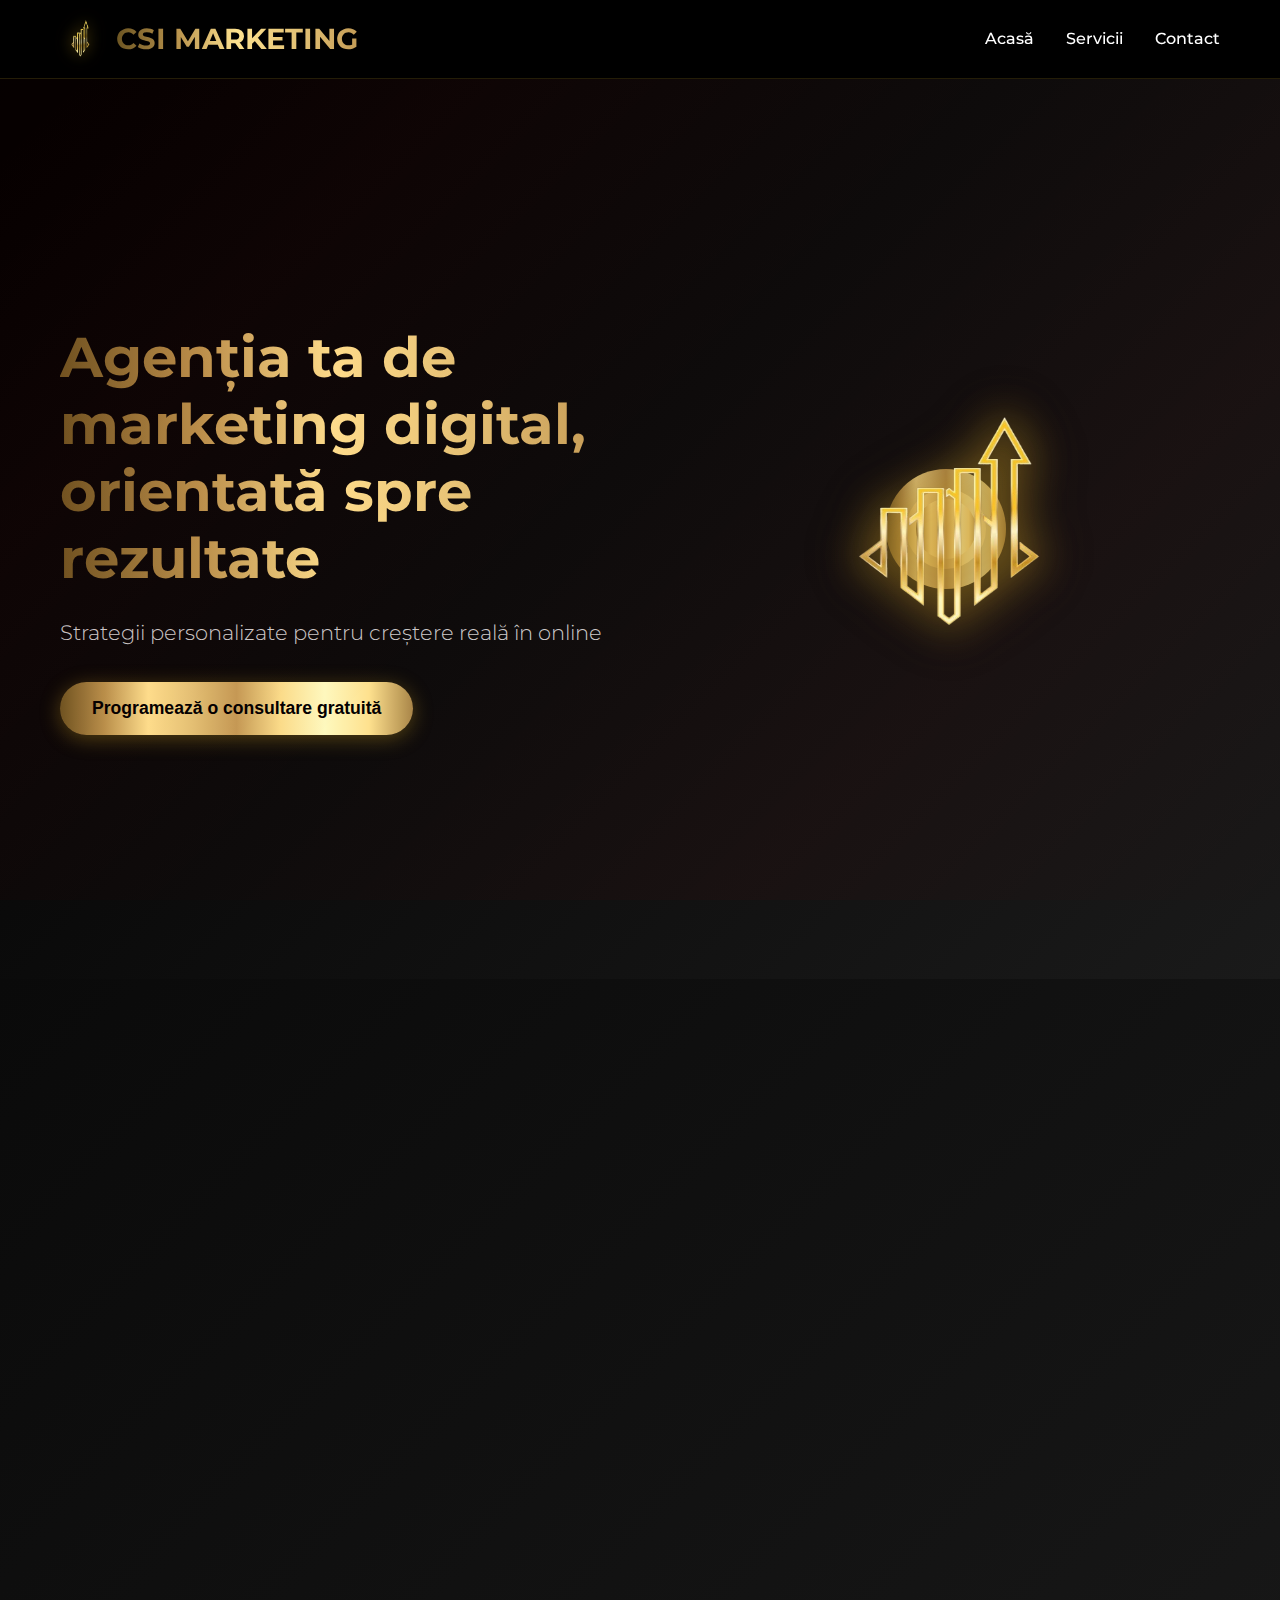
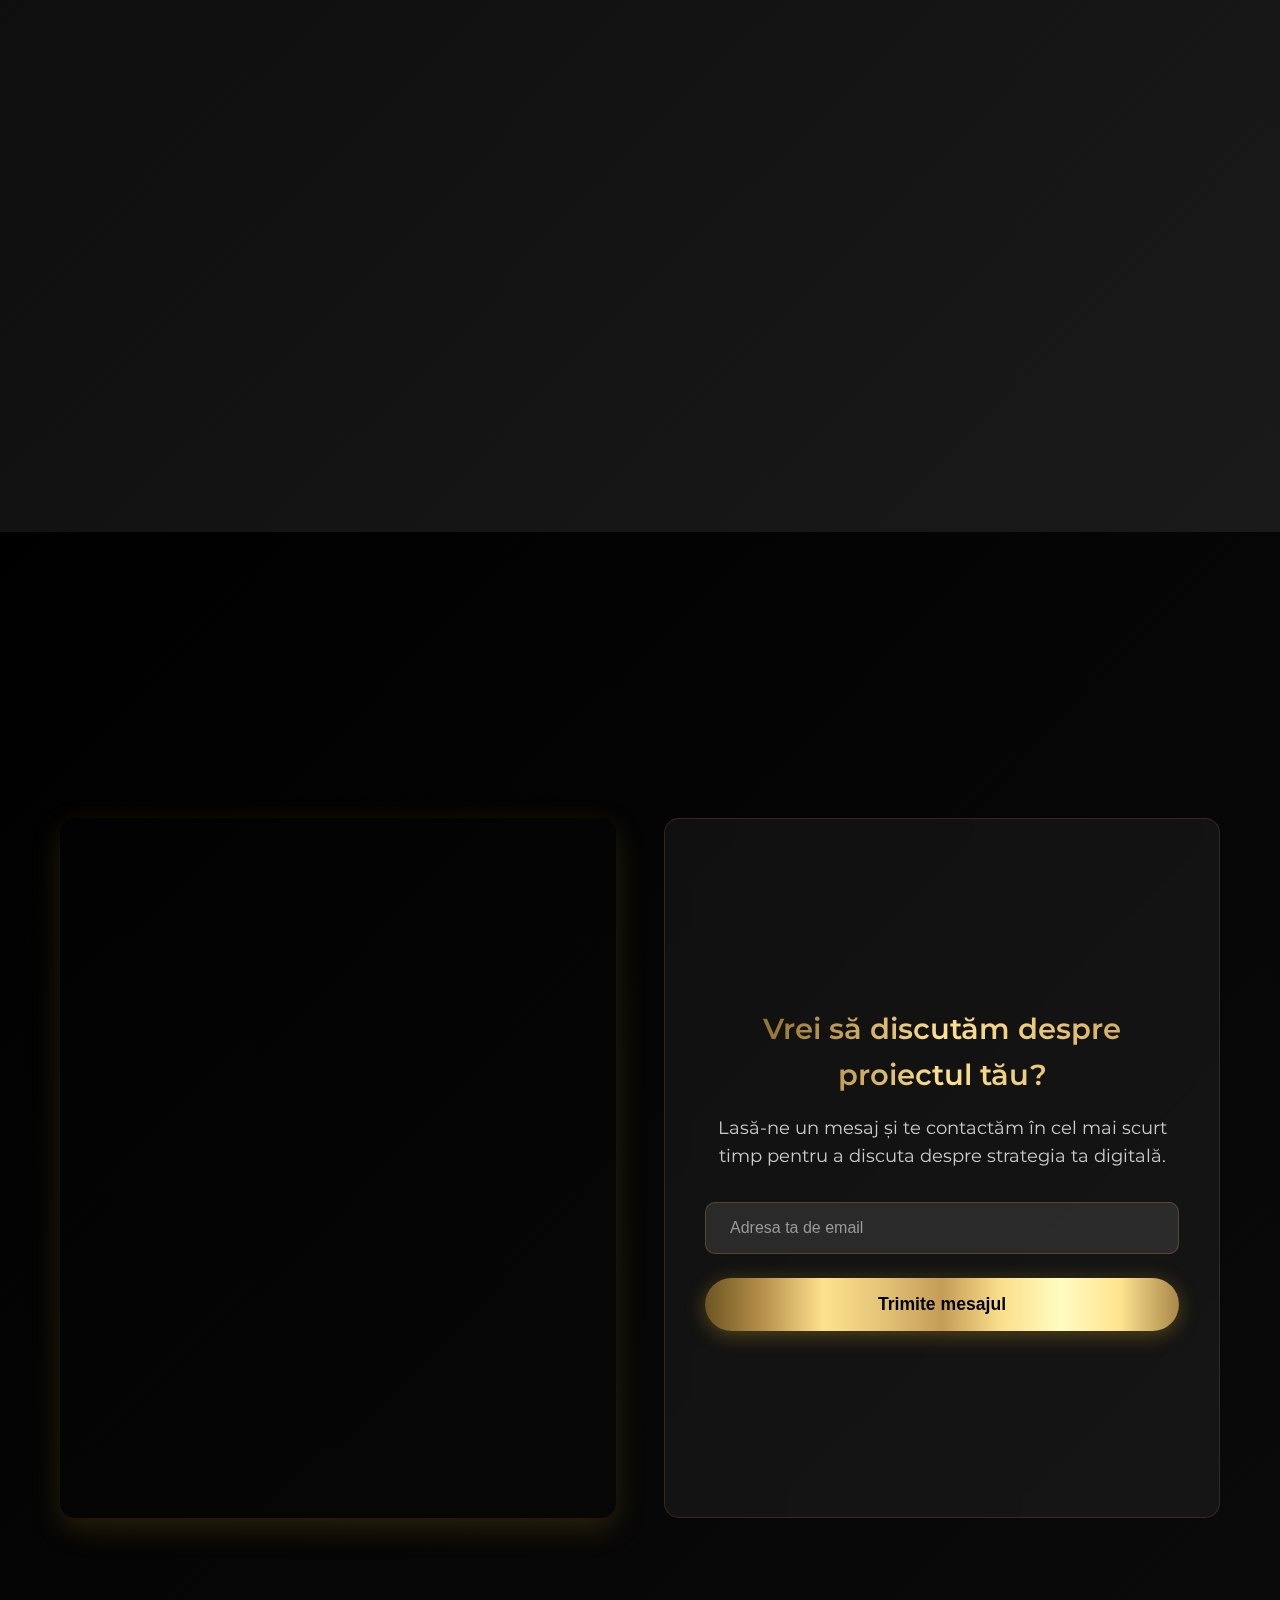
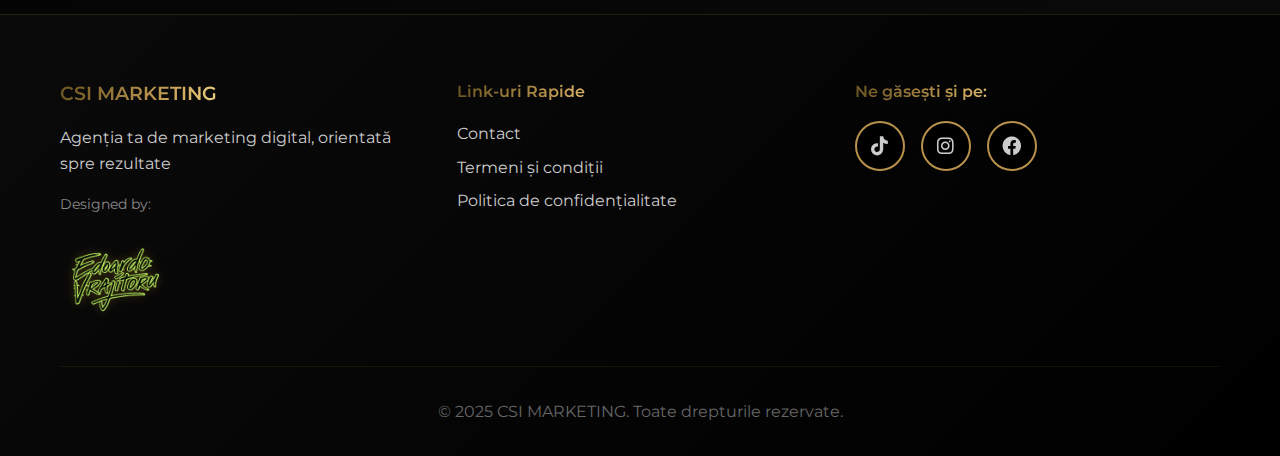
<file: AgMk/index.html>
<!DOCTYPE html>
<html lang="ro">
<head>
    <meta charset="UTF-8">
    <meta name="viewport" content="width=device-width, initial-scale=1.0">
    <title>CSI MARKETING - Agenția ta de marketing digital, orientată spre rezultate</title>
    <link rel="stylesheet" href="styles.css">
    <link href="https://fonts.googleapis.com/css2?family=Montserrat:wght@300;400;500;600;700&display=swap" rel="stylesheet">
    <link rel="stylesheet" href="https://cdnjs.cloudflare.com/ajax/libs/font-awesome/6.0.0/css/all.min.css">
</head>
<body>
    <!-- Navigation -->
    <nav class="navbar">
        <div class="nav-container">
            <div class="nav-logo">
                <div class="logo-icon">
                    <img src="assets/logo.png" alt="CSI MARKETING Logo" width="40" height="40">
                </div>
                <h2>CSI MARKETING</h2>
            </div>
            <ul class="nav-menu">
                <li><a href="#home">Acasă</a></li>
                <li><a href="#services">Servicii</a></li>
                <li><a href="#contact">Contact</a></li>
            </ul>
            <div class="hamburger">
                <span></span>
                <span></span>
                <span></span>
            </div>
        </div>
    </nav>

    <!-- Hero Section -->
    <section id="home" class="hero">
        <div class="hero-container">
            <div class="hero-content">
                <h1 class="hero-title">Agenția ta de marketing digital, orientată spre rezultate</h1>
                <p class="hero-subtitle">Strategii personalizate pentru creștere reală în online</p>
                <button class="cta-button" onclick="openCalendly()">
                    Programează o consultare gratuită
                </button>
            </div>
            <div class="hero-visual">
                <div class="floating-elements">
                    <div class="hero-logo">
                        <img src="assets/logo.png" alt="CSI MARKETING Logo" width="400" height="230">
                    </div>
                    <div class="element element-1"></div>
                    <div class="element element-2"></div>
                    <div class="element element-3"></div>
                </div>
            </div>
        </div>
    </section>

    <!-- Services Section -->
    <section id="services" class="services">
        <div class="container">
            <h2 class="section-title">Serviciile Noastre</h2>
            <div class="services-grid">
                <div class="service-card">
                    <div class="service-icon">
                        <i class="fas fa-ad"></i>
                    </div>
                    <h3>AD Management</h3>
                    <ul>
                        <li>Creare și optimizare campanii plătite (Meta Ads, Google Ads etc.)</li>
                        <li>Targetare avansată a audienței</li>
                        <li>Monitorizare și raportare săptămânală</li>
                    </ul>
                </div>

                <div class="service-card">
                    <div class="service-icon">
                        <i class="fas fa-share-alt"></i>
                    </div>
                    <h3>SMM – Social Media Management</h3>
                    <ul>
                        <li>Gestionarea conturilor IG, TikTok, Meta</li>
                        <li>Postări regulate & texte adaptate algoritmului</li>
                        <li>Creștere organică a comunității</li>
                    </ul>
                </div>

                <div class="service-card">
                    <div class="service-icon">
                        <i class="fas fa-search"></i>
                    </div>
                    <h3>SEO</h3>
                    <ul>
                        <li>Optimizare on-page & off-page</li>
                        <li>Cercetare de cuvinte-cheie</li>
                        <li>Monitorizarea performanței organice</li>
                    </ul>
                </div>

                <div class="service-card">
                    <div class="service-icon">
                        <i class="fas fa-chart-line"></i>
                    </div>
                    <h3>Marketing Management</h3>
                    <ul>
                        <li>Creare strategii personalizate de marketing</li>
                        <li>Planificare, coordonare & analiză de conținut</li>
                        <li>Integrare perfectă cu echipa SMM sau ca serviciu separat</li>
                    </ul>
                </div>
            </div>
        </div>
    </section>

    <!-- Calendar Section -->
    <section id="contact" class="calendar-section">
        <div class="container">
            <h2 class="section-title">Hai să discutăm strategia ta digitală</h2>
            <p class="calendar-subtitle">Alege ziua și ora potrivită pentru tine</p>
            <div class="calendar-contact-container">
                <div class="calendar-wrapper">
                    <div class="calendly-inline-widget" data-url="https://calendly.com/your-calendly-link" style="min-width:320px;height:700px;"></div>
                </div>
                <div class="contact-form-wrapper">
                    <div class="contact-content">
                        <h3>Vrei să discutăm despre proiectul tău?</h3>
                        <p>Lasă-ne un mesaj și te contactăm în cel mai scurt timp pentru a discuta despre strategia ta digitală.</p>
                        <form class="contact-form">
                            <div class="form-group">
                                <input type="email" id="email" name="email" placeholder="Adresa ta de email" required>
                            </div>
                            <button type="submit" class="contact-button">Trimite mesajul</button>
                        </form>
                    </div>
                </div>
            </div>
        </div>
    </section>

    <!-- Footer -->
    <footer class="footer">
        <div class="container">
            <div class="footer-content">
                <div class="footer-section">
                    <h3>CSI MARKETING</h3>
                    <p>Agenția ta de marketing digital, orientată spre rezultate</p>
                    <div class="designer-credit">
                        <div class="designer-text">
                            <span>Designed by:</span>
                        </div>
                        <div class="designer-logo">
                            <a href="https://edi765.github.io/portofoliu-/acasa.html" target="_blank" rel="noopener noreferrer">
                                <img src="assets/designer-logo.png" alt="Designer Logo" width="110" height="110">
                            </a>
                        </div>
                    </div>
                </div>
                
                <div class="footer-section">
                    <h4>Link-uri Rapide</h4>
                    <ul>
                        <li><a href="#contact">Contact</a></li>
                        <li><a href="terms.html">Termeni și condiții</a></li>
                        <li><a href="privacy.html">Politica de confidențialitate</a></li>
                    </ul>
                </div>

                <div class="footer-section">
                    <h4>Ne găsești și pe:</h4>
                    <div class="social-links">
                        <a href="https://tiktok.com/@your-handle" target="_blank" class="social-link">
                            <i class="fab fa-tiktok"></i>
                        </a>
                        <a href="https://instagram.com/your-handle" target="_blank" class="social-link">
                            <i class="fab fa-instagram"></i>
                        </a>
                        <a href="https://facebook.com/your-page" target="_blank" class="social-link">
                            <i class="fab fa-facebook"></i>
                        </a>
                    </div>
                </div>
            </div>
            
            <div class="footer-bottom">
                <p>&copy; 2025 CSI MARKETING. Toate drepturile rezervate.</p>
            </div>
        </div>
    </footer>

    <script src="script.js"></script>
    <script async src="https://assets.calendly.com/assets/external/widget.js"></script>
</body>
</html>
</file>
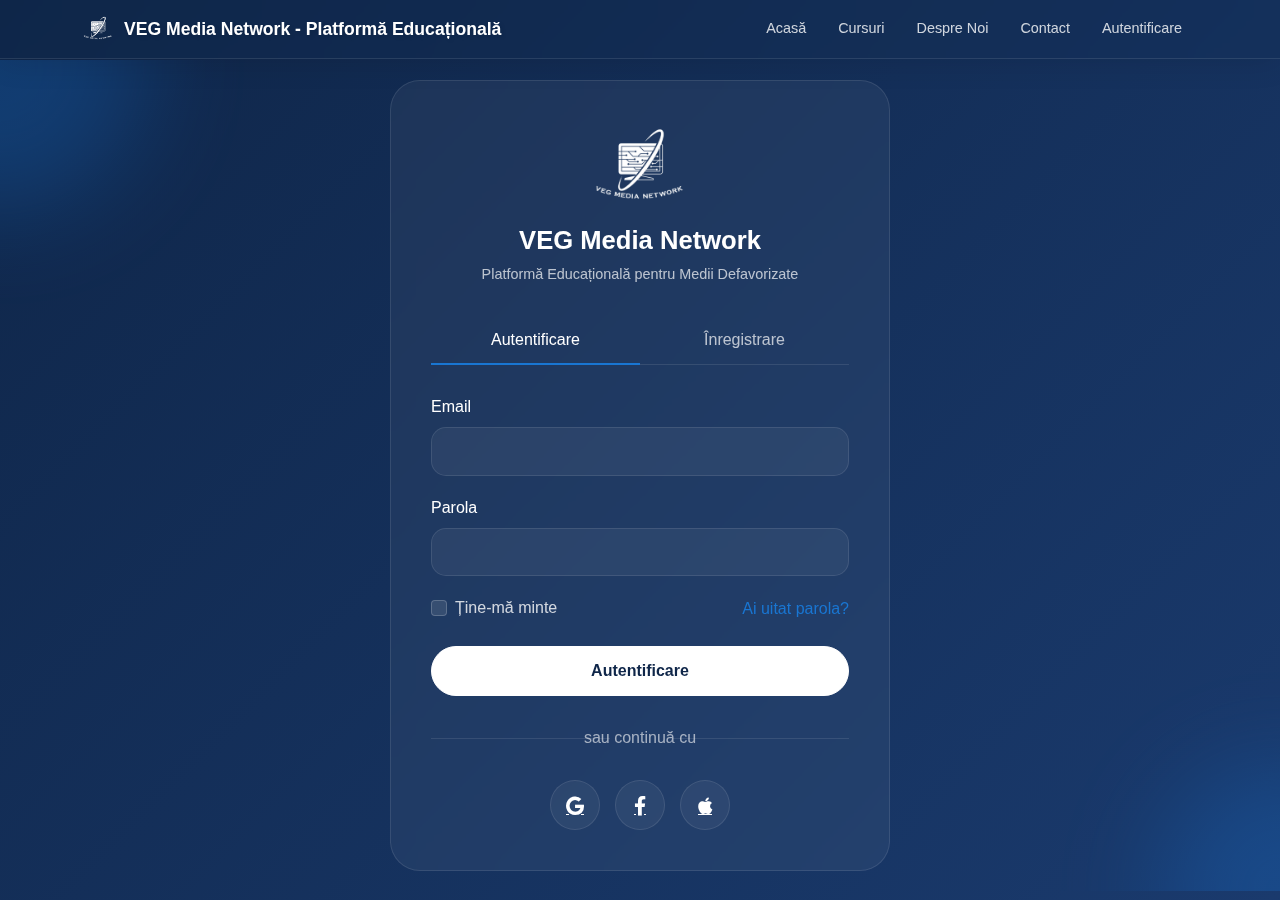
<file: autentificare.html>
<!DOCTYPE html>
<html lang="ro">
<head>
    <meta charset="UTF-8">
    <meta name="viewport" content="width=device-width, initial-scale=1.0">
    <title>Autentificare - VEG MEDIA NETWORK</title>
    <link href="https://cdn.jsdelivr.net/npm/bootstrap@5.3.2/dist/css/bootstrap.min.css" rel="stylesheet">
    <link rel="stylesheet" href="https://cdnjs.cloudflare.com/ajax/libs/font-awesome/6.0.0/css/all.min.css">
    <style>
        body {
            background: linear-gradient(135deg, #0f2649 0%, #1a3a6d 100%);
            min-height: 100vh;
            color: #ffffff;
            font-family: 'Segoe UI', Tahoma, Geneva, Verdana, sans-serif;
            padding-top: 60px;
        }

        .navbar {
            background: rgba(15, 38, 73, 0.15) !important;
            backdrop-filter: blur(8px);
            -webkit-backdrop-filter: blur(8px);
            box-shadow: 0 4px 30px rgba(0, 0, 0, 0.1);
            padding: 0.5rem 0;
            border-bottom: 1px solid rgba(255, 255, 255, 0.1);
            transition: all 0.3s ease;
        }

        .navbar.scrolled {
            background: rgba(15, 38, 73, 0.35) !important;
        }

        .navbar-brand {
            display: flex;
            align-items: center;
            gap: 10px;
            font-size: 1.1rem;
            font-weight: 600;
            color: #ffffff !important;
            text-shadow: 2px 2px 4px rgba(0, 0, 0, 0.1);
            padding: 0.3rem 0;
            transition: all 0.3s ease;
        }

        .navbar-brand:hover {
            transform: translateY(-2px);
        }

        .navbar-brand img {
            width: 32px;
            height: 32px;
            object-fit: contain;
            transition: all 0.3s ease;
        }

        .navbar-brand:hover img {
            transform: rotate(360deg);
        }

        .navbar-brand div {
            display: flex;
            flex-direction: row;
            align-items: center;
            gap: 0.5rem;
            position: relative;
            white-space: nowrap;
        }

        .nav-link {
            color: rgba(255, 255, 255, 0.8) !important;
            font-weight: 500;
            padding: 0.4rem 0.8rem !important;
            margin: 0 0.2rem;
            border-radius: 6px;
            transition: all 0.3s ease;
            position: relative;
            font-size: 0.9rem;
            overflow: hidden;
        }

        .nav-link:hover {
            color: #ffffff !important;
            background: rgba(255, 255, 255, 0.1);
            transform: translateY(-2px);
        }

        .nav-link.active {
            color: #ffffff !important;
            background: rgba(25, 118, 210, 0.2);
            border: 1px solid rgba(25, 118, 210, 0.3);
        }

        .nav-link.active::after {
            content: '';
            position: absolute;
            bottom: 0;
            left: 50%;
            transform: translateX(-50%);
            width: 20px;
            height: 2px;
            background: #1976D2;
            border-radius: 2px;
        }

        .navbar-toggler {
            border: 1px solid rgba(255, 255, 255, 0.1);
            padding: 0.5rem;
            border-radius: 8px;
            transition: all 0.3s ease;
        }

        .navbar-toggler:hover {
            background: rgba(255, 255, 255, 0.1);
        }

        .navbar-toggler:focus {
            box-shadow: none;
            border-color: rgba(25, 118, 210, 0.5);
        }

        .navbar-toggler-icon {
            background-image: url("data:image/svg+xml,%3csvg xmlns='http://www.w3.org/2000/svg' viewBox='0 0 30 30'%3e%3cpath stroke='rgba(255, 255, 255, 0.8)' stroke-linecap='round' stroke-miterlimit='10' stroke-width='2' d='M4 7h22M4 15h22M4 23h22'/%3e%3c/svg%3e");
        }

        @media (max-width: 991px) {
            .navbar-brand {
                font-size: 1rem;
            }

            .navbar-brand div {
                white-space: normal;
            }

            .navbar-collapse {
                background: rgba(15, 38, 73, 0.25);
                backdrop-filter: blur(8px);
                -webkit-backdrop-filter: blur(8px);
                border-radius: 15px;
                padding: 1rem;
                margin-top: 1rem;
                border: 1px solid rgba(255, 255, 255, 0.1);
            }

            .nav-link {
                padding: 0.8rem 1.2rem !important;
                margin: 0.2rem 0;
            }

            .nav-link.active::after {
                width: 30px;
            }
        }

        .auth-container {
            flex: 1;
            display: flex;
            align-items: center;
            justify-content: center;
            padding: 0;
            position: relative;
            overflow: hidden;
            min-height: calc(100vh - 76px); /* Înălțimea viewport minus înălțimea navbar */
        }

        .container {
            display: flex;
            justify-content: center;
            align-items: center;
            height: 100%;
        }

        .auth-container::before {
            content: '';
            position: absolute;
            width: 300px;
            height: 300px;
            background: linear-gradient(45deg, #1976D2, #1565C0);
            border-radius: 50%;
            top: -150px;
            left: -150px;
            filter: blur(50px);
            opacity: 0.3;
            animation: float 8s infinite;
        }

        .auth-container::after {
            content: '';
            position: absolute;
            width: 250px;
            height: 250px;
            background: linear-gradient(45deg, #1565C0, #1976D2);
            border-radius: 50%;
            bottom: -125px;
            right: -125px;
            filter: blur(50px);
            opacity: 0.3;
            animation: float 10s infinite reverse;
        }

        @keyframes float {
            0% { transform: translate(0, 0) rotate(0deg); }
            50% { transform: translate(30px, 20px) rotate(180deg); }
            100% { transform: translate(0, 0) rotate(360deg); }
        }

        .auth-card {
            background: rgba(255, 255, 255, 0.05);
            backdrop-filter: blur(10px);
            border: 1px solid rgba(255, 255, 255, 0.1);
            border-radius: 30px;
            padding: 40px;
            width: 100%;
            max-width: 500px;
            position: relative;
            overflow: hidden;
            z-index: 1;
            margin: 20px;
        }

        .auth-card::before {
            content: '';
            position: absolute;
            top: 0;
            left: 0;
            right: 0;
            height: 100%;
            background: linear-gradient(45deg, transparent, rgba(255, 255, 255, 0.1), transparent);
            transform: translateX(-100%);
            transition: 0.6s;
        }

        .auth-card:hover::before {
            transform: translateX(100%);
        }

        .auth-logo {
            text-align: center;
            margin-bottom: 30px;
        }

        .auth-logo img {
            width: 100px;
            height: auto;
            margin-bottom: 15px;
        }

        .auth-logo h2 {
            font-size: 1.6rem;
            font-weight: 600;
            color: white;
            margin: 0;
        }

        .auth-logo p {
            color: rgba(255, 255, 255, 0.7);
            font-size: 0.9rem;
            max-width: 400px;
            margin: 0.5rem auto;
        }

        .auth-tabs {
            display: flex;
            margin-bottom: 30px;
            border-bottom: 1px solid rgba(255, 255, 255, 0.1);
        }

        .auth-tab {
            padding: 12px 25px;
            font-size: 1rem;
            color: rgba(255, 255, 255, 0.7);
            cursor: pointer;
            transition: all 0.3s ease;
            position: relative;
            text-align: center;
            flex: 1;
        }

        .auth-tab.active {
            color: white;
        }

        .auth-tab.active::after {
            content: '';
            position: absolute;
            bottom: -1px;
            left: 0;
            width: 100%;
            height: 2px;
            background: #1976D2;
        }

        .auth-form {
            margin-top: 20px;
        }

        .form-control {
            background: rgba(255, 255, 255, 0.05);
            border: 1px solid rgba(255, 255, 255, 0.1);
            color: white;
            border-radius: 15px;
            padding: 12px 18px;
            font-size: 0.95rem;
            transition: all 0.3s ease;
            margin-bottom: 20px;
        }

        .form-control:focus {
            background: rgba(255, 255, 255, 0.1);
            border-color: #1976D2;
            color: white;
            box-shadow: 0 0 15px rgba(25, 118, 210, 0.3);
        }

        .form-control::placeholder {
            color: rgba(255, 255, 255, 0.6);
        }

        .input-group {
            margin-bottom: 20px;
            position: relative;
        }

        .input-group-text {
            background: rgba(255, 255, 255, 0.05);
            border: 1px solid rgba(255, 255, 255, 0.1);
            color: rgba(255, 255, 255, 0.7);
            border-radius: 15px 0 0 15px;
            width: 45px;
            justify-content: center;
        }

        .input-group .form-control {
            border-radius: 0 15px 15px 0;
            margin-bottom: 0;
        }

        .btn-primary {
            background: #ffffff !important;
            border: 1px solid #ffffff !important;
            color: #0f2649 !important;
            padding: 12px 30px;
            border-radius: 50px;
            font-weight: 600;
            transition: all 0.3s ease;
            width: 100%;
        }

        .btn-primary:hover {
            background: #f8f9fa !important;
            transform: translateY(-3px);
            box-shadow: 0 8px 25px rgba(255, 255, 255, 0.3);
        }

        .btn-outline-primary {
            background: transparent !important;
            border: 1px solid #ffffff !important;
            color: #ffffff !important;
            padding: 12px 30px;
            border-radius: 50px;
            font-weight: 600;
            transition: all 0.3s ease;
            width: 100%;
        }

        .btn-outline-primary:hover {
            background: #ffffff !important;
            color: #0f2649 !important;
            transform: translateY(-3px);
            box-shadow: 0 8px 25px rgba(255, 255, 255, 0.3);
        }

        .auth-separator {
            text-align: center;
            margin: 30px 0;
            position: relative;
            color: rgba(255, 255, 255, 0.6);
        }

        .auth-separator::before,
        .auth-separator::after {
            content: '';
            position: absolute;
            top: 50%;
            width: calc(50% - 30px);
            height: 1px;
            background: rgba(255, 255, 255, 0.1);
        }

        .auth-separator::before {
            left: 0;
        }

        .auth-separator::after {
            right: 0;
        }

        .social-auth {
            display: flex;
            gap: 15px;
            justify-content: center;
            margin-top: 20px;
        }

        .social-auth-btn {
            width: 50px;
            height: 50px;
            border-radius: 50%;
            display: flex;
            align-items: center;
            justify-content: center;
            background: rgba(255, 255, 255, 0.05);
            border: 1px solid rgba(255, 255, 255, 0.1);
            color: white;
            font-size: 1.2rem;
            transition: all 0.3s ease;
            position: relative;
            overflow: hidden;
        }

        .social-auth-btn::before {
            content: '';
            position: absolute;
            width: 100%;
            height: 100%;
            background: linear-gradient(45deg, transparent, rgba(255, 255, 255, 0.1), transparent);
            transform: translateX(-100%);
            transition: 0.3s;
        }

        .social-auth-btn:hover {
            transform: translateY(-3px) rotate(360deg);
            background: rgba(255, 255, 255, 0.1);
            color: white;
        }

        .social-auth-btn:hover::before {
            transform: translateX(100%);
        }

        .form-check-input {
            background-color: rgba(255, 255, 255, 0.1);
            border-color: rgba(255, 255, 255, 0.2);
        }

        .form-check-input:checked {
            background-color: #1976D2;
            border-color: #1976D2;
        }

        .form-check-label {
            color: rgba(255, 255, 255, 0.8);
        }

        .auth-footer {
            text-align: center;
            margin-top: 30px;
            color: rgba(255, 255, 255, 0.7);
        }

        .auth-footer a {
            color: #1976D2;
            text-decoration: none;
            transition: all 0.3s ease;
        }

        .auth-footer a:hover {
            color: white;
        }

        @media (max-width: 768px) {
            .auth-card {
                margin: 15px;
                padding: 25px;
                max-width: 400px;
            }

            .auth-tab {
                padding: 10px 15px;
                font-size: 0.95rem;
            }

            .auth-logo img {
                width: 80px;
            }

            .auth-logo h2 {
                font-size: 1.4rem;
            }

            .auth-logo p {
                font-size: 0.85rem;
            }
        }

        .dropdown-menu {
            background: rgba(15, 38, 73, 0.95);
            backdrop-filter: blur(10px);
            border: 1px solid rgba(255, 255, 255, 0.1);
            border-radius: 15px;
            padding: 10px;
            margin-top: 10px;
            box-shadow: 0 8px 32px rgba(0, 0, 0, 0.1);
        }

        .dropdown-item {
            color: rgba(255, 255, 255, 0.8);
            padding: 10px 15px;
            border-radius: 8px;
            transition: all 0.3s ease;
            display: flex;
            align-items: center;
            gap: 10px;
        }

        .dropdown-item:hover {
            background: rgba(255, 255, 255, 0.1);
            color: #ffffff;
            transform: translateX(5px);
        }

        .dropdown-item i {
            width: 20px;
            text-align: center;
        }

        .dropdown-divider {
            border-color: rgba(255, 255, 255, 0.1);
            margin: 0.5rem 0;
        }

        .text-danger {
            color: #ff6b6b !important;
        }

        .text-danger:hover {
            background: rgba(255, 107, 107, 0.1) !important;
        }

        #userDropdown {
            position: relative;
        }

        #userDropdown .nav-link {
            display: flex;
            align-items: center;
            gap: 8px;
        }

        #userDropdown .nav-link i {
            font-size: 1.2rem;
        }

        #userName {
            display: none;
        }

        @media (min-width: 768px) {
            #userName {
                display: inline;
            }
        }

        /* Logout Button Style */
        .dropdown-menu .dropdown-item[onclick="logout(event)"] {
            color: #ff4d4d;
        }

        .dropdown-menu .dropdown-item[onclick="logout(event)"] i {
            color: #ff4d4d;
        }

        .dropdown-menu .dropdown-item[onclick="logout(event)"]:hover {
            background: rgba(255, 77, 77, 0.1);
        }

        @keyframes dropdownFade {
            from {
                opacity: 0;
                transform: translateY(-10px);
            }
            to {
                opacity: 1;
                transform: translateY(0);
            }
        }
    </style>
</head>
<body>
    <!-- Navbar -->
    <nav class="navbar navbar-expand-lg navbar-dark fixed-top">
        <div class="container">
            <a class="navbar-brand" href="../index.html">
                <img src="../images/logo.png" alt="VEG Media Network Logo">
                <div>
                    VEG Media Network - Platformă Educațională
                </div>
            </a>
            <button class="navbar-toggler" type="button" data-bs-toggle="collapse" data-bs-target="#navbarNav">
                <span class="navbar-toggler-icon"></span>
            </button>
            <div class="collapse navbar-collapse" id="navbarNav">
                <ul class="navbar-nav ms-auto">
                    <li class="nav-item">
                        <a class="nav-link" href="../index.html">Acasă</a>
                    </li>
                    <li class="nav-item">
                        <a class="nav-link" href="cursuri.html">Cursuri</a>
                    </li>
                    <li class="nav-item">
                        <a class="nav-link" href="despre.html">Despre Noi</a>
                    </li>
                    <li class="nav-item">
                        <a class="nav-link" href="contact.html">Contact</a>
                    </li>
                    <li class="nav-item dropdown">
                        <a class="nav-link dropdown-toggle account-btn" href="#" role="button" data-bs-toggle="dropdown" style="display: none;">
                            <i class="fas fa-user-circle"></i>
                            <span id="userName">Cont</span>
                        </a>
                        <ul class="dropdown-menu dropdown-menu-end">
                            <li><a class="dropdown-item" href="profil.html"><i class="fas fa-user"></i> Profilul meu</a></li>
                            <li><a class="dropdown-item" href="cursuri-mele.html"><i class="fas fa-book"></i> Cursurile mele</a></li>
                            <li><a class="dropdown-item" href="certificate.html"><i class="fas fa-certificate"></i> Certificate</a></li>
                            <li><a class="dropdown-item" href="setari.html"><i class="fas fa-cog"></i> Setări</a></li>
                            <li><hr class="dropdown-divider"></li>
                            <li><a class="dropdown-item" href="#" onclick="logout(event)"><i class="fas fa-sign-out-alt"></i> Deconectare</a></li>
                        </ul>
                    </li>
                    <li class="nav-item">
                        <a class="nav-link auth-btn" href="autentificare.html">Autentificare</a>
                    </li>
                </ul>
            </div>
        </div>
    </nav>

    <!-- Authentication Container -->
    <div class="auth-container">
        <div class="container">
            <div class="auth-card">
                <div class="auth-logo">
                    <img src="../images/logo.png" alt="VEG Media Network Logo">
                    <h2>VEG Media Network</h2>
                    <p>Platformă Educațională pentru Medii Defavorizate</p>
                </div>

                <div class="auth-tabs">
                    <div class="auth-tab active" onclick="switchTab(this, 'login')">Autentificare</div>
                    <div class="auth-tab" onclick="switchTab(this, 'register')">Înregistrare</div>
                </div>

                <!-- Login Form -->
                <div id="login" class="auth-form">
                    <form id="loginForm" onsubmit="handleLogin(event)" class="needs-validation" novalidate>
                        <div class="mb-3">
                            <label for="email" class="form-label">Email</label>
                            <input type="email" class="form-control" id="email" required>
                            <div class="invalid-feedback">
                                Te rugăm să introduci un email valid.
                            </div>
                        </div>
                        <div class="mb-3">
                            <label for="password" class="form-label">Parola</label>
                            <input type="password" class="form-control" id="password" required>
                            <div class="invalid-feedback">
                                Te rugăm să introduci parola.
                            </div>
                        </div>
                        <div class="d-flex justify-content-between align-items-center mb-4">
                            <div class="form-check">
                                <input type="checkbox" class="form-check-input" id="rememberMe">
                                <label class="form-check-label" for="rememberMe">Ține-mă minte</label>
                            </div>
                            <a href="#" class="text-decoration-none" style="color: #1976D2;">Ai uitat parola?</a>
                        </div>
                        <button type="submit" class="btn btn-primary">Autentificare</button>
                    </form>

                    <div class="auth-separator">sau continuă cu</div>

                    <div class="social-auth">
                        <a href="#" class="social-auth-btn" title="Google">
                            <i class="fab fa-google"></i>
                        </a>
                        <a href="#" class="social-auth-btn" title="Facebook">
                            <i class="fab fa-facebook-f"></i>
                        </a>
                        <a href="#" class="social-auth-btn" title="Apple">
                            <i class="fab fa-apple"></i>
                        </a>
                    </div>
                </div>

                <!-- Register Form -->
                <div id="register" class="auth-form" style="display: none;">
                    <form onsubmit="handleRegister(event)">
                        <div class="input-group">
                            <span class="input-group-text">
                                <i class="fas fa-user"></i>
                            </span>
                            <input type="text" class="form-control" name="name" placeholder="Nume complet" required>
                        </div>
                        <div class="input-group">
                            <span class="input-group-text">
                                <i class="fas fa-envelope"></i>
                            </span>
                            <input type="email" class="form-control" name="email" placeholder="Email" required>
                        </div>
                        <div class="input-group">
                            <span class="input-group-text">
                                <i class="fas fa-phone"></i>
                            </span>
                            <input type="tel" class="form-control" name="phone" placeholder="Telefon">
                        </div>
                        <div class="input-group">
                            <span class="input-group-text">
                                <i class="fas fa-lock"></i>
                            </span>
                            <input type="password" class="form-control" name="password" placeholder="Parolă" required>
                        </div>
                        <div class="input-group">
                            <span class="input-group-text">
                                <i class="fas fa-lock"></i>
                            </span>
                            <input type="password" class="form-control" name="confirmPassword" placeholder="Confirmă parola" required>
                        </div>
                        <div class="form-check mb-4">
                            <input type="checkbox" class="form-check-input" id="terms" required>
                            <label class="form-check-label" for="terms">
                                Sunt de acord cu <a href="#" style="color: #1976D2;">Termenii și Condițiile</a>
                            </label>
                        </div>
                        <button type="submit" class="btn btn-primary">Înregistrare</button>
                    </form>

                    <div class="auth-separator">sau continuă cu</div>

                    <div class="social-auth">
                        <a href="#" class="social-auth-btn" title="Google">
                            <i class="fab fa-google"></i>
                        </a>
                        <a href="#" class="social-auth-btn" title="Facebook">
                            <i class="fab fa-facebook-f"></i>
                        </a>
                        <a href="#" class="social-auth-btn" title="Apple">
                            <i class="fab fa-apple"></i>
                        </a>
                    </div>
                </div>
            </div>
        </div>
    </div>

    <script src="https://cdn.jsdelivr.net/npm/bootstrap@5.3.2/dist/js/bootstrap.bundle.min.js"></script>
    <script>
        // Funcție pentru comutarea între formularele de autentificare și înregistrare
        function switchTab(tab, formId) {
            document.querySelectorAll('.auth-tab').forEach(t => t.classList.remove('active'));
            tab.classList.add('active');
            
            document.querySelectorAll('.auth-form').forEach(form => form.style.display = 'none');
            document.getElementById(formId).style.display = 'block';
        }

        // Funcție pentru validarea emailului
        function validateEmail(email) {
            const re = /^(([^<>()\[\]\\.,;:\s@"]+(\.[^<>()\[\]\\.,;:\s@"]+)*)|(".+"))@((\[[0-9]{1,3}\.[0-9]{1,3}\.[0-9]{1,3}\.[0-9]{1,3}])|(([a-zA-Z\-0-9]+\.)+[a-zA-Z]{2,}))$/;
            return re.test(String(email).toLowerCase());
        }

        // Funcție pentru validarea parolei
        function validatePassword(password) {
            return password.length >= 6;
        }

        // Funcție pentru afișarea mesajelor de eroare
        function showError(message, formId) {
            const form = document.getElementById(formId);
            let errorDiv = form.querySelector('.error-message');
            
            if (!errorDiv) {
                errorDiv = document.createElement('div');
                errorDiv.className = 'error-message alert alert-danger mt-3';
                form.insertBefore(errorDiv, form.firstChild);
            }
            
            errorDiv.textContent = message;
            setTimeout(() => {
                errorDiv.remove();
            }, 5000);
        }

        // Funcție pentru autentificare
        function handleLogin(event) {
            event.preventDefault();
            console.log('Încercare de autentificare...'); // Debug

            const emailInput = document.getElementById('email');
            const passwordInput = document.getElementById('password');
            const email = emailInput.value;
            const password = passwordInput.value;
            const rememberMe = document.getElementById('rememberMe').checked;

            console.log('Email introdus:', email); // Debug
            console.log('Parolă introdusă:', password ? '***' : 'lipsă'); // Debug

            if (!validateEmail(email)) {
                showError('Vă rugăm să introduceți o adresă de email validă.', 'login');
                return;
            }

            const users = JSON.parse(localStorage.getItem('users') || '[]');
            console.log('Utilizatori găsiți:', users.length); // Debug

            const user = users.find(u => u.email === email && u.password === password);
            console.log('Utilizator găsit:', user ? 'da' : 'nu'); // Debug

            if (!user) {
                showError('Email sau parolă incorectă.', 'login');
                return;
            }

            // Salvează starea de autentificare
            const authState = {
                isAuthenticated: true,
                user: {
                    name: user.name,
                    email: user.email
                }
            };

            console.log('Salvare authState:', authState); // Debug

            if (rememberMe) {
                localStorage.setItem('authState', JSON.stringify(authState));
                console.log('Salvat în localStorage'); // Debug
            } else {
                sessionStorage.setItem('authState', JSON.stringify(authState));
                console.log('Salvat în sessionStorage'); // Debug
            }

            // Redirecționează către pagina principală
            console.log('Redirecționare către index.html...'); // Debug
            window.location.href = '../index.html';
        }

        // Funcție pentru înregistrare
        function handleRegister(event) {
            event.preventDefault();
            const formData = new FormData(event.target);
            const name = formData.get('name');
            const email = formData.get('email');
            const phone = formData.get('phone');
            const password = formData.get('password');
            const confirmPassword = formData.get('confirmPassword');

            // Validare
            if (!name || !email || !password || !confirmPassword) {
                showError('Vă rugăm să completați toate câmpurile obligatorii.', 'register');
                return;
            }

            if (!validateEmail(email)) {
                showError('Vă rugăm să introduceți o adresă de email validă.', 'register');
                return;
            }

            if (!validatePassword(password)) {
                showError('Parola trebuie să aibă cel puțin 6 caractere.', 'register');
                return;
            }

            if (password !== confirmPassword) {
                showError('Parolele nu coincid.', 'register');
                return;
            }

            // Verifică dacă emailul există deja
            const users = JSON.parse(localStorage.getItem('users') || '[]');
            if (users.some(user => user.email === email)) {
                showError('Acest email este deja înregistrat.', 'register');
                return;
            }

            // Adaugă utilizatorul nou
            users.push({
                name,
                email,
                phone,
                password
            });

            localStorage.setItem('users', JSON.stringify(users));

            // Autentifică utilizatorul și redirecționează
            const authState = {
                isAuthenticated: true,
                user: {
                    name,
                    email
                }
            };

            sessionStorage.setItem('authState', JSON.stringify(authState));
            window.location.href = '../index.html';
        }

        // Funcție pentru gestionarea deconectării
        function handleLogout() {
            localStorage.removeItem('authState');
            sessionStorage.removeItem('authState');
            window.location.href = 'autentificare.html';
        }

        // Funcție pentru actualizarea interfeței în funcție de starea de autentificare
        function updateAuthUI() {
            const authState = JSON.parse(localStorage.getItem('authState') || sessionStorage.getItem('authState') || '{}');
            const userDropdown = document.getElementById('userDropdown');
            const userName = document.getElementById('userName');
            const loginLink = document.querySelector('a[href="autentificare.html"]');

            if (authState.isAuthenticated) {
                userDropdown.style.display = 'block';
                userName.textContent = authState.user.name;
                if (loginLink) {
                    loginLink.style.display = 'none';
                }
            } else {
                userDropdown.style.display = 'none';
                if (loginLink) {
                    loginLink.style.display = 'block';
                }
            }
        }

        // Adaugă event listeners pentru formulare
        document.addEventListener('DOMContentLoaded', function() {
            const loginForm = document.querySelector('#login');
            const registerForm = document.querySelector('#register');

            loginForm.addEventListener('submit', handleLogin);
            registerForm.addEventListener('submit', handleRegister);

            // Verifică dacă utilizatorul este deja autentificat
            const authState = JSON.parse(localStorage.getItem('authState') || sessionStorage.getItem('authState') || '{}');
            if (authState.isAuthenticated) {
                window.location.href = '../index.html';
            }

            // Actualizează interfața în funcție de starea de autentificare
            updateAuthUI();
        });

        // Adaugă clasa 'scrolled' la navbar când pagina este derulată
        window.addEventListener('scroll', function() {
            if (window.scrollY > 50) {
                document.querySelector('.navbar').classList.add('scrolled');
            } else {
                document.querySelector('.navbar').classList.remove('scrolled');
            }
        });
    </script>
</body>
</html>
</file>
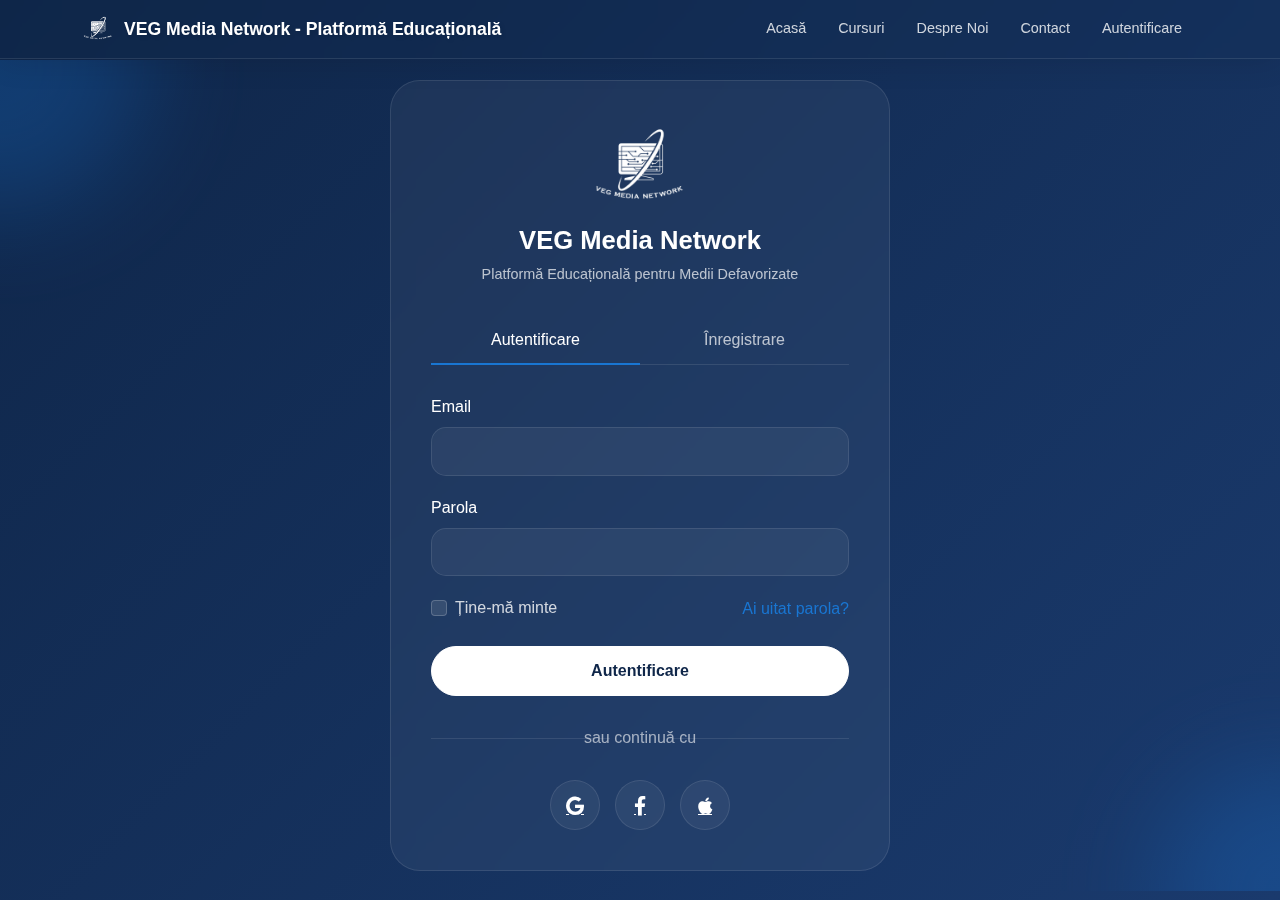
<file: cursuri-mele.html>
<!DOCTYPE html>
<html lang="ro">
<head>
    <meta charset="UTF-8">
    <meta name="viewport" content="width=device-width, initial-scale=1.0">
    <title>Cursurile Mele - VEG Media Network</title>
    <link href="https://cdn.jsdelivr.net/npm/bootstrap@5.3.2/dist/css/bootstrap.min.css" rel="stylesheet">
    <link rel="stylesheet" href="https://cdnjs.cloudflare.com/ajax/libs/font-awesome/6.0.0/css/all.min.css">
    <style>
        :root {
            --primary-color: #ffffff;
            --secondary-color: #0f2649;
            --accent-color: #1a3a6d;
            --text-color: #ffffff;
            --text-secondary: rgba(255, 255, 255, 0.8);
        }

        body {
            background: linear-gradient(135deg, #0f2649 0%, #1a3a6d 100%);
            color: #ffffff;
            font-family: 'Segoe UI', Tahoma, Geneva, Verdana, sans-serif;
            min-height: 100vh;
            padding-top: 80px;
        }

        .navbar {
            background: rgba(15, 38, 73, 0.15) !important;
            backdrop-filter: blur(8px);
            -webkit-backdrop-filter: blur(8px);
            box-shadow: 0 4px 30px rgba(0, 0, 0, 0.1);
            padding: 0.5rem 0;
            border-bottom: 1px solid rgba(255, 255, 255, 0.1);
        }

        .navbar-brand {
            display: flex;
            align-items: center;
            gap: 10px;
            font-size: 1.1rem;
            font-weight: 600;
            color: #ffffff !important;
        }

        .navbar-brand img {
            width: 32px;
            height: 32px;
            object-fit: contain;
        }

        .nav-link {
            color: rgba(255, 255, 255, 0.8) !important;
            font-weight: 500;
            padding: 0.4rem 0.8rem !important;
            margin: 0 0.2rem;
            border-radius: 6px;
            transition: all 0.3s ease;
        }

        .nav-link:hover {
            color: #ffffff !important;
            background: rgba(255, 255, 255, 0.1);
        }

        .nav-link.active {
            color: #ffffff !important;
            background: rgba(255, 255, 255, 0.2);
            border: 1px solid rgba(255, 255, 255, 0.3);
        }

        .courses-container {
            max-width: 1200px;
            margin: 0 auto;
            padding: 2rem;
        }

        .courses-header {
            background: rgba(255, 255, 255, 0.05);
            border-radius: 15px;
            padding: 2rem;
            margin-bottom: 2rem;
            position: relative;
            overflow: hidden;
        }

        .courses-header::before {
            content: '';
            position: absolute;
            top: 0;
            left: 0;
            right: 0;
            height: 100px;
            background: linear-gradient(135deg, var(--primary-color) 0%, var(--accent-color) 100%);
            opacity: 0.1;
        }

        .courses-title {
            font-size: 2.2rem;
            font-weight: 600;
            margin-bottom: 1rem;
            background: linear-gradient(135deg, #ffffff 0%, rgba(255, 255, 255, 0.8) 100%);
            -webkit-background-clip: text;
            -webkit-text-fill-color: transparent;
        }

        .courses-stats {
            display: flex;
            gap: 2rem;
            background: rgba(255, 255, 255, 0.05);
            padding: 1rem;
            border-radius: 12px;
            backdrop-filter: blur(10px);
        }

        .stat-item {
            text-align: center;
            flex: 1;
            position: relative;
        }

        .stat-item:not(:last-child)::after {
            content: '';
            position: absolute;
            right: -1rem;
            top: 50%;
            transform: translateY(-50%);
            height: 40px;
            width: 1px;
            background: rgba(255, 255, 255, 0.1);
        }

        .stat-value {
            font-size: 1.8rem;
            font-weight: 600;
            color: var(--primary-color);
            margin-bottom: 0.3rem;
        }

        .stat-label {
            color: rgba(255, 255, 255, 0.8);
            font-size: 0.9rem;
            font-weight: 500;
        }

        .courses-grid {
            display: grid;
            grid-template-columns: repeat(auto-fill, minmax(300px, 1fr));
            gap: 2rem;
            margin-top: 2rem;
        }

        .course-card {
            background: rgba(255, 255, 255, 0.05);
            border-radius: 15px;
            overflow: hidden;
            transition: all 0.3s ease;
            border: 1px solid rgba(255, 255, 255, 0.1);
        }

        .course-card:hover {
            transform: translateY(-5px);
            box-shadow: 0 10px 30px rgba(0, 0, 0, 0.2);
        }

        .course-image {
            width: 100%;
            height: 160px;
            object-fit: cover;
            border-bottom: 1px solid rgba(255, 255, 255, 0.1);
        }

        .course-content {
            padding: 1.5rem;
        }

        .course-title {
            font-size: 1.2rem;
            font-weight: 600;
            margin-bottom: 0.5rem;
            color: #ffffff;
        }

        .course-description {
            color: rgba(255, 255, 255, 0.8);
            font-size: 0.9rem;
            margin-bottom: 1rem;
            line-height: 1.5;
        }

        .course-progress {
            margin-bottom: 1rem;
        }

        .progress {
            height: 6px;
            background: rgba(255, 255, 255, 0.1);
            border-radius: 3px;
            overflow: hidden;
        }

        .progress-bar {
            background: linear-gradient(90deg, #ffffff, rgba(255, 255, 255, 0.8));
            transition: width 0.3s ease;
        }

        .progress-text {
            font-size: 0.9rem;
            color: rgba(255, 255, 255, 0.8);
            margin-bottom: 0.3rem;
        }

        .course-details {
            display: flex;
            gap: 20px;
            color: rgba(255, 255, 255, 0.6);
            font-size: 0.9rem;
            margin-bottom: 1rem;
        }

        .course-details span {
            display: flex;
            align-items: center;
            gap: 5px;
        }

        .course-actions {
            display: flex;
            gap: 1rem;
        }

        .btn-continue {
            flex: 1;
            background: rgba(255, 255, 255, 0.2);
            border: 1px solid rgba(255, 255, 255, 0.3);
            color: #ffffff;
            padding: 0.8rem;
            border-radius: 8px;
            font-weight: 500;
            transition: all 0.3s ease;
            display: flex;
            align-items: center;
            justify-content: center;
            gap: 0.5rem;
        }

        .btn-continue:hover {
            background: rgba(255, 255, 255, 0.3);
            transform: translateY(-2px);
        }

        .btn-certificate {
            background: rgba(76, 175, 80, 0.2);
            border: 1px solid rgba(76, 175, 80, 0.3);
            color: #4CAF50;
            padding: 0.8rem;
            border-radius: 8px;
            font-weight: 500;
            transition: all 0.3s ease;
            display: flex;
            align-items: center;
            justify-content: center;
            gap: 0.5rem;
        }

        .btn-certificate:hover {
            background: rgba(76, 175, 80, 0.3);
            transform: translateY(-2px);
        }

        .btn-certificate.disabled {
            opacity: 0.5;
            cursor: not-allowed;
            pointer-events: none;
        }

        .empty-state {
            text-align: center;
            padding: 3rem;
            background: rgba(255, 255, 255, 0.05);
            border-radius: 15px;
            margin-top: 2rem;
        }

        .empty-state i {
            font-size: 4rem;
            color: rgba(255, 255, 255, 0.2);
            margin-bottom: 1rem;
        }

        .empty-state h3 {
            font-size: 1.5rem;
            margin-bottom: 1rem;
            color: #ffffff;
        }

        .empty-state p {
            color: rgba(255, 255, 255, 0.8);
            margin-bottom: 1.5rem;
        }

        .btn-browse {
            background: rgba(255, 255, 255, 0.1);
            border: 1px solid rgba(255, 255, 255, 0.2);
            color: #ffffff;
            padding: 0.8rem 1.5rem;
            border-radius: 8px;
            font-weight: 500;
            transition: all 0.3s ease;
            display: inline-flex;
            align-items: center;
            gap: 0.5rem;
        }

        .btn-browse:hover {
            background: rgba(255, 255, 255, 0.2);
            transform: translateY(-2px);
        }

        @media (max-width: 991px) {
            .courses-stats {
                flex-wrap: wrap;
                gap: 1rem;
            }

            .stat-item:not(:last-child)::after {
                display: none;
            }

            .stat-item {
                flex: 1 1 calc(50% - 1rem);
            }
        }

        @media (max-width: 768px) {
            .courses-container {
                padding: 1rem;
            }

            .courses-header {
                padding: 1.5rem;
            }

            .courses-title {
                font-size: 1.8rem;
            }

            .stat-item {
                flex: 1 1 100%;
            }
        }

        /* Account Button Styles */
        .account-btn {
            display: none;
        }

        .account-btn .btn {
            display: flex;
            align-items: center;
            gap: 0.5rem;
            background: none;
            border: none;
            color: rgba(255, 255, 255, 0.8);
            padding: 0.4rem 1rem;
            transition: all 0.3s ease;
            font-size: 0.9rem;
            font-weight: 500;
        }

        .account-btn .btn:hover {
            color: #ffffff;
            transform: translateY(-2px);
        }

        .account-btn .btn i {
            color: rgba(255, 255, 255, 0.8);
            font-size: 1rem;
            transition: all 0.3s ease;
        }

        .account-btn .btn:hover i {
            transform: scale(1.1);
            color: #ffffff;
        }

        #userName {
            max-width: 150px;
            overflow: hidden;
            text-overflow: ellipsis;
            white-space: nowrap;
        }

        /* Dropdown Styles */
        .dropdown-menu {
            background: rgba(15, 38, 73, 0.95);
            backdrop-filter: blur(10px);
            border: 1px solid rgba(255, 255, 255, 0.1);
            border-radius: 12px;
            padding: 0.5rem;
            margin-top: 0.5rem;
            box-shadow: 0 4px 30px rgba(0, 0, 0, 0.2);
            animation: dropdownFade 0.3s ease;
        }

        .dropdown-menu .dropdown-item {
            color: rgba(255, 255, 255, 0.8);
            padding: 0.7rem 1.2rem;
            border-radius: 8px;
            transition: all 0.3s ease;
            display: flex;
            align-items: center;
            gap: 0.8rem;
        }

        .dropdown-menu .dropdown-item i {
            width: 20px;
            text-align: center;
            transition: all 0.3s ease;
        }

        .dropdown-menu .dropdown-item:hover {
            background: rgba(255, 255, 255, 0.1);
            color: #ffffff;
            transform: translateX(5px);
        }

        .dropdown-menu .dropdown-item:hover i {
            transform: scale(1.1);
        }

        .dropdown-divider {
            border-color: rgba(255, 255, 255, 0.1);
            margin: 0.5rem 0;
        }

        /* Logout Button Style */
        .dropdown-menu .dropdown-item[onclick="logout(event)"] {
            color: #ff4d4d;
        }

        .dropdown-menu .dropdown-item[onclick="logout(event)"] i {
            color: #ff4d4d;
        }

        .dropdown-menu .dropdown-item[onclick="logout(event)"]:hover {
            background: rgba(255, 77, 77, 0.1);
        }

        @keyframes dropdownFade {
            from {
                opacity: 0;
                transform: translateY(-10px);
            }
            to {
                opacity: 1;
                transform: translateY(0);
            }
        }

        /* Stiluri pentru banner personalizat */
        .personal-banner {
            background: linear-gradient(135deg, rgba(255, 255, 255, 0.1) 0%, rgba(255, 255, 255, 0.05) 100%);
            border-radius: 20px;
            padding: 2rem;
            margin-bottom: 2rem;
            border: 1px solid rgba(255, 255, 255, 0.1);
            backdrop-filter: blur(10px);
        }

        .banner-content {
            display: flex;
            justify-content: space-between;
            align-items: center;
            flex-wrap: wrap;
            gap: 2rem;
        }

        .banner-text {
            flex: 1;
            min-width: 300px;
        }

        .banner-title {
            font-size: 2rem;
            font-weight: 600;
            margin-bottom: 0.5rem;
            background: linear-gradient(135deg, #ffffff 0%, rgba(255, 255, 255, 0.8) 100%);
            -webkit-background-clip: text;
            -webkit-text-fill-color: transparent;
        }

        .banner-subtitle {
            color: rgba(255, 255, 255, 0.8);
            font-size: 1.1rem;
        }

        .banner-stats {
            display: flex;
            gap: 2rem;
            flex-wrap: wrap;
        }

        .banner-stat {
            display: flex;
            align-items: center;
            gap: 0.8rem;
            background: rgba(255, 255, 255, 0.05);
            padding: 0.8rem 1.2rem;
            border-radius: 12px;
            border: 1px solid rgba(255, 255, 255, 0.1);
        }

        .banner-stat i {
            font-size: 1.2rem;
            color: #ffffff;
        }

        .banner-stat span {
            color: #ffffff;
            font-weight: 500;
        }

        /* Stiluri pentru filtre și căutare */
        .filters-section {
            display: flex;
            justify-content: space-between;
            align-items: center;
            margin-bottom: 2rem;
            gap: 1rem;
            flex-wrap: wrap;
        }

        .search-box {
            flex: 1;
            min-width: 300px;
            position: relative;
        }

        .search-box input {
            width: 100%;
            padding: 0.8rem 1rem 0.8rem 2.5rem;
            background: rgba(255, 255, 255, 0.05);
            border: 1px solid rgba(255, 255, 255, 0.1);
            border-radius: 12px;
            color: #ffffff;
            font-size: 1rem;
        }

        .search-box i {
            position: absolute;
            left: 1rem;
            top: 50%;
            transform: translateY(-50%);
            color: rgba(255, 255, 255, 0.5);
        }

        .filter-options {
            display: flex;
            gap: 1rem;
        }

        .filter-options select {
            padding: 0.8rem 1.2rem;
            background: rgba(255, 255, 255, 0.05);
            border: 1px solid rgba(255, 255, 255, 0.1);
            border-radius: 12px;
            color: #ffffff;
            font-size: 1rem;
            cursor: pointer;
        }

        .filter-options select option {
            background: #1a3a6d;
            color: #ffffff;
        }

        /* Stiluri pentru statistici detaliate */
        .stats-grid {
            display: grid;
            grid-template-columns: repeat(auto-fit, minmax(250px, 1fr));
            gap: 1.5rem;
            margin-top: 1rem;
        }

        .stat-card {
            background: rgba(255, 255, 255, 0.05);
            border-radius: 15px;
            padding: 1.5rem;
            display: flex;
            align-items: center;
            gap: 1rem;
            border: 1px solid rgba(255, 255, 255, 0.1);
            transition: all 0.3s ease;
        }

        .stat-card:hover {
            transform: translateY(-5px);
            background: rgba(255, 255, 255, 0.08);
        }

        .stat-icon {
            width: 50px;
            height: 50px;
            background: rgba(255, 255, 255, 0.2);
            border-radius: 12px;
            display: flex;
            align-items: center;
            justify-content: center;
        }

        .stat-icon i {
            font-size: 1.5rem;
            color: #ffffff;
        }

        .stat-info {
            flex: 1;
        }

        .stat-value {
            font-size: 1.8rem;
            font-weight: 600;
            color: #ffffff;
            margin-bottom: 0.3rem;
        }

        .stat-label {
            color: rgba(255, 255, 255, 0.8);
            font-size: 0.9rem;
        }

        /* Îmbunătățiri pentru cardurile de cursuri */
        .course-card {
            position: relative;
            overflow: hidden;
        }

        .course-card::before {
            content: '';
            position: absolute;
            top: 0;
            left: 0;
            right: 0;
            height: 4px;
            background: linear-gradient(90deg, #ffffff, rgba(255, 255, 255, 0.8));
            opacity: 0;
            transition: opacity 0.3s ease;
        }

        .course-card:hover::before {
            opacity: 1;
        }

        .course-image {
            transition: transform 0.3s ease;
        }

        .course-card:hover .course-image {
            transform: scale(1.05);
        }

        .course-content {
            position: relative;
            z-index: 1;
        }

        .course-title {
            font-size: 1.3rem;
            margin-bottom: 0.8rem;
        }

        .course-description {
            font-size: 0.95rem;
            line-height: 1.6;
            margin-bottom: 1.2rem;
        }

        .progress {
            height: 8px;
            background: rgba(255, 255, 255, 0.1);
            border-radius: 4px;
            overflow: hidden;
        }

        .progress-bar {
            background: linear-gradient(90deg, #ffffff, rgba(255, 255, 255, 0.8));
            transition: width 0.5s ease;
        }

        .course-details {
            margin: 1rem 0;
            padding: 1rem;
            background: rgba(255, 255, 255, 0.03);
            border-radius: 8px;
        }

        .course-actions {
            margin-top: 1.2rem;
        }

        .btn-continue {
            background: rgba(255, 255, 255, 0.2);
            border: 1px solid rgba(255, 255, 255, 0.3);
            color: #ffffff;
        }

        .btn-continue:hover {
            background: rgba(255, 255, 255, 0.3);
        }

        @media (max-width: 768px) {
            .banner-content {
                flex-direction: column;
                text-align: center;
            }

            .banner-stats {
                justify-content: center;
            }

            .filters-section {
                flex-direction: column;
            }

            .filter-options {
                width: 100%;
                flex-direction: column;
            }

            .filter-options select {
                width: 100%;
            }
        }
    </style>
</head>
<body>
    <!-- Navbar -->
    <nav class="navbar navbar-expand-lg navbar-dark fixed-top">
        <div class="container">
            <a class="navbar-brand" href="../index.html">
                <img src="../images/logo.png" alt="VEG Media Network Logo">
                <div>VEG Media Network - Platformă Educațională</div>
            </a>
            <button class="navbar-toggler" type="button" data-bs-toggle="collapse" data-bs-target="#navbarNav">
                <span class="navbar-toggler-icon"></span>
            </button>
            <div class="collapse navbar-collapse" id="navbarNav">
                <ul class="navbar-nav ms-auto">
                    <li class="nav-item">
                        <a class="nav-link" href="../index.html">Acasă</a>
                    </li>
                    <li class="nav-item">
                        <a class="nav-link" href="cursuri.html">Cursuri</a>
                    </li>
                    <li class="nav-item">
                        <a class="nav-link" href="despre.html">Despre Noi</a>
                    </li>
                    <li class="nav-item">
                        <a class="nav-link" href="contact.html">Contact</a>
                    </li>
                    <li class="nav-item dropdown">
                        <a class="nav-link dropdown-toggle account-btn" href="#" role="button" data-bs-toggle="dropdown" style="display: none;">
                            <i class="fas fa-user-circle"></i>
                            <span id="userName">Cont</span>
                        </a>
                        <ul class="dropdown-menu dropdown-menu-end">
                            <li><a class="dropdown-item" href="profil.html"><i class="fas fa-user"></i> Profilul meu</a></li>
                            <li><a class="dropdown-item" href="cursuri-mele.html"><i class="fas fa-book"></i> Cursurile mele</a></li>
                            <li><a class="dropdown-item" href="certificate.html"><i class="fas fa-certificate"></i> Certificate</a></li>
                            <li><a class="dropdown-item" href="setari.html"><i class="fas fa-cog"></i> Setări</a></li>
                            <li><hr class="dropdown-divider"></li>
                            <li><a class="dropdown-item" href="#" onclick="logout(event)"><i class="fas fa-sign-out-alt"></i> Deconectare</a></li>
                        </ul>
                    </li>
                    <li class="nav-item">
                        <a class="nav-link auth-btn" href="autentificare.html">Autentificare</a>
                    </li>
                </ul>
            </div>
        </div>
    </nav>

    <!-- Courses Content -->
    <div class="courses-container">
        <!-- Banner Personalizat -->
        <div class="personal-banner">
            <div class="banner-content">
                <div class="banner-text">
                    <h1 class="banner-title">Bine ai venit în Dashboard-ul tău!</h1>
                    <p class="banner-subtitle">Urmărește-ți progresul și continuă să înveți</p>
                </div>
                <div class="banner-stats">
                    <div class="banner-stat">
                        <i class="fas fa-star"></i>
                        <span>Nivel 5</span>
                    </div>
                    <div class="banner-stat">
                        <i class="fas fa-trophy"></i>
                        <span>3 Certificate</span>
                    </div>
                    <div class="banner-stat">
                        <i class="fas fa-clock"></i>
                        <span>25 ore studiate</span>
                    </div>
                </div>
            </div>
        </div>

        <!-- Filtre și Sortare -->
        <div class="filters-section">
            <div class="search-box">
                <i class="fas fa-search"></i>
                <input type="text" id="courseSearch" placeholder="Caută în cursurile tale...">
            </div>
            <div class="filter-options">
                <select id="progressFilter">
                    <option value="all">Toate cursurile</option>
                    <option value="in-progress">În curs</option>
                    <option value="completed">Finalizate</option>
                </select>
                <select id="sortBy">
                    <option value="recent">Cele mai recente</option>
                    <option value="progress">Progres</option>
                    <option value="name">Nume</option>
                </select>
            </div>
        </div>

        <!-- Statistici Detaliate -->
        <div class="courses-header">
            <div class="stats-grid">
                <div class="stat-card">
                    <div class="stat-icon">
                        <i class="fas fa-book-reader"></i>
                    </div>
                    <div class="stat-info">
                        <div class="stat-value">5</div>
                        <div class="stat-label">Cursuri Active</div>
                    </div>
                </div>
                <div class="stat-card">
                    <div class="stat-icon">
                        <i class="fas fa-certificate"></i>
                    </div>
                    <div class="stat-info">
                        <div class="stat-value">3</div>
                        <div class="stat-label">Certificate Obținute</div>
                    </div>
                </div>
                <div class="stat-card">
                    <div class="stat-icon">
                        <i class="fas fa-chart-line"></i>
                    </div>
                    <div class="stat-info">
                        <div class="stat-value">85%</div>
                        <div class="stat-label">Progres Mediu</div>
                    </div>
                </div>
                <div class="stat-card">
                    <div class="stat-icon">
                        <i class="fas fa-clock"></i>
                    </div>
                    <div class="stat-info">
                        <div class="stat-value">25h</div>
                        <div class="stat-label">Timp Studiat</div>
                    </div>
                </div>
            </div>
        </div>

        <div class="courses-grid" id="coursesGrid">
            <!-- Cursurile vor fi adăugate dinamic aici -->
        </div>

        <div class="empty-state" id="emptyState" style="display: none;">
            <i class="fas fa-book"></i>
            <h3>Nu ai cursuri înscrise</h3>
            <p>Explorează catalogul nostru de cursuri și începe călătoria ta în lumea educației!</p>
            <a href="cursuri.html" class="btn-browse">
                <i class="fas fa-search"></i>
                Explorează Cursuri
            </a>
        </div>
    </div>

    <script src="https://cdn.jsdelivr.net/npm/bootstrap@5.3.2/dist/js/bootstrap.bundle.min.js"></script>
    <script>
        // Verifică starea autentificării
        function checkAuthStatus() {
            const authState = JSON.parse(localStorage.getItem('authState') || sessionStorage.getItem('authState') || '{}');
            const userDropdown = document.querySelector('.account-btn');
            const authBtn = document.querySelector('.auth-btn');
            const userName = document.getElementById('userName');
            
            if (authState.isAuthenticated) {
                if (userDropdown) {
                    userDropdown.style.display = 'block';
                }
                if (authBtn) {
                    authBtn.style.display = 'none';
                }
                
                try {
                    const displayName = authState.user?.name || authState.user?.numeComplet || 'Contul meu';
                    if (userName) {
                        userName.textContent = displayName;
                    }
                } catch (error) {
                    console.error('Eroare la setarea numelui utilizatorului:', error);
                    if (userName) userName.textContent = 'Contul meu';
                }
            } else {
                if (userDropdown) {
                    userDropdown.style.display = 'none';
                }
                if (authBtn) {
                    authBtn.style.display = 'block';
                }
                // Redirecționează către pagina de autentificare dacă utilizatorul nu este autentificat
                window.location.href = 'autentificare.html';
            }
        }

        // Funcție pentru deconectare
        function logout(e) {
            if (e) e.preventDefault();
            localStorage.removeItem('authState');
            sessionStorage.removeItem('authState');
            window.location.href = 'autentificare.html';
            return false;
        }

        // Funcție pentru încărcarea cursurilor
        function loadCourses() {
            const authState = JSON.parse(localStorage.getItem('authState') || sessionStorage.getItem('authState') || '{}');
            const coursesGrid = document.getElementById('coursesGrid');
            const emptyState = document.getElementById('emptyState');
            
            if (authState.user?.courses && authState.user.courses.length > 0) {
                coursesGrid.style.display = 'grid';
                emptyState.style.display = 'none';
                
                coursesGrid.innerHTML = authState.user.courses.map(course => `
                    <div class="course-card">
                        <img src="${course.image}" alt="${course.title}" class="course-image">
                        <div class="course-content">
                            <h3 class="course-title">${course.title}</h3>
                            <p class="course-description">${course.description}</p>
                            <div class="course-progress">
                                <div class="progress-text">Progres: ${course.progress}%</div>
                                <div class="progress">
                                    <div class="progress-bar" role="progressbar" style="width: ${course.progress}%"></div>
                                </div>
                            </div>
                            <div class="course-details">
                                <span><i class="fas fa-clock"></i> ${course.duration}</span>
                                <span><i class="fas fa-book"></i> ${course.lessons} lecții</span>
                            </div>
                            <div class="course-actions">
                                <a href="${course.continueUrl}" class="btn-continue">
                                    <i class="fas fa-play"></i>
                                    Continuă
                                </a>
                                <a href="${course.certificateUrl}" class="btn-certificate ${course.progress < 100 ? 'disabled' : ''}">
                                    <i class="fas fa-certificate"></i>
                                    Certificat
                                </a>
                            </div>
                        </div>
                    </div>
                `).join('');
            } else {
                coursesGrid.style.display = 'none';
                emptyState.style.display = 'block';
            }
        }

        // Verifică starea de autentificare și încarcă cursurile la încărcarea paginii
        document.addEventListener('DOMContentLoaded', function() {
            checkAuthStatus();
            loadCourses();
        });

        // Funcție pentru filtrarea și sortarea cursurilor
        function filterAndSortCourses() {
            const searchTerm = document.getElementById('courseSearch').value.toLowerCase();
            const progressFilter = document.getElementById('progressFilter').value;
            const sortBy = document.getElementById('sortBy').value;
            const authState = JSON.parse(localStorage.getItem('authState') || sessionStorage.getItem('authState') || '{}');
            const courses = authState.user?.courses || [];
            
            let filteredCourses = courses.filter(course => {
                const matchesSearch = course.title.toLowerCase().includes(searchTerm) ||
                                    course.description.toLowerCase().includes(searchTerm);
                const matchesProgress = progressFilter === 'all' ||
                                      (progressFilter === 'in-progress' && course.progress < 100) ||
                                      (progressFilter === 'completed' && course.progress === 100);
                return matchesSearch && matchesProgress;
            });

            // Sortare
            filteredCourses.sort((a, b) => {
                switch(sortBy) {
                    case 'recent':
                        return new Date(b.lastAccessed) - new Date(a.lastAccessed);
                    case 'progress':
                        return b.progress - a.progress;
                    case 'name':
                        return a.title.localeCompare(b.title);
                    default:
                        return 0;
                }
            });

            return filteredCourses;
        }

        // Funcție pentru actualizarea afișării cursurilor
        function updateCoursesDisplay() {
            const filteredCourses = filterAndSortCourses();
            const coursesGrid = document.getElementById('coursesGrid');
            const emptyState = document.getElementById('emptyState');
            
            if (filteredCourses.length > 0) {
                coursesGrid.style.display = 'grid';
                emptyState.style.display = 'none';
                
                coursesGrid.innerHTML = filteredCourses.map(course => `
                    <div class="course-card">
                        <img src="${course.image}" alt="${course.title}" class="course-image">
                        <div class="course-content">
                            <h3 class="course-title">${course.title}</h3>
                            <p class="course-description">${course.description}</p>
                            <div class="course-progress">
                                <div class="progress-text">Progres: ${course.progress}%</div>
                                <div class="progress">
                                    <div class="progress-bar" role="progressbar" style="width: ${course.progress}%"></div>
                                </div>
                            </div>
                            <div class="course-details">
                                <span><i class="fas fa-clock"></i> ${course.duration}</span>
                                <span><i class="fas fa-book"></i> ${course.lessons} lecții</span>
                            </div>
                            <div class="course-actions">
                                <a href="${course.continueUrl}" class="btn-continue">
                                    <i class="fas fa-play"></i>
                                    Continuă
                                </a>
                                <a href="${course.certificateUrl}" class="btn-certificate ${course.progress < 100 ? 'disabled' : ''}">
                                    <i class="fas fa-certificate"></i>
                                    Certificat
                                </a>
                            </div>
                        </div>
                    </div>
                `).join('');
            } else {
                coursesGrid.style.display = 'none';
                emptyState.style.display = 'block';
            }
        }

        // Adăugare event listeners pentru filtre și căutare
        document.addEventListener('DOMContentLoaded', function() {
            checkAuthStatus();
            loadCourses();
            
            // Adăugare event listeners pentru filtre și căutare
            document.getElementById('courseSearch').addEventListener('input', updateCoursesDisplay);
            document.getElementById('progressFilter').addEventListener('change', updateCoursesDisplay);
            document.getElementById('sortBy').addEventListener('change', updateCoursesDisplay);
        });
    </script>
</body>
</html>
</file>
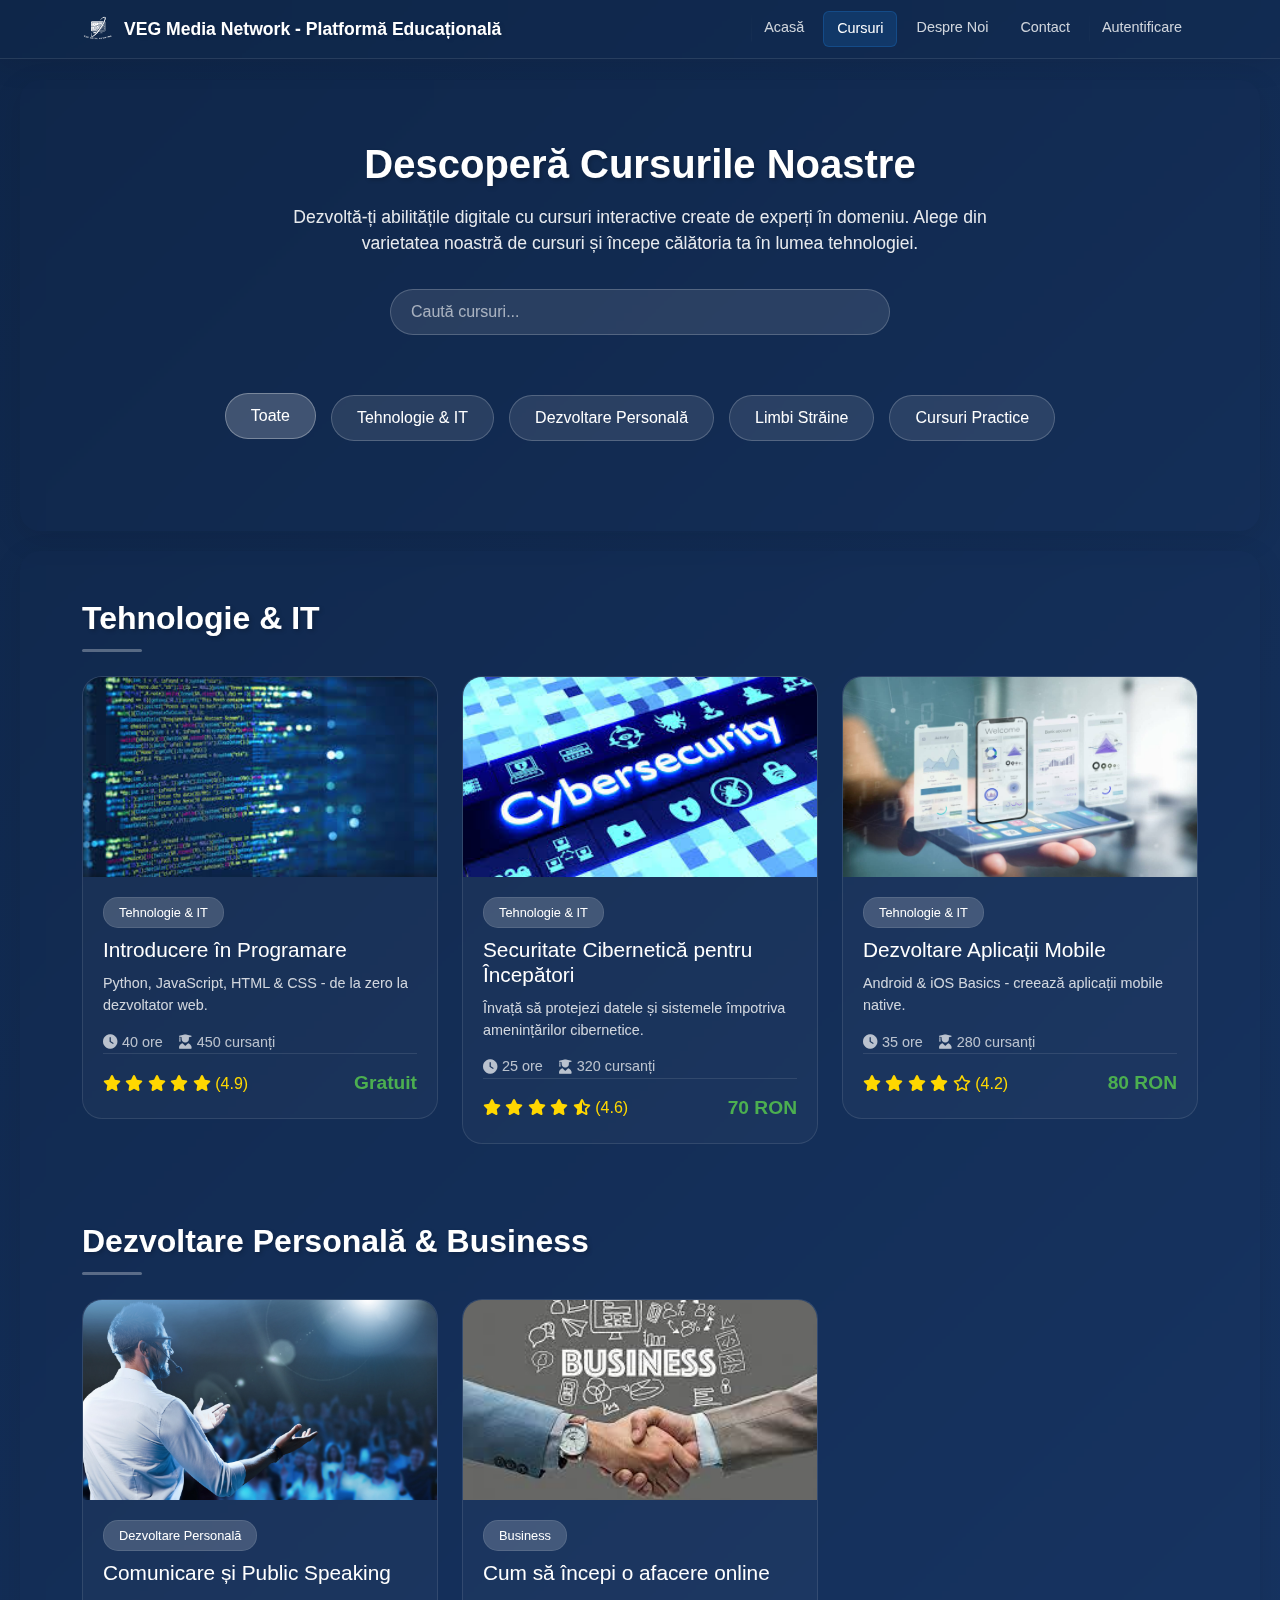
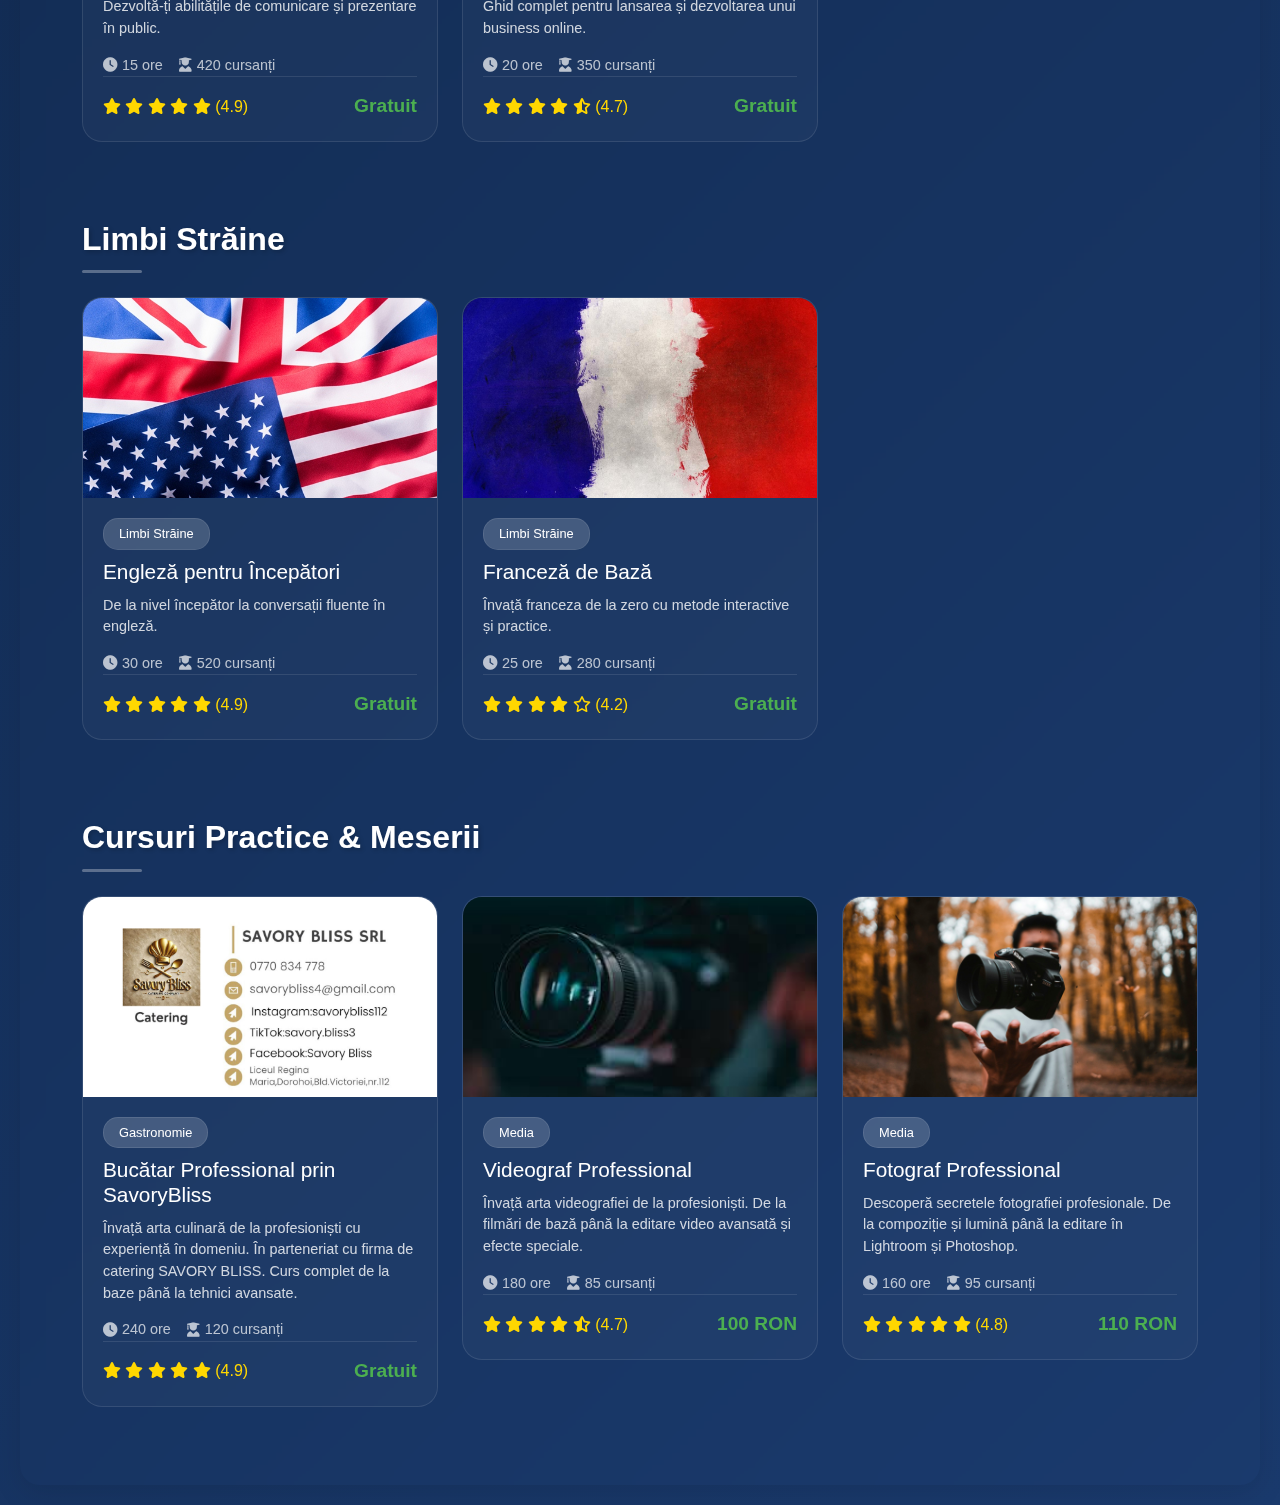
<file: cursuri.html>
<!DOCTYPE html>
<html lang="ro">
<head>
    <meta charset="UTF-8">
    <meta name="viewport" content="width=device-width, initial-scale=1.0">
    <title>Cursuri - VEG Media Network</title>
    <link rel="icon" type="image/png" href="../images/logo.png">
    <link href="https://cdn.jsdelivr.net/npm/bootstrap@5.3.2/dist/css/bootstrap.min.css" rel="stylesheet">
    <link rel="stylesheet" href="https://cdnjs.cloudflare.com/ajax/libs/font-awesome/6.0.0/css/all.min.css">
    <link rel="stylesheet" href="../css/style.css">
    <style>
        body {
            background: linear-gradient(135deg, #0f2649 0%, #1a3a6d 100%);
            min-height: 100vh;
            color: #ffffff;
            font-family: 'Segoe UI', Tahoma, Geneva, Verdana, sans-serif;
            padding-top: 60px;
            overflow-x: hidden;
        }

        .navbar {
            background: rgba(15, 38, 73, 0.15) !important;
            backdrop-filter: blur(8px);
            -webkit-backdrop-filter: blur(8px);
            box-shadow: 0 4px 30px rgba(0, 0, 0, 0.1);
            padding: 0.5rem 0;
            border-bottom: 1px solid rgba(255, 255, 255, 0.1);
            transition: all 0.3s ease;
        }

        .navbar.scrolled {
            background: rgba(15, 38, 73, 0.35) !important;
        }

        .navbar-brand {
            display: flex;
            align-items: center;
            gap: 10px;
            font-size: 1.1rem;
            font-weight: 600;
            color: #ffffff !important;
            text-shadow: 2px 2px 4px rgba(0, 0, 0, 0.1);
            padding: 0.3rem 0;
            transition: all 0.3s ease;
        }

        .navbar-brand:hover {
            transform: translateY(-2px);
        }

        .navbar-brand img {
            width: 32px;
            height: 32px;
            object-fit: contain;
            transition: all 0.3s ease;
        }

        .navbar-brand:hover img {
            transform: rotate(360deg);
        }

        .navbar-brand div {
            display: flex;
            flex-direction: row;
            align-items: center;
            gap: 0.5rem;
            position: relative;
            white-space: nowrap;
        }

        .nav-link {
            color: rgba(255, 255, 255, 0.8) !important;
            font-weight: 500;
            padding: 0.4rem 0.8rem !important;
            margin: 0 0.2rem;
            border-radius: 6px;
            transition: all 0.3s ease;
            position: relative;
            font-size: 0.9rem;
            overflow: hidden;
        }

        .nav-link:hover {
            color: #ffffff !important;
            background: rgba(255, 255, 255, 0.1);
            transform: translateY(-2px);
        }

        .nav-link.active {
            color: #ffffff !important;
            background: rgba(25, 118, 210, 0.2);
            border: 1px solid rgba(25, 118, 210, 0.3);
        }

        @media (max-width: 991px) {
            .navbar-brand {
                font-size: 1rem;
            }

            .navbar-brand div {
                white-space: normal;
            }

            .navbar-collapse {
                background: rgba(15, 38, 73, 0.25);
                backdrop-filter: blur(8px);
                -webkit-backdrop-filter: blur(8px);
                border-radius: 15px;
                padding: 1rem;
                margin-top: 1rem;
                border: 1px solid rgba(255, 255, 255, 0.1);
            }

            .nav-link {
                padding: 0.8rem 1.2rem !important;
                margin: 0.2rem 0;
            }
        }

        .courses-hero {
            padding: 60px 0;
            text-align: center;
            position: relative;
            background: transparent;
        }

        .courses-hero h1 {
            font-size: 2.5rem;
            font-weight: 700;
            margin-bottom: 1rem;
            color: #ffffff;
            text-shadow: 2px 2px 4px rgba(0, 0, 0, 0.2);
        }

        .courses-hero p {
            font-size: 1.1rem;
            color: rgba(255, 255, 255, 0.9);
            max-width: 700px;
            margin: 0 auto 2rem;
        }

        .course-filters {
            margin: 30px 0;
            display: flex;
            justify-content: center;
            gap: 15px;
            flex-wrap: wrap;
            background: transparent;
        }

        .filter-btn {
            background: rgba(255, 255, 255, 0.1);
            border: 1px solid rgba(255, 255, 255, 0.2);
            color: white;
            padding: 10px 25px;
            border-radius: 25px;
            cursor: pointer;
            transition: all 0.3s ease;
            font-weight: 500;
        }

        .filter-btn:hover, .filter-btn.active {
            background: rgba(255, 255, 255, 0.2);
            border-color: rgba(255, 255, 255, 0.3);
            transform: translateY(-2px);
        }

        .course-image {
            width: 100%;
            height: 200px;
            object-fit: cover;
            transition: transform 0.3s ease;
            position: relative;
        }

        .course-card:hover .course-image {
            transform: scale(1.05);
        }

        .course-image::after {
            content: '';
            position: absolute;
            top: 0;
            left: 0;
            right: 0;
            bottom: 0;
            background: linear-gradient(0deg, rgba(0,0,0,0.4) 0%, rgba(0,0,0,0) 100%);
            pointer-events: none;
        }

        .course-card {
            background: rgba(255, 255, 255, 0.03);
            backdrop-filter: blur(10px);
            border: 1px solid rgba(255, 255, 255, 0.1);
            border-radius: 20px;
            padding: 0;
            margin-bottom: 30px;
            overflow: hidden;
            transition: all 0.3s ease;
            position: relative;
            cursor: pointer;
            color: white;
            text-decoration: none;
        }

        .course-card:hover {
            transform: translateY(-10px);
            border-color: rgba(255, 255, 255, 0.3);
            background: rgba(255, 255, 255, 0.05);
        }

        .course-card * {
            pointer-events: none;
        }

        .course-content {
            padding: 20px;
            position: relative;
            z-index: 1;
        }

        .course-category {
            display: inline-block;
            padding: 5px 15px;
            background: rgba(255, 255, 255, 0.15);
            border-radius: 15px;
            font-size: 0.8rem;
            margin-bottom: 10px;
            backdrop-filter: blur(5px);
            border: 1px solid rgba(255, 255, 255, 0.1);
        }

        .course-title {
            font-size: 1.3rem;
            margin-bottom: 10px;
            color: white;
        }

        .course-description {
            color: rgba(255, 255, 255, 0.8);
            font-size: 0.9rem;
            margin-bottom: 15px;
        }

        .course-meta {
            display: flex;
            justify-content: space-between;
            align-items: center;
            padding-top: 15px;
            border-top: 1px solid rgba(255, 255, 255, 0.1);
        }

        .course-price {
            font-size: 1.2rem;
            font-weight: 600;
            color: #4CAF50;
        }

        .course-rating {
            color: #FFD700;
        }

        .course-stats {
            display: flex;
            gap: 15px;
            color: rgba(255, 255, 255, 0.7);
            font-size: 0.9rem;
        }

        .course-stat {
            display: flex;
            align-items: center;
            gap: 5px;
        }

        .search-box {
            background: rgba(255, 255, 255, 0.1);
            border: 1px solid rgba(255, 255, 255, 0.2);
            border-radius: 30px;
            padding: 10px 20px;
            width: 100%;
            max-width: 500px;
            margin: 0 auto 30px;
            color: white;
        }

        .search-box::placeholder {
            color: rgba(255, 255, 255, 0.6);
        }

        @media (max-width: 768px) {
            .courses-hero h1 {
                font-size: 2rem;
            }

            .courses-hero p {
                font-size: 1rem;
                padding: 0 20px;
            }

            .course-card {
                margin: 0 15px 30px;
            }

            .filter-btn {
                padding: 8px 20px;
                font-size: 0.9rem;
            }
        }

        .section-title {
            color: white;
            font-size: 2rem;
            font-weight: 600;
            position: relative;
            padding-bottom: 15px;
            text-shadow: 2px 2px 4px rgba(0, 0, 0, 0.2);
        }

        .section-title:after {
            content: '';
            position: absolute;
            bottom: 0;
            left: 0;
            width: 60px;
            height: 3px;
            background: rgba(255, 255, 255, 0.3);
        }

        .course-categories {
            display: flex;
            justify-content: center;
            flex-wrap: wrap;
            gap: 15px;
            margin-bottom: 30px;
            background: transparent;
        }

        .category-btn {
            background: rgba(255, 255, 255, 0.1);
            border: 1px solid rgba(255, 255, 255, 0.2);
            color: white;
            padding: 12px 25px;
            border-radius: 50px;
            cursor: pointer;
            transition: all 0.3s ease;
            font-weight: 500;
            display: flex;
            align-items: center;
            gap: 10px;
        }

        .category-btn i {
            font-size: 1.2rem;
        }

        .category-btn:hover, .category-btn.active {
            background: rgba(255, 255, 255, 0.2);
            border-color: rgba(255, 255, 255, 0.3);
            transform: translateY(-2px);
        }

        .card {
            background: rgba(255, 255, 255, 0.03);
            backdrop-filter: blur(10px);
            border: 1px solid rgba(255, 255, 255, 0.1);
            border-radius: 15px;
            overflow: hidden;
            transition: all 0.3s ease;
            color: white;
        }

        .card:hover {
            transform: translateY(-10px);
            border-color: rgba(255, 255, 255, 0.3);
            background: rgba(255, 255, 255, 0.05);
        }

        .card-img-top {
            height: 200px;
            object-fit: cover;
        }

        .card-body {
            padding: 1.5rem;
            background: transparent;
        }

        .category-badge {
            display: inline-block;
            padding: 5px 15px;
            border-radius: 50px;
            font-size: 0.8rem;
            font-weight: 500;
            margin-bottom: 15px;
            background: rgba(255, 255, 255, 0.1);
            color: rgba(255, 255, 255, 0.9);
        }

        .category-badge.tehnologie {
            background: rgba(25, 118, 210, 0.2);
            color: rgba(255, 255, 255, 0.9);
        }

        .category-badge.dezvoltare-personala {
            background: rgba(76, 175, 80, 0.2);
            color: rgba(255, 255, 255, 0.9);
        }

        .category-badge.limbi-straine {
            background: rgba(156, 39, 176, 0.2);
            color: rgba(255, 255, 255, 0.9);
        }

        .card-title {
            color: white;
            font-size: 1.25rem;
            margin-bottom: 1rem;
        }

        .card-text {
            color: rgba(255, 255, 255, 0.7);
            margin-bottom: 1rem;
        }

        .course-details {
            display: flex;
            gap: 20px;
            color: rgba(255, 255, 255, 0.6);
            font-size: 0.9rem;
        }

        .course-details span {
            display: flex;
            align-items: center;
            gap: 5px;
        }

        .card-footer {
            background: rgba(255, 255, 255, 0.03);
            border-top: 1px solid rgba(255, 255, 255, 0.1);
            padding: 1rem 1.5rem;
        }

        .btn-primary {
            background: rgba(25, 118, 210, 0.3);
            border: 1px solid rgba(25, 118, 210, 0.5);
            padding: 10px 25px;
            border-radius: 50px;
            font-weight: 500;
            transition: all 0.3s ease;
            width: 100%;
            color: white;
        }

        .btn-primary:hover {
            background: rgba(25, 118, 210, 0.5);
            border-color: rgba(25, 118, 210, 0.7);
            transform: translateY(-2px);
            color: white;
        }

        .courses-grid {
            background: transparent;
        }

        .dropdown-divider {
            border-color: rgba(255, 255, 255, 0.1);
            margin: 0.5rem 0;
        }

        /* Logout Button Style */
        .dropdown-menu .dropdown-item[onclick="logout(event)"] {
            color: #ff4d4d;
        }

        .dropdown-menu .dropdown-item[onclick="logout(event)"] i {
            color: #ff4d4d;
        }

        .dropdown-menu .dropdown-item[onclick="logout(event)"]:hover {
            background: rgba(255, 77, 77, 0.1);
        }

        @keyframes dropdownFade {
            from {
                opacity: 0;
                transform: translateY(-10px);
            }
            to {
                opacity: 1;
                transform: translateY(0);
            }
        }
    </style>
</head>
<body>
    <!-- Navbar -->
    <nav class="navbar navbar-expand-lg navbar-dark fixed-top">
        <div class="container">
            <a class="navbar-brand" href="../index.html">
                <img src="../images/logo.png" alt="VEG Media Network Logo">
                <div>
                    VEG Media Network - Platformă Educațională
                </div>
            </a>
            <button class="navbar-toggler" type="button" data-bs-toggle="collapse" data-bs-target="#navbarNav">
                <span class="navbar-toggler-icon"></span>
            </button>
            <div class="collapse navbar-collapse" id="navbarNav">
                <ul class="navbar-nav ms-auto">
                    <li class="nav-item">
                        <a class="nav-link" href="../index.html">Acasă</a>
                    </li>
                    <li class="nav-item">
                        <a class="nav-link active" href="cursuri.html">Cursuri</a>
                    </li>
                    <li class="nav-item">
                        <a class="nav-link" href="despre.html">Despre Noi</a>
                    </li>
                    <li class="nav-item">
                        <a class="nav-link" href="contact.html">Contact</a>
                    </li>
                    <li class="nav-item dropdown">
                        <a class="nav-link dropdown-toggle account-btn" href="#" role="button" data-bs-toggle="dropdown" style="display: none;">
                            <i class="fas fa-user-circle"></i>
                            <span id="userName">Cont</span>
                        </a>
                        <ul class="dropdown-menu dropdown-menu-end">
                            <li><a class="dropdown-item" href="profil.html"><i class="fas fa-user"></i> Profilul meu</a></li>
                            <li><a class="dropdown-item" href="cursuri-mele.html"><i class="fas fa-book"></i> Cursurile mele</a></li>
                            <li><a class="dropdown-item" href="certificate.html"><i class="fas fa-certificate"></i> Certificate</a></li>
                            <li><a class="dropdown-item" href="setari.html"><i class="fas fa-cog"></i> Setări</a></li>
                            <li><hr class="dropdown-divider"></li>
                            <li><a class="dropdown-item" href="#" onclick="logout(event)"><i class="fas fa-sign-out-alt"></i> Deconectare</a></li>
                        </ul>
                    </li>
                    <li class="nav-item">
                        <a class="nav-link auth-btn" href="autentificare.html">Autentificare</a>
                    </li>
                </ul>
            </div>
        </div>
    </nav>

    <!-- Hero Section -->
    <section class="courses-hero">
        <div class="container">
            <h1>Descoperă Cursurile Noastre</h1>
            <p>Dezvoltă-ți abilitățile digitale cu cursuri interactive create de experți în domeniu. Alege din varietatea noastră de cursuri și începe călătoria ta în lumea tehnologiei.</p>
            
            <!-- Search Box -->
            <input type="text" class="search-box" placeholder="Caută cursuri...">

            <!-- Course Filters -->
            <div class="course-filters">
                <button class="filter-btn active" data-category="toate">Toate</button>
                <button class="filter-btn" data-category="tehnologie">Tehnologie & IT</button>
                <button class="filter-btn" data-category="dezvoltare-personala">Dezvoltare Personală</button>
                <button class="filter-btn" data-category="limbi-straine">Limbi Străine</button>
                <button class="filter-btn" data-category="cursuri-practice">Cursuri Practice</button>
            </div>
        </div>
    </section>

    <!-- Courses Grid -->
    <section class="courses-grid py-5">
        <div class="container">
            <!-- Tehnologie & IT -->
            <h2 class="section-title mb-4">Tehnologie & IT</h2>
            <div class="row">
                <!-- Course Card 1 -->
                <div class="col-lg-4 col-md-6">
                    <div class="course-card" onclick="window.location.href='autentificare.html'">
                        <img src="../images/courses/programming.jpeg" alt="Introducere în Programare" class="course-image">
                        <div class="course-content">
                            <span class="course-category">Tehnologie & IT</span>
                            <h3 class="course-title">Introducere în Programare</h3>
                            <p class="course-description">Python, JavaScript, HTML & CSS - de la zero la dezvoltator web.</p>
                            <div class="course-stats">
                                <div class="course-stat">
                                    <i class="fas fa-clock"></i>
                                    <span>40 ore</span>
                                </div>
                                <div class="course-stat">
                                    <i class="fas fa-user-graduate"></i>
                                    <span>450 cursanți</span>
                                </div>
                            </div>
                            <div class="course-meta">
                                <div class="course-rating">
                                    <i class="fas fa-star"></i>
                                    <i class="fas fa-star"></i>
                                    <i class="fas fa-star"></i>
                                    <i class="fas fa-star"></i>
                                    <i class="fas fa-star"></i>
                                    <span>(4.9)</span>
                                </div>
                                <div class="course-price">Gratuit</div>
                            </div>
                        </div>
                    </div>
                </div>

                <!-- Course Card 2 -->
                <div class="col-lg-4 col-md-6">
                    <div class="course-card" onclick="window.location.href='autentificare.html'">
                        <img src="../images/courses/cybersecurity.jpeg" alt="Securitate Cibernetică" class="course-image">
                        <div class="course-content">
                            <span class="course-category">Tehnologie & IT</span>
                            <h3 class="course-title">Securitate Cibernetică pentru Începători</h3>
                            <p class="course-description">Învață să protejezi datele și sistemele împotriva amenințărilor cibernetice.</p>
                            <div class="course-stats">
                                <div class="course-stat">
                                    <i class="fas fa-clock"></i>
                                    <span>25 ore</span>
                                </div>
                                <div class="course-stat">
                                    <i class="fas fa-user-graduate"></i>
                                    <span>320 cursanți</span>
                                </div>
                            </div>
                            <div class="course-meta">
                                <div class="course-rating">
                                    <i class="fas fa-star"></i>
                                    <i class="fas fa-star"></i>
                                    <i class="fas fa-star"></i>
                                    <i class="fas fa-star"></i>
                                    <i class="fas fa-star-half-alt"></i>
                                    <span>(4.6)</span>
                                </div>
                                <div class="course-price">70 RON</div>
                            </div>
                        </div>
                    </div>
                </div>

                <!-- Course Card 3 -->
                <div class="col-lg-4 col-md-6">
                    <div class="course-card" onclick="window.location.href='autentificare.html'">
                        <img src="../images/courses/mobile-dev.jpeg" alt="Dezvoltare Mobile" class="course-image">
                        <div class="course-content">
                            <span class="course-category">Tehnologie & IT</span>
                            <h3 class="course-title">Dezvoltare Aplicații Mobile</h3>
                            <p class="course-description">Android & iOS Basics - creează aplicații mobile native.</p>
                            <div class="course-stats">
                                <div class="course-stat">
                                    <i class="fas fa-clock"></i>
                                    <span>35 ore</span>
                                </div>
                                <div class="course-stat">
                                    <i class="fas fa-user-graduate"></i>
                                    <span>280 cursanți</span>
                                </div>
                            </div>
                            <div class="course-meta">
                                <div class="course-rating">
                                    <i class="fas fa-star"></i>
                                    <i class="fas fa-star"></i>
                                    <i class="fas fa-star"></i>
                                    <i class="fas fa-star"></i>
                                    <i class="far fa-star"></i>
                                    <span>(4.2)</span>
                                </div>
                                <div class="course-price">80 RON</div>
                            </div>
                        </div>
                    </div>
                </div>
            </div>

            <!-- Dezvoltare Personală -->
            <h2 class="section-title mb-4 mt-5">Dezvoltare Personală & Business</h2>
            <div class="row">
                <!-- Course Card 1 -->
                <div class="col-lg-4 col-md-6">
                    <div class="course-card" onclick="window.location.href='autentificare.html'">
                        <img src="../images/courses/public-speaking.png" alt="Public Speaking" class="course-image">
                        <div class="course-content">
                            <span class="course-category">Dezvoltare Personală</span>
                            <h3 class="course-title">Comunicare și Public Speaking</h3>
                            <p class="course-description">Dezvoltă-ți abilitățile de comunicare și prezentare în public.</p>
                            <div class="course-stats">
                                <div class="course-stat">
                                    <i class="fas fa-clock"></i>
                                    <span>15 ore</span>
                                </div>
                                <div class="course-stat">
                                    <i class="fas fa-user-graduate"></i>
                                    <span>420 cursanți</span>
                                </div>
                            </div>
                            <div class="course-meta">
                                <div class="course-rating">
                                    <i class="fas fa-star"></i>
                                    <i class="fas fa-star"></i>
                                    <i class="fas fa-star"></i>
                                    <i class="fas fa-star"></i>
                                    <i class="fas fa-star"></i>
                                    <span>(4.9)</span>
                                </div>
                                <div class="course-price">Gratuit</div>
                            </div>
                        </div>
                    </div>
                </div>

                <!-- Course Card 2 -->
                <div class="col-lg-4 col-md-6">
                    <div class="course-card" onclick="window.location.href='autentificare.html'">
                        <img src="../images/courses/business.jpeg" alt="Afacere Online" class="course-image">
                        <div class="course-content">
                            <span class="course-category">Business</span>
                            <h3 class="course-title">Cum să începi o afacere online</h3>
                            <p class="course-description">Ghid complet pentru lansarea și dezvoltarea unui business online.</p>
                            <div class="course-stats">
                                <div class="course-stat">
                                    <i class="fas fa-clock"></i>
                                    <span>20 ore</span>
                                </div>
                                <div class="course-stat">
                                    <i class="fas fa-user-graduate"></i>
                                    <span>350 cursanți</span>
                                </div>
                            </div>
                            <div class="course-meta">
                                <div class="course-rating">
                                    <i class="fas fa-star"></i>
                                    <i class="fas fa-star"></i>
                                    <i class="fas fa-star"></i>
                                    <i class="fas fa-star"></i>
                                    <i class="fas fa-star-half-alt"></i>
                                    <span>(4.7)</span>
                                </div>
                                <div class="course-price">Gratuit</div>
                            </div>
                        </div>
                    </div>
                </div>
            </div>

            <!-- Limbi Străine -->
            <h2 class="section-title mb-4 mt-5">Limbi Străine</h2>
            <div class="row">
                <!-- Course Card 1 -->
                <div class="col-lg-4 col-md-6">
                    <div class="course-card" onclick="window.location.href='autentificare.html'">
                        <img src="../images/courses/english.jpg" alt="Engleză" class="course-image">
                        <div class="course-content">
                            <span class="course-category">Limbi Străine</span>
                            <h3 class="course-title">Engleză pentru Începători</h3>
                            <p class="course-description">De la nivel începător la conversații fluente în engleză.</p>
                            <div class="course-stats">
                                <div class="course-stat">
                                    <i class="fas fa-clock"></i>
                                    <span>30 ore</span>
                                </div>
                                <div class="course-stat">
                                    <i class="fas fa-user-graduate"></i>
                                    <span>520 cursanți</span>
                                </div>
                            </div>
                            <div class="course-meta">
                                <div class="course-rating">
                                    <i class="fas fa-star"></i>
                                    <i class="fas fa-star"></i>
                                    <i class="fas fa-star"></i>
                                    <i class="fas fa-star"></i>
                                    <i class="fas fa-star"></i>
                                    <span>(4.9)</span>
                                </div>
                                <div class="course-price">Gratuit</div>
                            </div>
                        </div>
                    </div>
                </div>

                <!-- Course Card 2 -->
                <div class="col-lg-4 col-md-6">
                    <div class="course-card" onclick="window.location.href='autentificare.html'">
                        <img src="../images/courses/french.jpg" alt="Franceză" class="course-image">
                        <div class="course-content">
                            <span class="course-category">Limbi Străine</span>
                            <h3 class="course-title">Franceză de Bază</h3>
                            <p class="course-description">Învață franceza de la zero cu metode interactive și practice.</p>
                            <div class="course-stats">
                                <div class="course-stat">
                                    <i class="fas fa-clock"></i>
                                    <span>25 ore</span>
                                </div>
                                <div class="course-stat">
                                    <i class="fas fa-user-graduate"></i>
                                    <span>280 cursanți</span>
                                </div>
                            </div>
                            <div class="course-meta">
                                <div class="course-rating">
                                    <i class="fas fa-star"></i>
                                    <i class="fas fa-star"></i>
                                    <i class="fas fa-star"></i>
                                    <i class="fas fa-star"></i>
                                    <i class="far fa-star"></i>
                                    <span>(4.2)</span>
                                </div>
                                <div class="course-price">Gratuit</div>
                            </div>
                        </div>
                    </div>
                </div>
            </div>

            <!-- Cursuri Practice & Meserii -->
            <h2 class="section-title mb-4 mt-5">Cursuri Practice & Meserii</h2>
            <div class="row">
                <!-- Course Card 1 -->
                <div class="col-lg-4 col-md-6">
                    <div class="course-card" onclick="window.location.href='autentificare.html'">
                        <img src="../images/courses/cooking.jpg" alt="Curs Bucătar" class="course-image">
                        <div class="course-content">
                            <span class="course-category">Gastronomie</span>
                            <h3 class="course-title">Bucătar Professional prin SavoryBliss</h3>
                            <p class="course-description">Învață arta culinară de la profesioniști cu experiență în domeniu. În parteneriat cu firma de catering SAVORY BLISS. Curs complet de la baze până la tehnici avansate.</p>
                            <div class="course-stats">
                                <div class="course-stat">
                                    <i class="fas fa-clock"></i>
                                    <span>240 ore</span>
                                </div>
                                <div class="course-stat">
                                    <i class="fas fa-user-graduate"></i>
                                    <span>120 cursanți</span>
                                </div>
                            </div>
                            <div class="course-meta">
                                <div class="course-rating">
                                    <i class="fas fa-star"></i>
                                    <i class="fas fa-star"></i>
                                    <i class="fas fa-star"></i>
                                    <i class="fas fa-star"></i>
                                    <i class="fas fa-star"></i>
                                    <span>(4.9)</span>
                                </div>
                                <div class="course-price">Gratuit</div>
                            </div>
                        </div>
                    </div>
                </div>

                <!-- Course Card 2 -->
                <div class="col-lg-4 col-md-6">
                    <div class="course-card" onclick="window.location.href='autentificare.html'">
                        <img src="../images/courses/videography.jpeg" alt="Curs Videograf" class="course-image">
                        <div class="course-content">
                            <span class="course-category">Media</span>
                            <h3 class="course-title">Videograf Professional</h3>
                            <p class="course-description">Învață arta videografiei de la profesioniști. De la filmări de bază până la editare video avansată și efecte speciale.</p>
                            <div class="course-stats">
                                <div class="course-stat">
                                    <i class="fas fa-clock"></i>
                                    <span>180 ore</span>
                                </div>
                                <div class="course-stat">
                                    <i class="fas fa-user-graduate"></i>
                                    <span>85 cursanți</span>
                                </div>
                            </div>
                            <div class="course-meta">
                                <div class="course-rating">
                                    <i class="fas fa-star"></i>
                                    <i class="fas fa-star"></i>
                                    <i class="fas fa-star"></i>
                                    <i class="fas fa-star"></i>
                                    <i class="fas fa-star-half-alt"></i>
                                    <span>(4.7)</span>
                                </div>
                                <div class="course-price">100 RON</div>
                            </div>
                        </div>
                    </div>
                </div>

                <!-- Course Card 3 -->
                <div class="col-lg-4 col-md-6">
                    <div class="course-card" onclick="window.location.href='autentificare.html'">
                        <img src="../images/courses/photography.jpeg" alt="Curs Fotograf" class="course-image">
                        <div class="course-content">
                            <span class="course-category">Media</span>
                            <h3 class="course-title">Fotograf Professional</h3>
                            <p class="course-description">Descoperă secretele fotografiei profesionale. De la compoziție și lumină până la editare în Lightroom și Photoshop.</p>
                            <div class="course-stats">
                                <div class="course-stat">
                                    <i class="fas fa-clock"></i>
                                    <span>160 ore</span>
                                </div>
                                <div class="course-stat">
                                    <i class="fas fa-user-graduate"></i>
                                    <span>95 cursanți</span>
                                </div>
                            </div>
                            <div class="course-meta">
                                <div class="course-rating">
                                    <i class="fas fa-star"></i>
                                    <i class="fas fa-star"></i>
                                    <i class="fas fa-star"></i>
                                    <i class="fas fa-star"></i>
                                    <i class="fas fa-star"></i>
                                    <span>(4.8)</span>
                                </div>
                                <div class="course-price">110 RON</div>
                            </div>
                        </div>
                    </div>
                </div>
            </div>
        </div>
    </section>

    <script src="https://cdn.jsdelivr.net/npm/bootstrap@5.3.2/dist/js/bootstrap.bundle.min.js"></script>
    <script>
        // Verifică starea autentificării
        function checkAuthStatus() {
            const authState = JSON.parse(localStorage.getItem('authState') || sessionStorage.getItem('authState') || '{}');
            const accountBtn = document.querySelector('.account-btn');
            const authBtn = document.querySelector('.auth-btn');
            const userName = document.getElementById('userName');
            
            console.log('Status autentificare:', authState.isAuthenticated);
            console.log('Date utilizator:', authState.user);
            
            if (authState.isAuthenticated) {
                if (accountBtn) {
                    accountBtn.style.display = 'block';
                    console.log('Buton cont vizibil');
                }
                if (authBtn) {
                    authBtn.style.display = 'none';
                    console.log('Buton autentificare ascuns');
                }
                
                try {
                    const displayName = authState.user?.name || authState.user?.numeComplet || 'Contul meu';
                    if (userName) {
                        userName.textContent = displayName;
                        console.log('Nume utilizator setat:', displayName);
                    }
                } catch (error) {
                    console.error('Eroare la setarea numelui utilizatorului:', error);
                    if (userName) userName.textContent = 'Contul meu';
                }
            } else {
                if (accountBtn) {
                    accountBtn.style.display = 'none';
                    console.log('Buton cont ascuns');
                }
                if (authBtn) {
                    authBtn.style.display = 'block';
                    console.log('Buton autentificare vizibil');
                }
            }
        }

        // Funcție pentru deconectare
        function logout(e) {
            if (e) e.preventDefault();
            console.log('Deconectare inițiată...');
            
            localStorage.removeItem('authState');
            sessionStorage.removeItem('authState');
            
            checkAuthStatus();
            
            console.log('Redirecționare către pagina de autentificare...');
            window.location.href = 'autentificare.html';
            
            return false;
        }

        // Verifică starea de autentificare la încărcarea paginii
        document.addEventListener('DOMContentLoaded', function() {
            checkAuthStatus();
        });

        // Verifică periodic starea de autentificare
        setInterval(checkAuthStatus, 1000);
    </script>
</body>
</html>
</file>
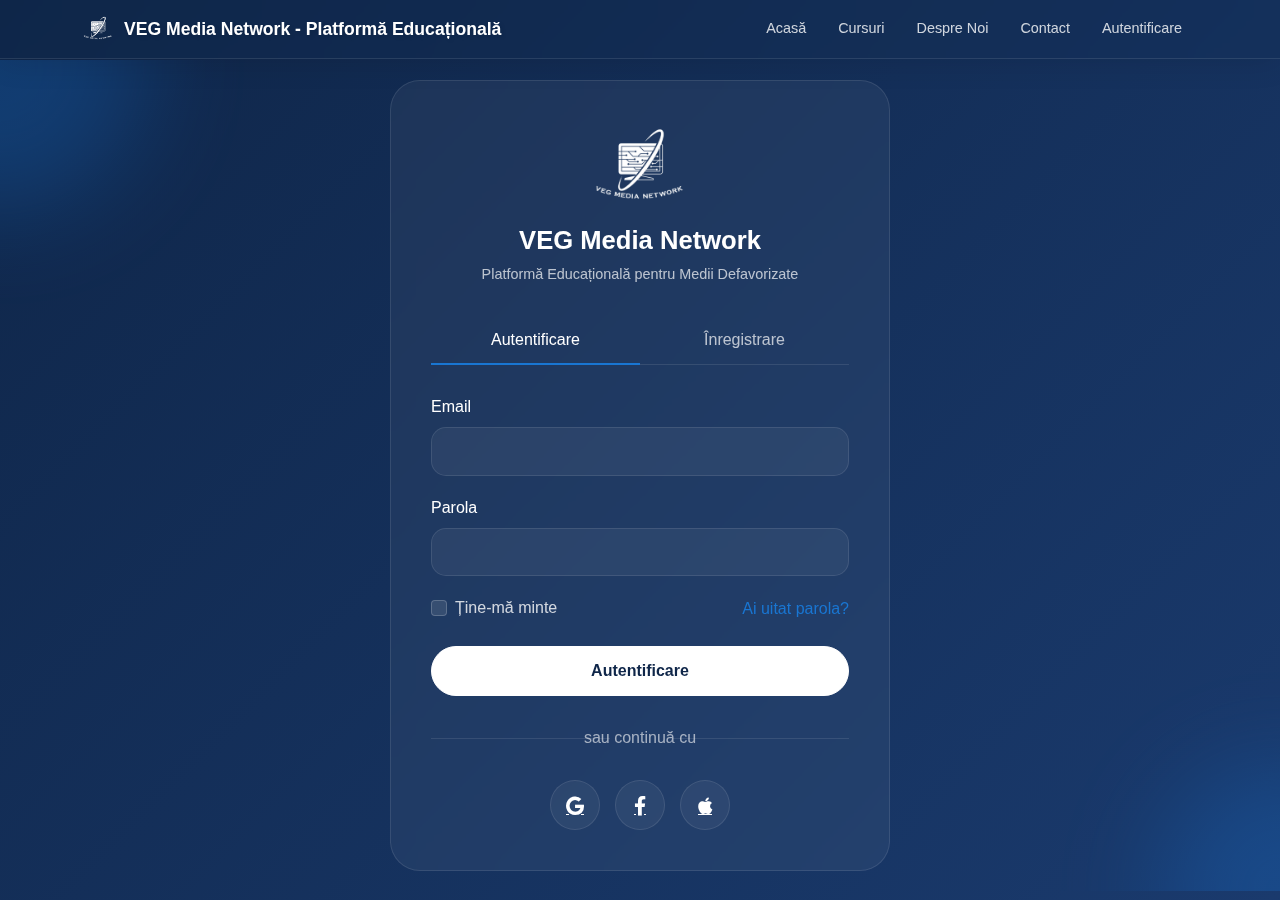
<file: profil.html>
<!DOCTYPE html>
<html lang="ro">
<head>
    <meta charset="UTF-8">
    <meta name="viewport" content="width=device-width, initial-scale=1.0">
    <title>Profilul meu - VEG Media Network</title>
    <link href="https://cdn.jsdelivr.net/npm/bootstrap@5.3.2/dist/css/bootstrap.min.css" rel="stylesheet">
    <link rel="stylesheet" href="https://cdnjs.cloudflare.com/ajax/libs/font-awesome/6.0.0/css/all.min.css">
    <style>
        :root {
            --primary-color: #ffffff;
            --secondary-color: #0f2649;
            --accent-color: #1a3a6d;
            --text-color: #ffffff;
            --text-secondary: rgba(255, 255, 255, 0.8);
        }

        body {
            background: linear-gradient(135deg, #0f2649 0%, #1a3a6d 100%);
            color: #ffffff;
            font-family: 'Segoe UI', Tahoma, Geneva, Verdana, sans-serif;
            min-height: 100vh;
            padding-top: 80px;
        }

        .navbar {
            background: rgba(15, 38, 73, 0.15) !important;
            backdrop-filter: blur(8px);
            -webkit-backdrop-filter: blur(8px);
            box-shadow: 0 4px 30px rgba(0, 0, 0, 0.1);
            padding: 0.5rem 0;
            border-bottom: 1px solid rgba(255, 255, 255, 0.1);
        }

        .navbar-brand {
            display: flex;
            align-items: center;
            gap: 10px;
            font-size: 1.1rem;
            font-weight: 600;
            color: #ffffff !important;
        }

        .navbar-brand img {
            width: 32px;
            height: 32px;
            object-fit: contain;
        }

        .nav-link {
            color: rgba(255, 255, 255, 0.8) !important;
            font-weight: 500;
            padding: 0.4rem 0.8rem !important;
            margin: 0 0.2rem;
            border-radius: 6px;
            transition: all 0.3s ease;
        }

        .nav-link:hover {
            color: #ffffff !important;
            background: rgba(255, 255, 255, 0.1);
        }

        .nav-link.active {
            color: #ffffff !important;
            background: rgba(255, 255, 255, 0.2);
            border: 1px solid rgba(255, 255, 255, 0.3);
        }

        .profile-container {
            max-width: 1200px;
            margin: 0 auto;
            padding: 2rem;
        }

        .profile-header {
            background: rgba(255, 255, 255, 0.05);
            border-radius: 15px;
            padding: 2rem;
            margin-bottom: 2rem;
            display: flex;
            align-items: center;
            gap: 2rem;
            position: relative;
            overflow: hidden;
        }

        .profile-header::before {
            content: '';
            position: absolute;
            top: 0;
            left: 0;
            right: 0;
            height: 100px;
            background: linear-gradient(135deg, var(--primary-color) 0%, var(--accent-color) 100%);
            opacity: 0.1;
        }

        .profile-avatar {
            width: 150px;
            height: 150px;
            border-radius: 50%;
            background: rgba(255, 255, 255, 0.1);
            display: flex;
            align-items: center;
            justify-content: center;
            font-size: 4rem;
            color: rgba(255, 255, 255, 0.8);
            position: relative;
            overflow: hidden;
            border: 4px solid var(--primary-color);
            box-shadow: 0 0 20px rgba(255, 255, 255, 0.3);
        }

        .profile-avatar img {
            width: 100%;
            height: 100%;
            object-fit: cover;
        }

        .profile-avatar .avatar-upload {
            position: absolute;
            bottom: 0;
            left: 0;
            right: 0;
            background: rgba(0, 0, 0, 0.7);
            padding: 0.5rem;
            text-align: center;
            cursor: pointer;
            opacity: 0;
            transition: all 0.3s ease;
            color: #ffffff;
        }

        .profile-avatar:hover .avatar-upload {
            opacity: 1;
            transform: translateY(0);
        }

        .profile-avatar .avatar-upload i {
            margin-right: 5px;
        }

        .profile-info {
            flex: 1;
            position: relative;
            z-index: 1;
        }

        .profile-name {
            font-size: 2.2rem;
            font-weight: 600;
            margin-bottom: 0.5rem;
            background: linear-gradient(135deg, #ffffff 0%, rgba(255, 255, 255, 0.8) 100%);
            -webkit-background-clip: text;
            -webkit-text-fill-color: transparent;
        }

        .profile-email {
            color: rgba(255, 255, 255, 0.8);
            margin-bottom: 1.5rem;
            font-size: 1.1rem;
        }

        .profile-stats {
            display: flex;
            gap: 2rem;
            background: rgba(255, 255, 255, 0.05);
            padding: 1rem;
            border-radius: 12px;
            backdrop-filter: blur(10px);
        }

        .stat-item {
            text-align: center;
            flex: 1;
            position: relative;
        }

        .stat-item:not(:last-child)::after {
            content: '';
            position: absolute;
            right: -1rem;
            top: 50%;
            transform: translateY(-50%);
            height: 40px;
            width: 1px;
            background: rgba(255, 255, 255, 0.1);
        }

        .stat-value {
            font-size: 1.8rem;
            font-weight: 600;
            color: var(--primary-color);
            margin-bottom: 0.3rem;
        }

        .stat-label {
            color: rgba(255, 255, 255, 0.8);
            font-size: 0.9rem;
            font-weight: 500;
        }

        .profile-content {
            display: grid;
            grid-template-columns: 2fr 1fr;
            gap: 2rem;
        }

        .profile-section {
            background: rgba(255, 255, 255, 0.05);
            border-radius: 15px;
            padding: 2rem;
            margin-bottom: 2rem;
            backdrop-filter: blur(10px);
            border: 1px solid rgba(255, 255, 255, 0.1);
            transition: all 0.3s ease;
        }

        .profile-section:hover {
            transform: translateY(-5px);
            box-shadow: 0 10px 30px rgba(0, 0, 0, 0.2);
        }

        .section-title {
            font-size: 1.5rem;
            font-weight: 600;
            margin-bottom: 1.5rem;
            color: #ffffff;
            display: flex;
            align-items: center;
            gap: 0.5rem;
        }

        .section-title i {
            color: var(--primary-color);
        }

        .form-control {
            background: rgba(255, 255, 255, 0.1);
            border: 1px solid rgba(255, 255, 255, 0.2);
            color: #ffffff;
            padding: 0.8rem 1rem;
            border-radius: 8px;
            transition: all 0.3s ease;
        }

        .form-control:focus {
            background: rgba(255, 255, 255, 0.15);
            border-color: var(--primary-color);
            color: #ffffff;
            box-shadow: 0 0 0 0.2rem rgba(255, 255, 255, 0.25);
        }

        .form-control::placeholder {
            color: rgba(255, 255, 255, 0.5);
        }

        .form-label {
            color: rgba(255, 255, 255, 0.9);
            margin-bottom: 0.5rem;
            font-weight: 500;
        }

        .btn-primary {
            background: var(--primary-color);
            border: none;
            padding: 0.8rem 1.5rem;
            border-radius: 8px;
            font-weight: 500;
            transition: all 0.3s ease;
            display: flex;
            align-items: center;
            gap: 0.5rem;
            color: var(--secondary-color);
        }

        .btn-primary:hover {
            background: rgba(255, 255, 255, 0.9);
            transform: translateY(-2px);
            box-shadow: 0 5px 15px rgba(255, 255, 255, 0.3);
        }

        .btn-secondary {
            background: rgba(255, 255, 255, 0.1);
            border: 1px solid rgba(255, 255, 255, 0.2);
            color: #ffffff;
            padding: 0.8rem 1.5rem;
            border-radius: 8px;
            font-weight: 500;
            transition: all 0.3s ease;
            display: flex;
            align-items: center;
            gap: 0.5rem;
        }

        .btn-secondary:hover {
            background: rgba(255, 255, 255, 0.2);
            transform: translateY(-2px);
        }

        .form-control:read-only {
            background: rgba(255, 255, 255, 0.05);
            cursor: not-allowed;
        }

        .form-control:read-only:focus {
            background: rgba(255, 255, 255, 0.05);
            border-color: rgba(255, 255, 255, 0.2);
            box-shadow: none;
        }

        .button-group {
            display: flex;
            gap: 1rem;
            margin-top: 1.5rem;
        }

        .recent-activity {
            list-style: none;
            padding: 0;
            margin: 0;
        }

        .activity-item {
            display: flex;
            align-items: center;
            gap: 1rem;
            padding: 1rem;
            border-bottom: 1px solid rgba(255, 255, 255, 0.1);
            transition: all 0.3s ease;
        }

        .activity-item:last-child {
            border-bottom: none;
        }

        .activity-item:hover {
            background: rgba(255, 255, 255, 0.05);
            transform: translateX(5px);
        }

        .activity-icon {
            width: 40px;
            height: 40px;
            background: rgba(255, 255, 255, 0.2);
            border-radius: 50%;
            display: flex;
            align-items: center;
            justify-content: center;
            color: var(--primary-color);
            transition: all 0.3s ease;
        }

        .activity-item:hover .activity-icon {
            transform: scale(1.1);
            background: var(--primary-color);
            color: var(--secondary-color);
        }

        .activity-content {
            flex: 1;
        }

        .activity-title {
            font-weight: 500;
            margin-bottom: 0.2rem;
        }

        .activity-date {
            font-size: 0.9rem;
            color: rgba(255, 255, 255, 0.6);
        }

        @media (max-width: 991px) {
            .profile-content {
                grid-template-columns: 1fr;
            }

            .profile-header {
                flex-direction: column;
                text-align: center;
            }

            .profile-stats {
                justify-content: center;
            }
        }

        @media (max-width: 768px) {
            .profile-container {
                padding: 1rem;
            }

            .profile-header {
                padding: 1.5rem;
            }

            .profile-avatar {
                width: 120px;
                height: 120px;
                font-size: 3rem;
            }

            .profile-name {
                font-size: 1.5rem;
            }

            .profile-stats {
                flex-wrap: wrap;
                gap: 1rem;
            }
        }

        /* Account Button Styles */
        .account-btn {
            display: none;
        }

        .account-btn .btn {
            display: flex;
            align-items: center;
            gap: 0.5rem;
            background: none;
            border: none;
            color: rgba(255, 255, 255, 0.8);
            padding: 0.4rem 1rem;
            transition: all 0.3s ease;
            font-size: 0.9rem;
            font-weight: 500;
        }

        .account-btn .btn:hover {
            color: #ffffff;
            transform: translateY(-2px);
        }

        .account-btn .btn i {
            color: rgba(255, 255, 255, 0.8);
            font-size: 1rem;
            transition: all 0.3s ease;
        }

        .account-btn .btn:hover i {
            transform: scale(1.1);
            color: #ffffff;
        }

        #userName {
            max-width: 150px;
            overflow: hidden;
            text-overflow: ellipsis;
            white-space: nowrap;
        }

        /* Dropdown Styles */
        .dropdown-menu {
            background: rgba(15, 38, 73, 0.95);
            backdrop-filter: blur(10px);
            border: 1px solid rgba(255, 255, 255, 0.1);
            border-radius: 12px;
            padding: 0.5rem;
            margin-top: 0.5rem;
            box-shadow: 0 4px 30px rgba(0, 0, 0, 0.2);
            animation: dropdownFade 0.3s ease;
        }

        .dropdown-menu .dropdown-item {
            color: rgba(255, 255, 255, 0.8);
            padding: 0.7rem 1.2rem;
            border-radius: 8px;
            transition: all 0.3s ease;
            display: flex;
            align-items: center;
            gap: 0.8rem;
        }

        .dropdown-menu .dropdown-item i {
            width: 20px;
            text-align: center;
            transition: all 0.3s ease;
        }

        .dropdown-menu .dropdown-item:hover {
            background: rgba(255, 255, 255, 0.1);
            color: #ffffff;
            transform: translateX(5px);
        }

        .dropdown-menu .dropdown-item:hover i {
            transform: scale(1.1);
        }

        .dropdown-divider {
            border-color: rgba(255, 255, 255, 0.1);
            margin: 0.5rem 0;
        }

        /* Logout Button Style */
        .dropdown-menu .dropdown-item[onclick="logout(event)"] {
            color: #ff4d4d;
        }

        .dropdown-menu .dropdown-item[onclick="logout(event)"] i {
            color: #ff4d4d;
        }

        .dropdown-menu .dropdown-item[onclick="logout(event)"]:hover {
            background: rgba(255, 77, 77, 0.1);
        }

        @keyframes dropdownFade {
            from {
                opacity: 0;
                transform: translateY(-10px);
            }
            to {
                opacity: 1;
                transform: translateY(0);
            }
        }
    </style>
</head>
<body>
    <!-- Navbar -->
    <nav class="navbar navbar-expand-lg navbar-dark fixed-top">
        <div class="container">
            <a class="navbar-brand" href="../index.html">
                <img src="../images/logo.png" alt="VEG Media Network Logo">
                <div>VEG Media Network - Platformă Educațională</div>
            </a>
            <button class="navbar-toggler" type="button" data-bs-toggle="collapse" data-bs-target="#navbarNav">
                <span class="navbar-toggler-icon"></span>
            </button>
            <div class="collapse navbar-collapse" id="navbarNav">
                <ul class="navbar-nav ms-auto">
                    <li class="nav-item">
                        <a class="nav-link" href="../index.html">Acasă</a>
                    </li>
                    <li class="nav-item">
                        <a class="nav-link" href="cursuri.html">Cursuri</a>
                    </li>
                    <li class="nav-item">
                        <a class="nav-link" href="despre.html">Despre Noi</a>
                    </li>
                    <li class="nav-item">
                        <a class="nav-link" href="contact.html">Contact</a>
                    </li>
                    <li class="nav-item dropdown">
                        <a class="nav-link dropdown-toggle account-btn" href="#" role="button" data-bs-toggle="dropdown" style="display: none;">
                            <i class="fas fa-user-circle"></i>
                            <span id="userName">Cont</span>
                        </a>
                        <ul class="dropdown-menu dropdown-menu-end">
                            <li><a class="dropdown-item" href="profil.html"><i class="fas fa-user"></i> Profilul meu</a></li>
                            <li><a class="dropdown-item" href="cursuri-mele.html"><i class="fas fa-book"></i> Cursurile mele</a></li>
                            <li><a class="dropdown-item" href="certificate.html"><i class="fas fa-certificate"></i> Certificate</a></li>
                            <li><a class="dropdown-item" href="setari.html"><i class="fas fa-cog"></i> Setări</a></li>
                            <li><hr class="dropdown-divider"></li>
                            <li><a class="dropdown-item" href="#" onclick="logout(event)"><i class="fas fa-sign-out-alt"></i> Deconectare</a></li>
                        </ul>
                    </li>
                    <li class="nav-item">
                        <a class="nav-link auth-btn" href="autentificare.html">Autentificare</a>
                    </li>
                </ul>
            </div>
        </div>
    </nav>

    <!-- Profile Content -->
    <div class="profile-container">
        <!-- Profile Header -->
        <div class="profile-header">
            <div class="profile-avatar">
                <i class="fas fa-user"></i>
                <div class="avatar-upload">
                    <i class="fas fa-camera"></i> Schimbă imaginea
                </div>
                <input type="file" id="avatarInput" accept="image/*" style="display: none;">
            </div>
            <div class="profile-info">
                <h1 class="profile-name" id="profileName">Nume Utilizator</h1>
                <div class="profile-email" id="profileEmail">email@example.com</div>
                <div class="profile-stats">
                    <div class="stat-item">
                        <div class="stat-value">5</div>
                        <div class="stat-label">Cursuri Înscrise</div>
                    </div>
                    <div class="stat-item">
                        <div class="stat-value">3</div>
                        <div class="stat-label">Certificate Obținute</div>
                    </div>
                    <div class="stat-item">
                        <div class="stat-value">85%</div>
                        <div class="stat-label">Progres Mediu</div>
                    </div>
                </div>
            </div>
        </div>

        <div class="profile-content">
            <!-- Main Profile Section -->
            <div class="profile-section">
                <h2 class="section-title">
                    <i class="fas fa-user-circle"></i>
                    Informații Personale
                </h2>
                <form id="profileForm">
                    <div class="row mb-3">
                        <div class="col-md-6">
                            <label class="form-label">Nume</label>
                            <input type="text" class="form-control" id="firstName" placeholder="Numele tău" readonly>
                        </div>
                        <div class="col-md-6">
                            <label class="form-label">Prenume</label>
                            <input type="text" class="form-control" id="lastName" placeholder="Prenumele tău" readonly>
                        </div>
                    </div>
                    <div class="mb-3">
                        <label class="form-label">Email</label>
                        <input type="email" class="form-control" id="email" placeholder="email@example.com" readonly>
                    </div>
                    <div class="mb-3">
                        <label class="form-label">Telefon</label>
                        <input type="tel" class="form-control" id="phone" placeholder="+40 123 456 789" readonly>
                    </div>
                    <div class="mb-3">
                        <label class="form-label">Adresă</label>
                        <textarea class="form-control" id="address" rows="3" placeholder="Adresa ta completă" readonly>Adresa nu este specificată</textarea>
                    </div>
                    <div class="button-group">
                        <button type="button" class="btn btn-secondary" id="editButton">
                            <i class="fas fa-edit"></i>
                            Editează Informațiile
                        </button>
                        <button type="submit" class="btn btn-primary" id="saveButton" style="display: none;">
                            <i class="fas fa-save"></i>
                            Salvează Modificările
                        </button>
                        <button type="button" class="btn btn-secondary" id="cancelButton" style="display: none;">
                            <i class="fas fa-times"></i>
                            Anulează
                        </button>
                    </div>
                </form>
            </div>

            <!-- Recent Activity Section -->
            <div class="profile-section">
                <h2 class="section-title">
                    <i class="fas fa-history"></i>
                    Activitate Recentă
                </h2>
                <ul class="recent-activity">
                    <li class="activity-item">
                        <div class="activity-icon">
                            <i class="fas fa-book"></i>
                        </div>
                        <div class="activity-content">
                            <div class="activity-title">Ai început cursul "Dezvoltare Web"</div>
                            <div class="activity-date">Acum 2 zile</div>
                        </div>
                    </li>
                    <li class="activity-item">
                        <div class="activity-icon">
                            <i class="fas fa-certificate"></i>
                        </div>
                        <div class="activity-content">
                            <div class="activity-title">Ai obținut certificatul pentru "Marketing Digital"</div>
                            <div class="activity-date">Acum 5 zile</div>
                        </div>
                    </li>
                    <li class="activity-item">
                        <div class="activity-icon">
                            <i class="fas fa-tasks"></i>
                        </div>
                        <div class="activity-content">
                            <div class="activity-title">Ai finalizat modulul "SEO Avansat"</div>
                            <div class="activity-date">Acum 1 săptămână</div>
                        </div>
                    </li>
                </ul>
            </div>
        </div>
    </div>

    <script src="https://cdn.jsdelivr.net/npm/bootstrap@5.3.2/dist/js/bootstrap.bundle.min.js"></script>
    <script>
        // Gestionare încărcare imagine profil
        document.querySelector('.avatar-upload').addEventListener('click', function() {
            document.getElementById('avatarInput').click();
        });

        document.getElementById('avatarInput').addEventListener('change', function(e) {
            const file = e.target.files[0];
            if (file) {
                const reader = new FileReader();
                reader.onload = function(e) {
                    const avatarImg = document.createElement('img');
                    avatarImg.src = e.target.result;
                    avatarImg.alt = 'Profil';
                    const avatarContainer = document.querySelector('.profile-avatar');
                    avatarContainer.innerHTML = '';
                    avatarImg.style.width = '100%';
                    avatarImg.style.height = '100%';
                    avatarImg.style.objectFit = 'cover';
                    avatarContainer.appendChild(avatarImg);
                    avatarContainer.appendChild(document.querySelector('.avatar-upload'));

                    // Salvează imaginea în starea de autentificare
                    const authState = JSON.parse(localStorage.getItem('authState') || sessionStorage.getItem('authState') || '{}');
                    if (authState.user) {
                        authState.user.avatar = e.target.result;
                        localStorage.setItem('authState', JSON.stringify(authState));
                        sessionStorage.setItem('authState', JSON.stringify(authState));
                    }
                };
                reader.readAsDataURL(file);
            }
        });

        // Funcție pentru încărcarea imaginii de profil
        function loadProfileImage() {
            const authState = JSON.parse(localStorage.getItem('authState') || sessionStorage.getItem('authState') || '{}');
            if (authState.user?.avatar) {
                const avatarImg = document.createElement('img');
                avatarImg.src = authState.user.avatar;
                avatarImg.alt = 'Profil';
                const avatarContainer = document.querySelector('.profile-avatar');
                avatarContainer.innerHTML = '';
                avatarImg.style.width = '100%';
                avatarImg.style.height = '100%';
                avatarImg.style.objectFit = 'cover';
                avatarContainer.appendChild(avatarImg);
                avatarContainer.appendChild(document.querySelector('.avatar-upload'));
            }
        }

        // Verifică starea autentificării
        function checkAuthStatus() {
            const authState = JSON.parse(localStorage.getItem('authState') || sessionStorage.getItem('authState') || '{}');
            const userDropdown = document.querySelector('.account-btn');
            const authBtn = document.querySelector('.auth-btn');
            const userName = document.getElementById('userName');
            const profileName = document.getElementById('profileName');
            const profileEmail = document.getElementById('profileEmail');
            
            if (authState.isAuthenticated) {
                if (userDropdown) {
                    userDropdown.style.display = 'block';
                }
                if (authBtn) {
                    authBtn.style.display = 'none';
                }
                
                try {
                    const user = authState.user;
                    const displayName = user?.name || user?.numeComplet || 'Contul meu';
                    
                    // Actualizează numele în navbar și header
                    if (userName) {
                        userName.textContent = displayName;
                    }
                    if (profileName) {
                        profileName.textContent = displayName;
                    }
                    if (profileEmail) {
                        profileEmail.textContent = user?.email || 'email@example.com';
                    }

                    // Încarcă imaginea de profil
                    loadProfileImage();

                    // Completează formularul cu datele utilizatorului
                    if (user) {
                        // Separă numele complet în nume și prenume
                        const fullName = displayName.split(' ');
                        const firstName = fullName[0] || '';
                        const lastName = fullName.slice(1).join(' ') || '';

                        // Completează câmpurile formularului
                        document.getElementById('firstName').value = firstName;
                        document.getElementById('lastName').value = lastName;
                        document.getElementById('email').value = user.email || '';
                        document.getElementById('phone').value = user.phone || user.telefon || '';
                        document.getElementById('address').value = user.address || 'Adresa nu este specificată';
                    }
                } catch (error) {
                    console.error('Eroare la setarea datelor utilizatorului:', error);
                }
            } else {
                if (userDropdown) {
                    userDropdown.style.display = 'none';
                }
                if (authBtn) {
                    authBtn.style.display = 'block';
                }
                // Redirecționează către pagina de autentificare dacă utilizatorul nu este autentificat
                window.location.href = 'autentificare.html';
            }
        }

        // Funcție pentru deconectare
        function logout(e) {
            if (e) e.preventDefault();
            localStorage.removeItem('authState');
            sessionStorage.removeItem('authState');
            window.location.href = 'autentificare.html';
            return false;
        }

        // Gestionare formular profil
        const form = document.getElementById('profileForm');
        const editButton = document.getElementById('editButton');
        const saveButton = document.getElementById('saveButton');
        const cancelButton = document.getElementById('cancelButton');
        const inputs = form.querySelectorAll('input, textarea');

        // Funcție pentru activarea modului de editare
        function enableEditMode() {
            inputs.forEach(input => input.readOnly = false);
            editButton.style.display = 'none';
            saveButton.style.display = 'block';
            cancelButton.style.display = 'block';
        }

        // Funcție pentru dezactivarea modului de editare
        function disableEditMode() {
            inputs.forEach(input => input.readOnly = true);
            editButton.style.display = 'block';
            saveButton.style.display = 'none';
            cancelButton.style.display = 'none';
            checkAuthStatus(); // Reîncarcă datele originale
        }

        // Event listeners pentru butoane
        editButton.addEventListener('click', enableEditMode);
        cancelButton.addEventListener('click', disableEditMode);

        form.addEventListener('submit', function(e) {
            e.preventDefault();
            
            // Salvează noile date în starea de autentificare
            const authState = JSON.parse(localStorage.getItem('authState') || sessionStorage.getItem('authState') || '{}');
            if (authState.user) {
                authState.user.name = document.getElementById('firstName').value + ' ' + document.getElementById('lastName').value;
                authState.user.email = document.getElementById('email').value;
                authState.user.phone = document.getElementById('phone').value;
                authState.user.address = document.getElementById('address').value;
                
                // Salvează în storage
                localStorage.setItem('authState', JSON.stringify(authState));
                sessionStorage.setItem('authState', JSON.stringify(authState));
                
                // Actualizează interfața și dezactivează modul de editare
                checkAuthStatus();
                disableEditMode();
                
                alert('Modificările au fost salvate cu succes!');
            }
        });

        // Verifică starea de autentificare la încărcarea paginii
        document.addEventListener('DOMContentLoaded', function() {
            checkAuthStatus();
        });
    </script>
</body>
</html>
</file>
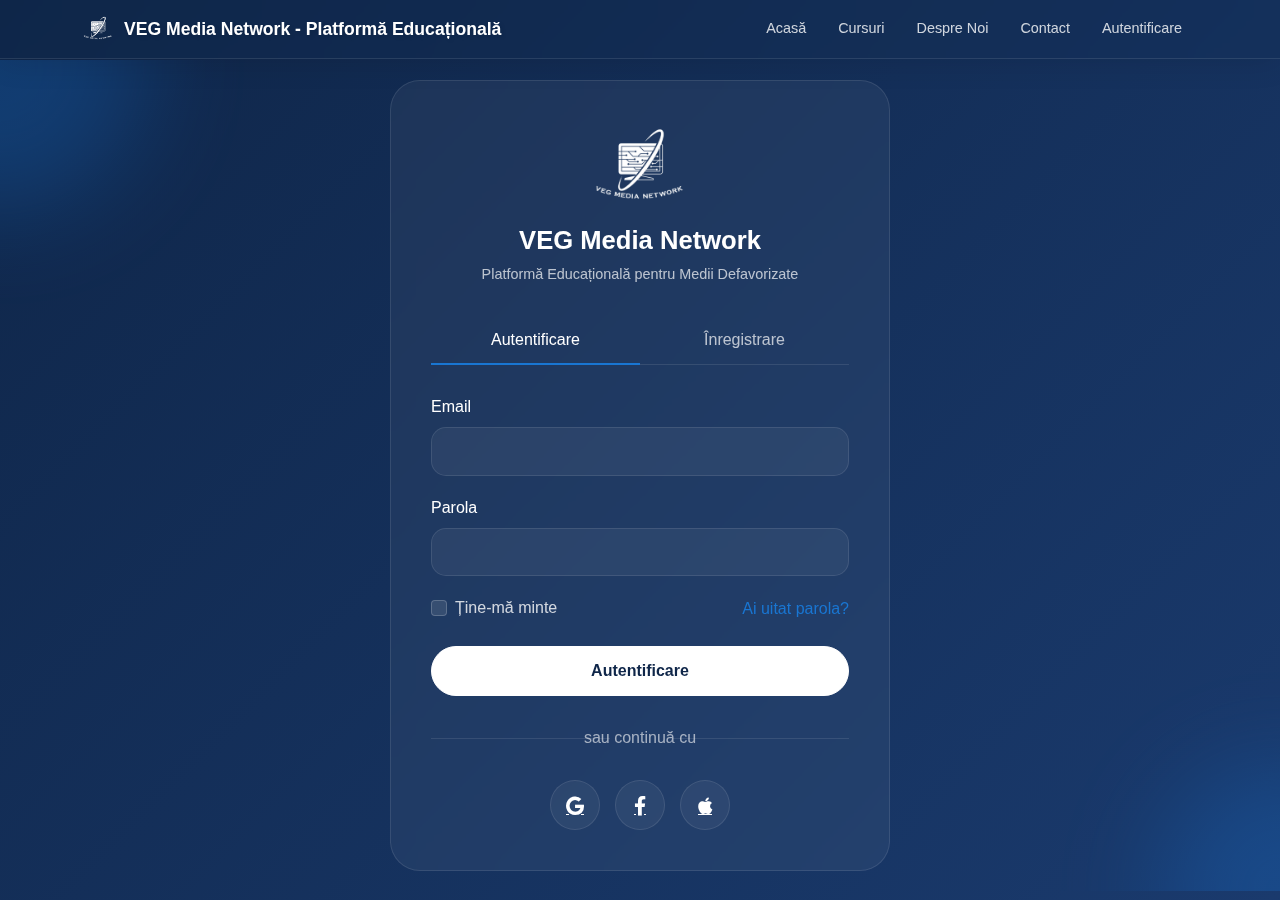
<file: setari.html>
<!DOCTYPE html>
<html lang="ro">
<head>
    <meta charset="UTF-8">
    <meta name="viewport" content="width=device-width, initial-scale=1.0">
    <title>Setări - VEG Media Network</title>
    <link href="https://cdn.jsdelivr.net/npm/bootstrap@5.3.2/dist/css/bootstrap.min.css" rel="stylesheet">
    <link rel="stylesheet" href="https://cdnjs.cloudflare.com/ajax/libs/font-awesome/6.0.0/css/all.min.css">
    <style>
        :root {
            --primary-color: #ffffff;
            --secondary-color: #0f2649;
            --accent-color: #1a3a6d;
            --text-color: #ffffff;
            --text-secondary: rgba(255, 255, 255, 0.8);
        }

        body {
            background: linear-gradient(135deg, #0f2649 0%, #1a3a6d 100%);
            color: #ffffff;
            font-family: 'Segoe UI', Tahoma, Geneva, Verdana, sans-serif;
            min-height: 100vh;
            padding-top: 80px;
        }

        .navbar {
            background: rgba(15, 38, 73, 0.15) !important;
            backdrop-filter: blur(8px);
            -webkit-backdrop-filter: blur(8px);
            box-shadow: 0 4px 30px rgba(0, 0, 0, 0.1);
            padding: 0.5rem 0;
            border-bottom: 1px solid rgba(255, 255, 255, 0.1);
        }

        .navbar-brand {
            display: flex;
            align-items: center;
            gap: 10px;
            font-size: 1.1rem;
            font-weight: 600;
            color: #ffffff !important;
        }

        .navbar-brand img {
            width: 32px;
            height: 32px;
            object-fit: contain;
        }

        .nav-link {
            color: rgba(255, 255, 255, 0.8) !important;
            font-weight: 500;
            padding: 0.4rem 0.8rem !important;
            margin: 0 0.2rem;
            border-radius: 6px;
            transition: all 0.3s ease;
        }

        .nav-link:hover {
            color: #ffffff !important;
            background: rgba(255, 255, 255, 0.1);
        }

        .nav-link.active {
            color: #ffffff !important;
            background: rgba(255, 255, 255, 0.2);
            border: 1px solid rgba(255, 255, 255, 0.3);
        }

        .settings-container {
            max-width: 800px;
            margin: 0 auto;
            padding: 2rem;
        }

        .settings-header {
            background: rgba(255, 255, 255, 0.05);
            border-radius: 15px;
            padding: 2rem;
            margin-bottom: 2rem;
            position: relative;
            overflow: hidden;
        }

        .settings-title {
            font-size: 2rem;
            font-weight: 600;
            margin-bottom: 0.5rem;
            background: linear-gradient(135deg, #ffffff 0%, rgba(255, 255, 255, 0.8) 100%);
            -webkit-background-clip: text;
            -webkit-text-fill-color: transparent;
        }

        .settings-subtitle {
            color: rgba(255, 255, 255, 0.8);
            font-size: 1.1rem;
        }

        .settings-section {
            background: rgba(255, 255, 255, 0.05);
            border-radius: 15px;
            padding: 2rem;
            margin-bottom: 2rem;
            border: 1px solid rgba(255, 255, 255, 0.1);
        }

        .section-title {
            font-size: 1.5rem;
            font-weight: 600;
            margin-bottom: 1.5rem;
            color: #ffffff;
            display: flex;
            align-items: center;
            gap: 1rem;
        }

        .section-title i {
            color: rgba(255, 255, 255, 0.8);
        }

        .settings-group {
            margin-bottom: 2rem;
        }

        .settings-group:last-child {
            margin-bottom: 0;
        }

        .setting-item {
            display: flex;
            align-items: center;
            justify-content: space-between;
            padding: 1rem;
            background: rgba(255, 255, 255, 0.03);
            border-radius: 10px;
            margin-bottom: 1rem;
            transition: all 0.3s ease;
        }

        .setting-item:hover {
            background: rgba(255, 255, 255, 0.05);
        }

        .setting-info {
            flex: 1;
        }

        .setting-label {
            font-weight: 500;
            color: #ffffff;
            margin-bottom: 0.3rem;
        }

        .setting-description {
            color: rgba(255, 255, 255, 0.6);
            font-size: 0.9rem;
        }

        .setting-control {
            display: flex;
            align-items: center;
            gap: 1rem;
        }

        /* Stiluri pentru switch */
        .form-switch {
            padding-left: 3rem;
        }

        .form-switch .form-check-input {
            width: 3rem;
            height: 1.5rem;
            background-color: rgba(255, 255, 255, 0.2);
            border-color: rgba(255, 255, 255, 0.3);
        }

        .form-switch .form-check-input:checked {
            background-color: #ffffff;
            border-color: #ffffff;
        }

        .form-switch .form-check-input:focus {
            box-shadow: 0 0 0 0.25rem rgba(255, 255, 255, 0.25);
        }

        /* Stiluri pentru select */
        .form-select {
            background-color: rgba(255, 255, 255, 0.05);
            border: 1px solid rgba(255, 255, 255, 0.1);
            color: #ffffff;
            padding: 0.5rem 1rem;
            border-radius: 8px;
            cursor: pointer;
        }

        .form-select:focus {
            background-color: rgba(255, 255, 255, 0.1);
            border-color: rgba(255, 255, 255, 0.3);
            box-shadow: 0 0 0 0.25rem rgba(255, 255, 255, 0.25);
        }

        .form-select option {
            background-color: #1a3a6d;
            color: #ffffff;
        }

        /* Stiluri pentru butoane */
        .btn-save {
            background: rgba(255, 255, 255, 0.1);
            border: 1px solid rgba(255, 255, 255, 0.2);
            color: #ffffff;
            padding: 0.8rem 2rem;
            border-radius: 8px;
            font-weight: 500;
            transition: all 0.3s ease;
            display: flex;
            align-items: center;
            gap: 0.5rem;
        }

        .btn-save:hover {
            background: rgba(255, 255, 255, 0.2);
            transform: translateY(-2px);
        }

        /* Account Button Styles */
        .account-btn {
            display: none;
        }

        .account-btn .btn {
            display: flex;
            align-items: center;
            gap: 0.5rem;
            background: none;
            border: none;
            color: rgba(255, 255, 255, 0.8);
            padding: 0.4rem 1rem;
            transition: all 0.3s ease;
            font-size: 0.9rem;
            font-weight: 500;
        }

        .account-btn .btn:hover {
            color: #ffffff;
            transform: translateY(-2px);
        }

        .account-btn .btn i {
            color: rgba(255, 255, 255, 0.8);
            font-size: 1rem;
            transition: all 0.3s ease;
        }

        .account-btn .btn:hover i {
            transform: scale(1.1);
            color: #ffffff;
        }

        #userName {
            max-width: 150px;
            overflow: hidden;
            text-overflow: ellipsis;
            white-space: nowrap;
        }

        /* Dropdown Styles */
        .dropdown-menu {
            background: rgba(15, 38, 73, 0.95);
            backdrop-filter: blur(10px);
            border: 1px solid rgba(255, 255, 255, 0.1);
            border-radius: 12px;
            padding: 0.5rem;
            margin-top: 0.5rem;
            box-shadow: 0 4px 30px rgba(0, 0, 0, 0.2);
            animation: dropdownFade 0.3s ease;
        }

        .dropdown-menu .dropdown-item {
            color: rgba(255, 255, 255, 0.8);
            padding: 0.7rem 1.2rem;
            border-radius: 8px;
            transition: all 0.3s ease;
            display: flex;
            align-items: center;
            gap: 0.8rem;
        }

        .dropdown-menu .dropdown-item i {
            width: 20px;
            text-align: center;
            transition: all 0.3s ease;
        }

        .dropdown-menu .dropdown-item:hover {
            background: rgba(255, 255, 255, 0.1);
            color: #ffffff;
            transform: translateX(5px);
        }

        .dropdown-menu .dropdown-item:hover i {
            transform: scale(1.1);
        }

        .dropdown-divider {
            border-color: rgba(255, 255, 255, 0.1);
            margin: 0.5rem 0;
        }

        /* Logout Button Style */
        .dropdown-menu .dropdown-item[onclick="logout(event)"] {
            color: #ff4d4d;
        }

        .dropdown-menu .dropdown-item[onclick="logout(event)"] i {
            color: #ff4d4d;
        }

        .dropdown-menu .dropdown-item[onclick="logout(event)"]:hover {
            background: rgba(255, 77, 77, 0.1);
        }

        @keyframes dropdownFade {
            from {
                opacity: 0;
                transform: translateY(-10px);
            }
            to {
                opacity: 1;
                transform: translateY(0);
            }
        }

        @media (max-width: 768px) {
            .settings-container {
                padding: 1rem;
            }

            .settings-header {
                padding: 1.5rem;
            }

            .settings-title {
                font-size: 1.8rem;
            }

            .settings-section {
                padding: 1.5rem;
            }

            .setting-item {
                flex-direction: column;
                align-items: flex-start;
                gap: 1rem;
            }

            .setting-control {
                width: 100%;
                justify-content: space-between;
            }
        }
    </style>
</head>
<body>
    <!-- Navbar -->
    <nav class="navbar navbar-expand-lg navbar-dark fixed-top">
        <div class="container">
            <a class="navbar-brand" href="../index.html">
                <img src="../images/logo.png" alt="VEG Media Network Logo">
                <div>VEG Media Network - Platformă Educațională</div>
            </a>
            <button class="navbar-toggler" type="button" data-bs-toggle="collapse" data-bs-target="#navbarNav">
                <span class="navbar-toggler-icon"></span>
            </button>
            <div class="collapse navbar-collapse" id="navbarNav">
                <ul class="navbar-nav ms-auto">
                    <li class="nav-item">
                        <a class="nav-link" href="../index.html">Acasă</a>
                    </li>
                    <li class="nav-item">
                        <a class="nav-link" href="cursuri.html">Cursuri</a>
                    </li>
                    <li class="nav-item">
                        <a class="nav-link" href="despre.html">Despre Noi</a>
                    </li>
                    <li class="nav-item">
                        <a class="nav-link" href="contact.html">Contact</a>
                    </li>
                    <li class="nav-item dropdown">
                        <a class="nav-link dropdown-toggle account-btn" href="#" role="button" data-bs-toggle="dropdown" style="display: none;">
                            <i class="fas fa-user-circle"></i>
                            <span id="userName">Cont</span>
                        </a>
                        <ul class="dropdown-menu dropdown-menu-end">
                            <li><a class="dropdown-item" href="profil.html"><i class="fas fa-user"></i> Profilul meu</a></li>
                            <li><a class="dropdown-item" href="cursuri-mele.html"><i class="fas fa-book"></i> Cursurile mele</a></li>
                            <li><a class="dropdown-item" href="certificate.html"><i class="fas fa-certificate"></i> Certificate</a></li>
                            <li><a class="dropdown-item" href="setari.html"><i class="fas fa-cog"></i> Setări</a></li>
                            <li><hr class="dropdown-divider"></li>
                            <li><a class="dropdown-item" href="#" onclick="logout(event)"><i class="fas fa-sign-out-alt"></i> Deconectare</a></li>
                        </ul>
                    </li>
                    <li class="nav-item">
                        <a class="nav-link auth-btn" href="autentificare.html">Autentificare</a>
                    </li>
                </ul>
            </div>
        </div>
    </nav>

    <!-- Settings Content -->
    <div class="settings-container">
        <div class="settings-header">
            <h1 class="settings-title">Setări</h1>
            <p class="settings-subtitle">Personalizează-ți experiența pe platformă</p>
        </div>

        <!-- Notificări -->
        <div class="settings-section">
            <h2 class="section-title">
                <i class="fas fa-bell"></i>
                Notificări
            </h2>
            <div class="settings-group">
                <div class="setting-item">
                    <div class="setting-info">
                        <div class="setting-label">Notificări prin email</div>
                        <div class="setting-description">Primește notificări despre progresul tău și actualizări noi</div>
                    </div>
                    <div class="setting-control">
                        <div class="form-check form-switch">
                            <input class="form-check-input" type="checkbox" id="emailNotifications" checked>
                        </div>
                    </div>
                </div>
                <div class="setting-item">
                    <div class="setting-info">
                        <div class="setting-label">Notificări despre cursuri noi</div>
                        <div class="setting-description">Fii informat despre cursurile noi adăugate în catalog</div>
                    </div>
                    <div class="setting-control">
                        <div class="form-check form-switch">
                            <input class="form-check-input" type="checkbox" id="newCoursesNotifications" checked>
                        </div>
                    </div>
                </div>
                <div class="setting-item">
                    <div class="setting-info">
                        <div class="setting-label">Notificări despre certificate</div>
                        <div class="setting-description">Primește notificări când obții certificate noi</div>
                    </div>
                    <div class="setting-control">
                        <div class="form-check form-switch">
                            <input class="form-check-input" type="checkbox" id="certificateNotifications" checked>
                        </div>
                    </div>
                </div>
            </div>
        </div>

        <!-- Preferințe -->
        <div class="settings-section">
            <h2 class="section-title">
                <i class="fas fa-sliders-h"></i>
                Preferințe
            </h2>
            <div class="settings-group">
                <div class="setting-item">
                    <div class="setting-info">
                        <div class="setting-label">Limbă interfață</div>
                        <div class="setting-description">Alege limba în care dorești să vezi interfața platformei</div>
                    </div>
                    <div class="setting-control">
                        <select class="form-select" id="language">
                            <option value="ro">Română</option>
                            <option value="en">English</option>
                            <option value="fr">Français</option>
                            <option value="de">Deutsch</option>
                        </select>
                    </div>
                </div>
                <div class="setting-item">
                    <div class="setting-info">
                        <div class="setting-label">Mod întunecat</div>
                        <div class="setting-description">Activează modul întunecat pentru o experiență mai confortabilă</div>
                    </div>
                    <div class="setting-control">
                        <div class="form-check form-switch">
                            <input class="form-check-input" type="checkbox" id="darkMode">
                        </div>
                    </div>
                </div>
                <div class="setting-item">
                    <div class="setting-info">
                        <div class="setting-label">Calitate video</div>
                        <div class="setting-description">Alege calitatea implicită pentru lecțiile video</div>
                    </div>
                    <div class="setting-control">
                        <select class="form-select" id="videoQuality">
                            <option value="auto">Automată</option>
                            <option value="1080p">1080p</option>
                            <option value="720p">720p</option>
                            <option value="480p">480p</option>
                        </select>
                    </div>
                </div>
            </div>
        </div>

        <!-- Securitate -->
        <div class="settings-section">
            <h2 class="section-title">
                <i class="fas fa-shield-alt"></i>
                Securitate
            </h2>
            <div class="settings-group">
                <div class="setting-item">
                    <div class="setting-info">
                        <div class="setting-label">Autentificare în două etape</div>
                        <div class="setting-description">Activează autentificarea în două etape pentru o securitate sporită</div>
                    </div>
                    <div class="setting-control">
                        <div class="form-check form-switch">
                            <input class="form-check-input" type="checkbox" id="twoFactorAuth">
                        </div>
                    </div>
                </div>
                <div class="setting-item">
                    <div class="setting-info">
                        <div class="setting-label">Sesiuni active</div>
                        <div class="setting-description">Gestionează dispozitivele conectate la contul tău</div>
                    </div>
                    <div class="setting-control">
                        <button class="btn-save" onclick="manageSessions()">
                            <i class="fas fa-desktop"></i>
                            Gestionează
                        </button>
                    </div>
                </div>
            </div>
        </div>

        <!-- Buton Salvare -->
        <div class="text-end">
            <button class="btn-save" onclick="saveSettings()">
                <i class="fas fa-save"></i>
                Salvează Modificările
            </button>
        </div>
    </div>

    <script src="https://cdn.jsdelivr.net/npm/bootstrap@5.3.2/dist/js/bootstrap.bundle.min.js"></script>
    <script>
        // Verifică starea autentificării
        function checkAuthStatus() {
            const authState = JSON.parse(localStorage.getItem('authState') || sessionStorage.getItem('authState') || '{}');
            const userDropdown = document.querySelector('.account-btn');
            const authBtn = document.querySelector('.auth-btn');
            const userName = document.getElementById('userName');
            
            if (authState.isAuthenticated) {
                if (userDropdown) {
                    userDropdown.style.display = 'block';
                }
                if (authBtn) {
                    authBtn.style.display = 'none';
                }
                
                try {
                    const displayName = authState.user?.name || authState.user?.numeComplet || 'Contul meu';
                    if (userName) {
                        userName.textContent = displayName;
                    }
                } catch (error) {
                    console.error('Eroare la setarea numelui utilizatorului:', error);
                    if (userName) userName.textContent = 'Contul meu';
                }

                // Încarcă setările salvate
                loadSettings();
            } else {
                if (userDropdown) {
                    userDropdown.style.display = 'none';
                }
                if (authBtn) {
                    authBtn.style.display = 'block';
                }
                // Redirecționează către pagina de autentificare dacă utilizatorul nu este autentificat
                window.location.href = 'autentificare.html';
            }
        }

        // Funcție pentru deconectare
        function logout(e) {
            if (e) e.preventDefault();
            localStorage.removeItem('authState');
            sessionStorage.removeItem('authState');
            window.location.href = 'autentificare.html';
            return false;
        }

        // Încarcă setările salvate
        function loadSettings() {
            const settings = JSON.parse(localStorage.getItem('userSettings') || '{}');
            
            // Setează valorile pentru notificări
            document.getElementById('emailNotifications').checked = settings.emailNotifications !== false;
            document.getElementById('newCoursesNotifications').checked = settings.newCoursesNotifications !== false;
            document.getElementById('certificateNotifications').checked = settings.certificateNotifications !== false;
            
            // Setează valorile pentru preferințe
            document.getElementById('language').value = settings.language || 'ro';
            document.getElementById('darkMode').checked = settings.darkMode || false;
            document.getElementById('videoQuality').value = settings.videoQuality || 'auto';
            
            // Setează valorile pentru securitate
            document.getElementById('twoFactorAuth').checked = settings.twoFactorAuth || false;
        }

        // Salvează setările
        function saveSettings() {
            const settings = {
                emailNotifications: document.getElementById('emailNotifications').checked,
                newCoursesNotifications: document.getElementById('newCoursesNotifications').checked,
                certificateNotifications: document.getElementById('certificateNotifications').checked,
                language: document.getElementById('language').value,
                darkMode: document.getElementById('darkMode').checked,
                videoQuality: document.getElementById('videoQuality').value,
                twoFactorAuth: document.getElementById('twoFactorAuth').checked
            };

            localStorage.setItem('userSettings', JSON.stringify(settings));
            
            // Aplică setările imediat
            applySettings(settings);
            
            // Afișează mesaj de succes
            alert('Setările au fost salvate cu succes!');
        }

        // Aplică setările
        function applySettings(settings) {
            // Aplică limba
            document.documentElement.lang = settings.language;
            
            // Aplică modul întunecat
            if (settings.darkMode) {
                document.body.classList.add('dark-mode');
            } else {
                document.body.classList.remove('dark-mode');
            }
        }

        // Gestionează sesiunile active
        function manageSessions() {
            // Implementează logica pentru gestionarea sesiunilor
            alert('Funcționalitatea de gestionare a sesiunilor va fi disponibilă în curând!');
        }

        // Verifică starea de autentificare la încărcarea paginii
        document.addEventListener('DOMContentLoaded', function() {
            checkAuthStatus();
        });
    </script>
</body>
</html>
</file>
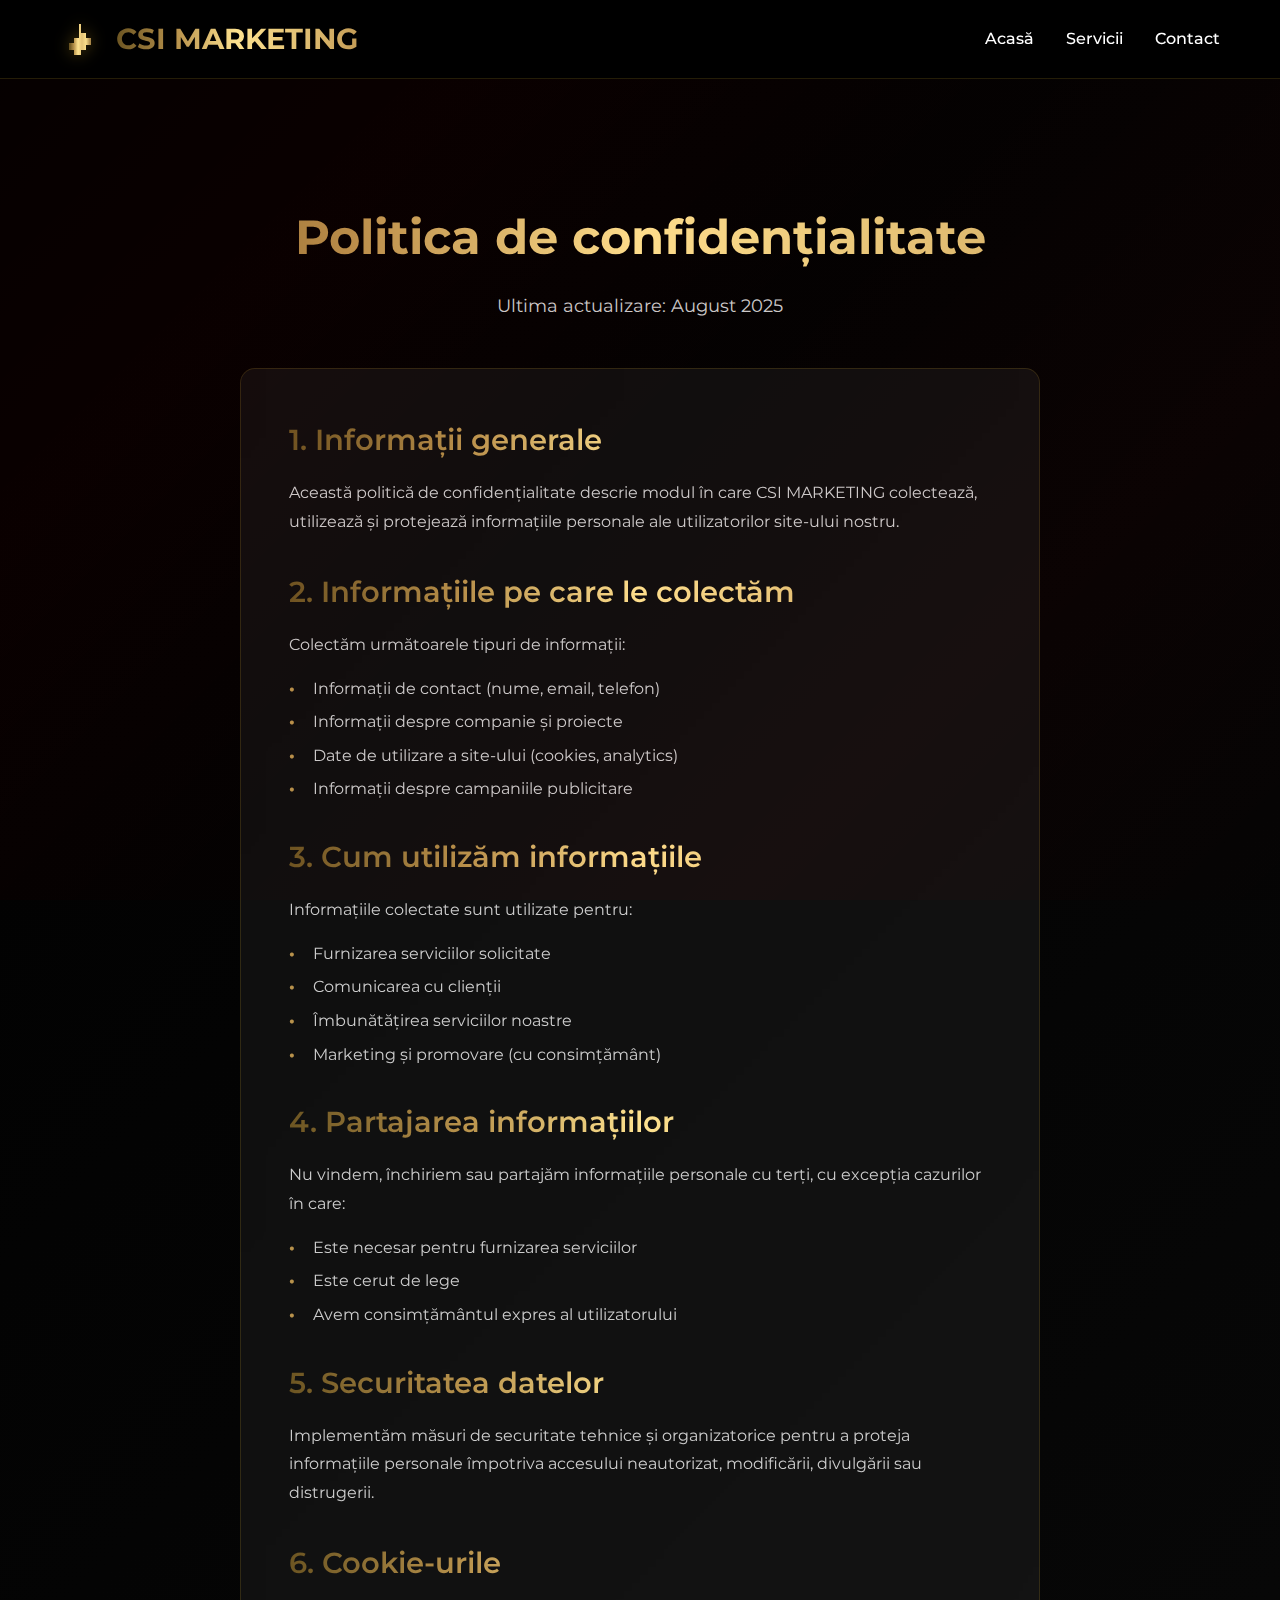
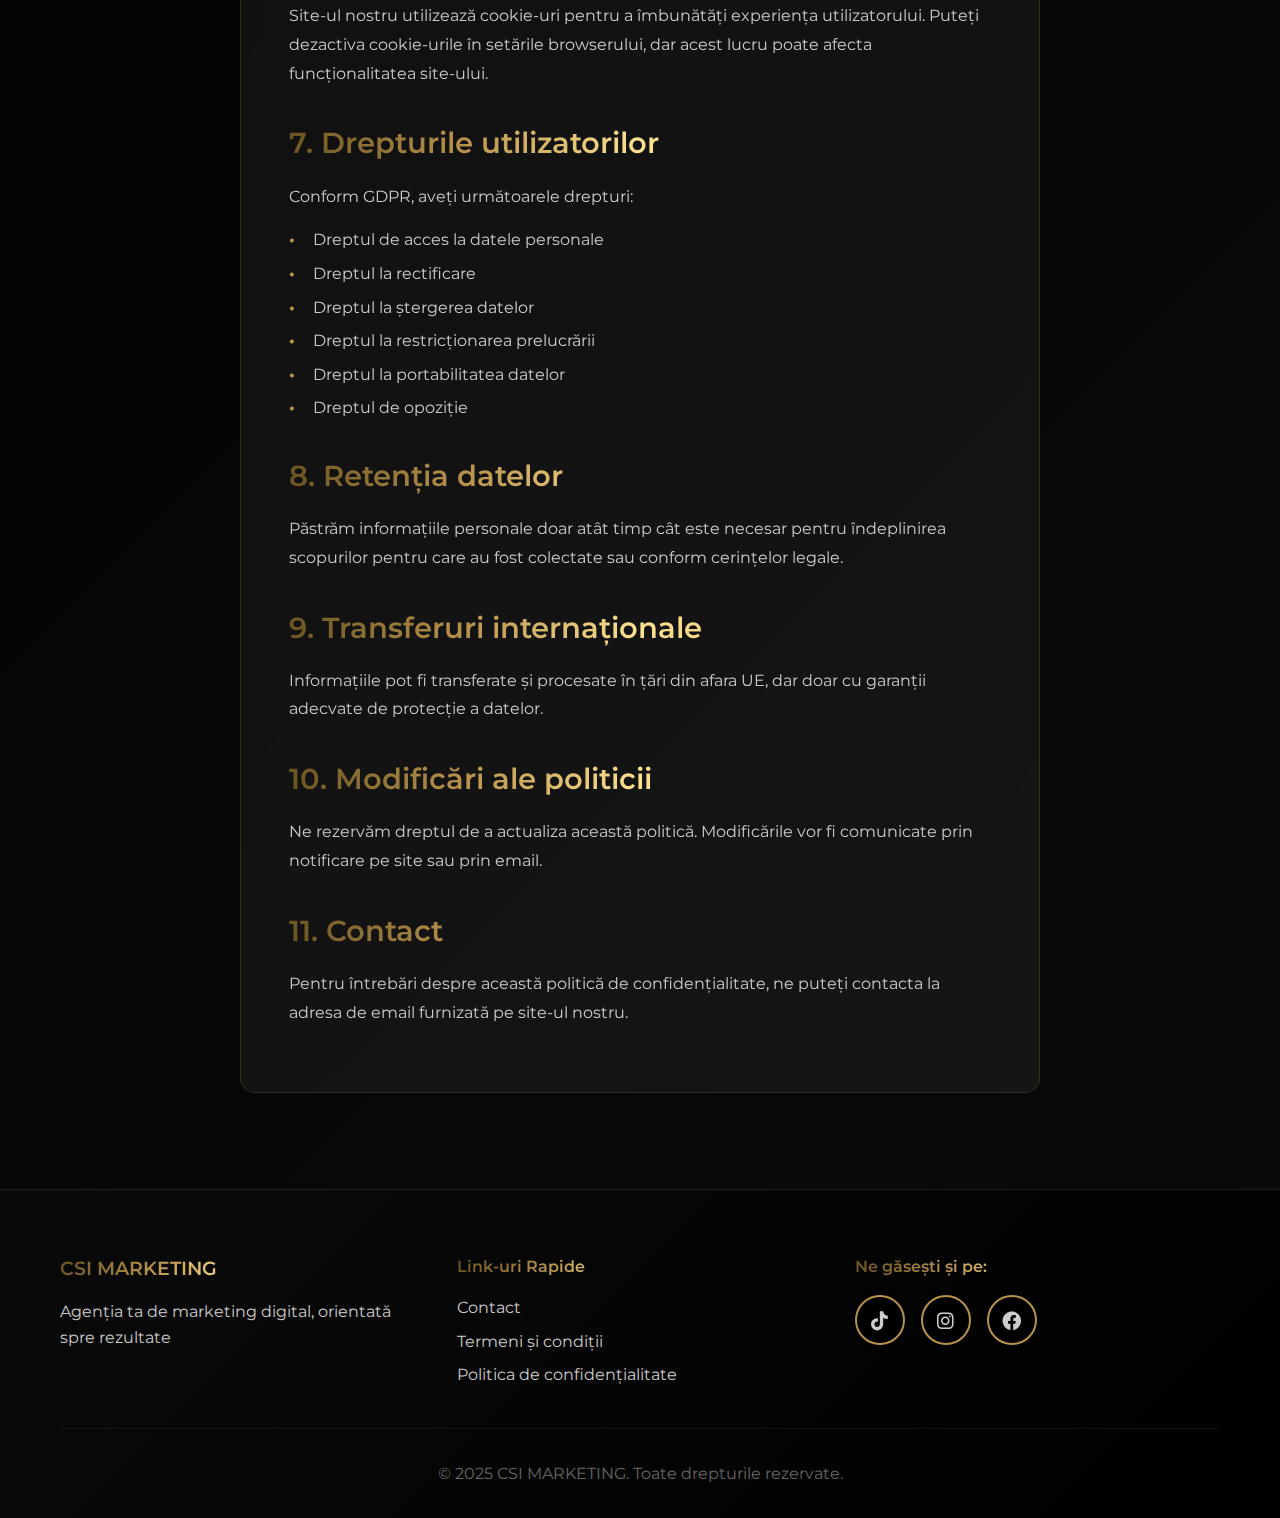
<file: AgMk/privacy.html>
<!DOCTYPE html>
<html lang="ro">
<head>
    <meta charset="UTF-8">
    <meta name="viewport" content="width=device-width, initial-scale=1.0">
    <title>Politica de confidențialitate - CSI MARKETING</title>
    <link rel="stylesheet" href="styles.css">
    <link href="https://fonts.googleapis.com/css2?family=Montserrat:wght@300;400;500;600;700&display=swap" rel="stylesheet">
    <link rel="stylesheet" href="https://cdnjs.cloudflare.com/ajax/libs/font-awesome/6.0.0/css/all.min.css">
</head>
<body>
    <!-- Navigation -->
    <nav class="navbar">
        <div class="nav-container">
            <div class="nav-logo">
                <div class="logo-icon">
                    <svg width="40" height="40" viewBox="0 0 40 40" fill="none">
                        <path d="M20 5 L20 15 L25 15 L25 20 L30 20 L30 25 L25 25 L25 30 L20 30 L20 35 L15 35 L15 30 L10 30 L10 25 L15 25 L15 20 L20 20 Z" 
                              fill="url(#goldGradient)" stroke="url(#goldGradient)" stroke-width="2"/>
                        <defs>
                            <linearGradient id="goldGradient" x1="0%" y1="0%" x2="100%" y2="0%">
                                <stop offset="0%" style="stop-color:#6C5522"/>
                                <stop offset="20%" style="stop-color:#B8924C"/>
                                <stop offset="40%" style="stop-color:#FEE28F"/>
                                <stop offset="60%" style="stop-color:#E4C376"/>
                                <stop offset="80%" style="stop-color:#FBDF8C"/>
                                <stop offset="100%" style="stop-color:#A98749"/>
                            </linearGradient>
                        </defs>
                    </svg>
                </div>
                <h2>CSI MARKETING</h2>
            </div>
            <ul class="nav-menu">
                <li><a href="index.html">Acasă</a></li>
                <li><a href="index.html#services">Servicii</a></li>
                <li><a href="index.html#contact">Contact</a></li>
            </ul>
            <div class="hamburger">
                <span></span>
                <span></span>
                <span></span>
            </div>
        </div>
    </nav>

    <!-- Privacy Content -->
    <section class="legal-content">
        <div class="container">
            <div class="legal-header">
                <h1>Politica de confidențialitate</h1>
                <p>Ultima actualizare: August 2025</p>
            </div>
            
            <div class="legal-text">
                <h2>1. Informații generale</h2>
                <p>Această politică de confidențialitate descrie modul în care CSI MARKETING colectează, utilizează și protejează informațiile personale ale utilizatorilor site-ului nostru.</p>
                
                <h2>2. Informațiile pe care le colectăm</h2>
                <p>Colectăm următoarele tipuri de informații:</p>
                <ul>
                    <li>Informații de contact (nume, email, telefon)</li>
                    <li>Informații despre companie și proiecte</li>
                    <li>Date de utilizare a site-ului (cookies, analytics)</li>
                    <li>Informații despre campaniile publicitare</li>
                </ul>
                
                <h2>3. Cum utilizăm informațiile</h2>
                <p>Informațiile colectate sunt utilizate pentru:</p>
                <ul>
                    <li>Furnizarea serviciilor solicitate</li>
                    <li>Comunicarea cu clienții</li>
                    <li>Îmbunătățirea serviciilor noastre</li>
                    <li>Marketing și promovare (cu consimțământ)</li>
                </ul>
                
                <h2>4. Partajarea informațiilor</h2>
                <p>Nu vindem, închiriem sau partajăm informațiile personale cu terți, cu excepția cazurilor în care:</p>
                <ul>
                    <li>Este necesar pentru furnizarea serviciilor</li>
                    <li>Este cerut de lege</li>
                    <li>Avem consimțământul expres al utilizatorului</li>
                </ul>
                
                <h2>5. Securitatea datelor</h2>
                <p>Implementăm măsuri de securitate tehnice și organizatorice pentru a proteja informațiile personale împotriva accesului neautorizat, modificării, divulgării sau distrugerii.</p>
                
                <h2>6. Cookie-urile</h2>
                <p>Site-ul nostru utilizează cookie-uri pentru a îmbunătăți experiența utilizatorului. Puteți dezactiva cookie-urile în setările browserului, dar acest lucru poate afecta funcționalitatea site-ului.</p>
                
                <h2>7. Drepturile utilizatorilor</h2>
                <p>Conform GDPR, aveți următoarele drepturi:</p>
                <ul>
                    <li>Dreptul de acces la datele personale</li>
                    <li>Dreptul la rectificare</li>
                    <li>Dreptul la ștergerea datelor</li>
                    <li>Dreptul la restricționarea prelucrării</li>
                    <li>Dreptul la portabilitatea datelor</li>
                    <li>Dreptul de opoziție</li>
                </ul>
                
                <h2>8. Retenția datelor</h2>
                <p>Păstrăm informațiile personale doar atât timp cât este necesar pentru îndeplinirea scopurilor pentru care au fost colectate sau conform cerințelor legale.</p>
                
                <h2>9. Transferuri internaționale</h2>
                <p>Informațiile pot fi transferate și procesate în țări din afara UE, dar doar cu garanții adecvate de protecție a datelor.</p>
                
                <h2>10. Modificări ale politicii</h2>
                <p>Ne rezervăm dreptul de a actualiza această politică. Modificările vor fi comunicate prin notificare pe site sau prin email.</p>
                
                <h2>11. Contact</h2>
                <p>Pentru întrebări despre această politică de confidențialitate, ne puteți contacta la adresa de email furnizată pe site-ul nostru.</p>
            </div>
        </div>
    </section>

    <!-- Footer -->
    <footer class="footer">
        <div class="container">
            <div class="footer-content">
                <div class="footer-section">
                    <h3>CSI MARKETING</h3>
                    <p>Agenția ta de marketing digital, orientată spre rezultate</p>
                </div>
                
                <div class="footer-section">
                    <h4>Link-uri Rapide</h4>
                    <ul>
                        <li><a href="index.html#contact">Contact</a></li>
                        <li><a href="terms.html">Termeni și condiții</a></li>
                        <li><a href="privacy.html">Politica de confidențialitate</a></li>
                    </ul>
                </div>

                <div class="footer-section">
                    <h4>Ne găsești și pe:</h4>
                    <div class="social-links">
                        <a href="https://tiktok.com/@your-handle" target="_blank" class="social-link">
                            <i class="fab fa-tiktok"></i>
                        </a>
                        <a href="https://instagram.com/your-handle" target="_blank" class="social-link">
                            <i class="fab fa-instagram"></i>
                        </a>
                        <a href="https://facebook.com/your-page" target="_blank" class="social-link">
                            <i class="fab fa-facebook"></i>
                        </a>
                    </div>
                </div>
            </div>
            
            <div class="footer-bottom">
                <p>&copy; 2025 CSI MARKETING. Toate drepturile rezervate.</p>
            </div>
        </div>
    </footer>

    <script src="script.js"></script>
</body>
</html>
</file>
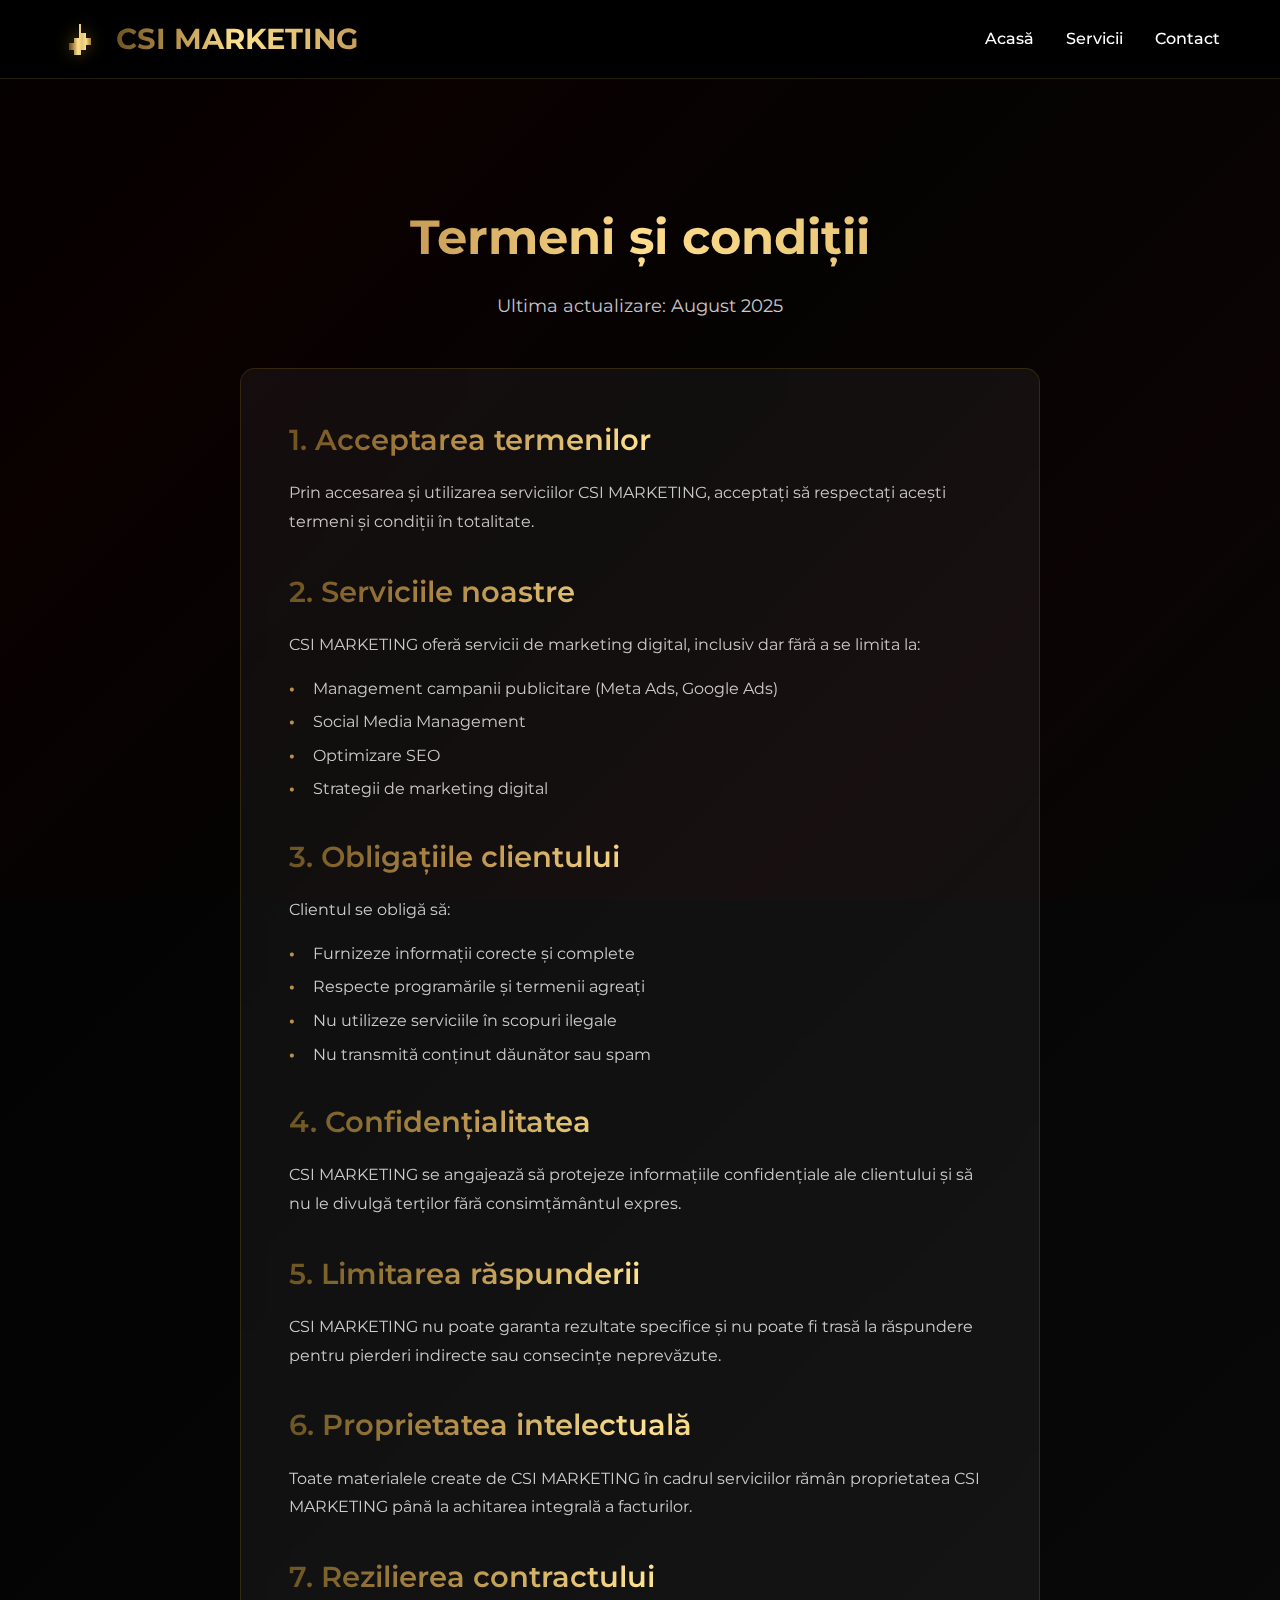
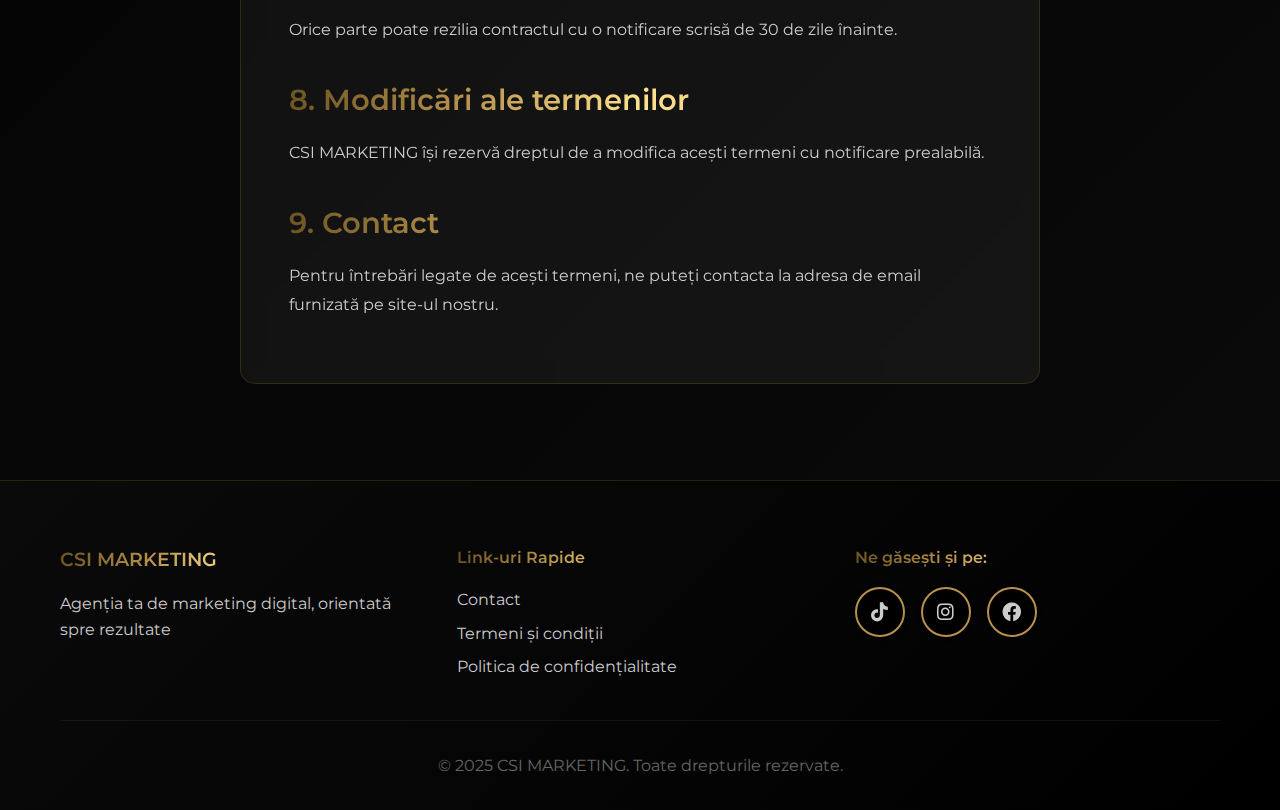
<file: AgMk/terms.html>
<!DOCTYPE html>
<html lang="ro">
<head>
    <meta charset="UTF-8">
    <meta name="viewport" content="width=device-width, initial-scale=1.0">
    <title>Termeni și condiții - CSI MARKETING</title>
    <link rel="stylesheet" href="styles.css">
    <link href="https://fonts.googleapis.com/css2?family=Montserrat:wght@300;400;500;600;700&display=swap" rel="stylesheet">
    <link rel="stylesheet" href="https://cdnjs.cloudflare.com/ajax/libs/font-awesome/6.0.0/css/all.min.css">
</head>
<body>
    <!-- Navigation -->
    <nav class="navbar">
        <div class="nav-container">
            <div class="nav-logo">
                <div class="logo-icon">
                    <svg width="40" height="40" viewBox="0 0 40 40" fill="none">
                        <path d="M20 5 L20 15 L25 15 L25 20 L30 20 L30 25 L25 25 L25 30 L20 30 L20 35 L15 35 L15 30 L10 30 L10 25 L15 25 L15 20 L20 20 Z" 
                              fill="url(#goldGradient)" stroke="url(#goldGradient)" stroke-width="2"/>
                        <defs>
                            <linearGradient id="goldGradient" x1="0%" y1="0%" x2="100%" y2="0%">
                                <stop offset="0%" style="stop-color:#6C5522"/>
                                <stop offset="20%" style="stop-color:#B8924C"/>
                                <stop offset="40%" style="stop-color:#FEE28F"/>
                                <stop offset="60%" style="stop-color:#E4C376"/>
                                <stop offset="80%" style="stop-color:#FBDF8C"/>
                                <stop offset="100%" style="stop-color:#A98749"/>
                            </linearGradient>
                        </defs>
                    </svg>
                </div>
                <h2>CSI MARKETING</h2>
            </div>
            <ul class="nav-menu">
                <li><a href="index.html">Acasă</a></li>
                <li><a href="index.html#services">Servicii</a></li>
                <li><a href="index.html#contact">Contact</a></li>
            </ul>
            <div class="hamburger">
                <span></span>
                <span></span>
                <span></span>
            </div>
        </div>
    </nav>

    <!-- Terms Content -->
    <section class="legal-content">
        <div class="container">
            <div class="legal-header">
                <h1>Termeni și condiții</h1>
                <p>Ultima actualizare: August 2025</p>
            </div>
            
            <div class="legal-text">
                <h2>1. Acceptarea termenilor</h2>
                <p>Prin accesarea și utilizarea serviciilor CSI MARKETING, acceptați să respectați acești termeni și condiții în totalitate.</p>
                
                <h2>2. Serviciile noastre</h2>
                <p>CSI MARKETING oferă servicii de marketing digital, inclusiv dar fără a se limita la:</p>
                <ul>
                    <li>Management campanii publicitare (Meta Ads, Google Ads)</li>
                    <li>Social Media Management</li>
                    <li>Optimizare SEO</li>
                    <li>Strategii de marketing digital</li>
                </ul>
                
                <h2>3. Obligațiile clientului</h2>
                <p>Clientul se obligă să:</p>
                <ul>
                    <li>Furnizeze informații corecte și complete</li>
                    <li>Respecte programările și termenii agreați</li>
                    <li>Nu utilizeze serviciile în scopuri ilegale</li>
                    <li>Nu transmită conținut dăunător sau spam</li>
                </ul>
                
                <h2>4. Confidențialitatea</h2>
                <p>CSI MARKETING se angajează să protejeze informațiile confidențiale ale clientului și să nu le divulgă terților fără consimțământul expres.</p>
                
                <h2>5. Limitarea răspunderii</h2>
                <p>CSI MARKETING nu poate garanta rezultate specifice și nu poate fi trasă la răspundere pentru pierderi indirecte sau consecințe neprevăzute.</p>
                
                <h2>6. Proprietatea intelectuală</h2>
                <p>Toate materialele create de CSI MARKETING în cadrul serviciilor rămân proprietatea CSI MARKETING până la achitarea integrală a facturilor.</p>
                
                <h2>7. Rezilierea contractului</h2>
                <p>Orice parte poate rezilia contractul cu o notificare scrisă de 30 de zile înainte.</p>
                
                <h2>8. Modificări ale termenilor</h2>
                <p>CSI MARKETING își rezervă dreptul de a modifica acești termeni cu notificare prealabilă.</p>
                
                <h2>9. Contact</h2>
                <p>Pentru întrebări legate de acești termeni, ne puteți contacta la adresa de email furnizată pe site-ul nostru.</p>
            </div>
        </div>
    </section>

    <!-- Footer -->
    <footer class="footer">
        <div class="container">
            <div class="footer-content">
                <div class="footer-section">
                    <h3>CSI MARKETING</h3>
                    <p>Agenția ta de marketing digital, orientată spre rezultate</p>
                </div>
                
                <div class="footer-section">
                    <h4>Link-uri Rapide</h4>
                    <ul>
                        <li><a href="index.html#contact">Contact</a></li>
                        <li><a href="terms.html">Termeni și condiții</a></li>
                        <li><a href="privacy.html">Politica de confidențialitate</a></li>
                    </ul>
                </div>

                <div class="footer-section">
                    <h4>Ne găsești și pe:</h4>
                    <div class="social-links">
                        <a href="https://tiktok.com/@your-handle" target="_blank" class="social-link">
                            <i class="fab fa-tiktok"></i>
                        </a>
                        <a href="https://instagram.com/your-handle" target="_blank" class="social-link">
                            <i class="fab fa-instagram"></i>
                        </a>
                        <a href="https://facebook.com/your-page" target="_blank" class="social-link">
                            <i class="fab fa-facebook"></i>
                        </a>
                    </div>
                </div>
            </div>
            
            <div class="footer-bottom">
                <p>&copy; 2025 CSI MARKETING. Toate drepturile rezervate.</p>
            </div>
        </div>
    </footer>

    <script src="script.js"></script>
</body>
</html>
</file>
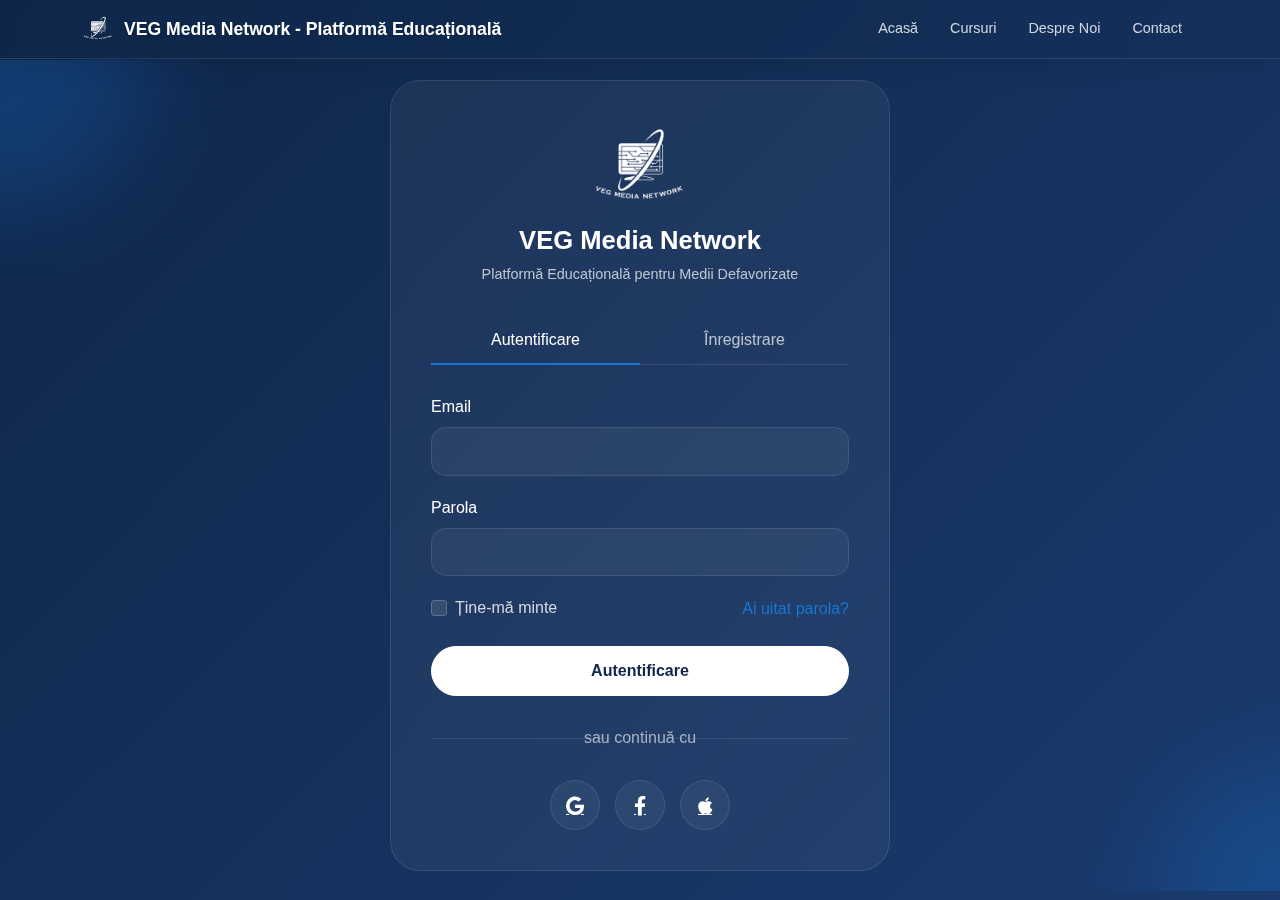
<file: pages/autentificare.html>
<!DOCTYPE html>
<html lang="ro">
<head>
    <meta charset="UTF-8">
    <meta name="viewport" content="width=device-width, initial-scale=1.0">
    <title>Autentificare - VEG MEDIA NETWORK</title>
    <link href="https://cdn.jsdelivr.net/npm/bootstrap@5.3.2/dist/css/bootstrap.min.css" rel="stylesheet">
    <link rel="stylesheet" href="https://cdnjs.cloudflare.com/ajax/libs/font-awesome/6.0.0/css/all.min.css">
    <style>
        body {
            background: linear-gradient(135deg, #0f2649 0%, #1a3a6d 100%);
            min-height: 100vh;
            color: #ffffff;
            font-family: 'Segoe UI', Tahoma, Geneva, Verdana, sans-serif;
            padding-top: 60px;
        }

        .navbar {
            background: rgba(15, 38, 73, 0.15) !important;
            backdrop-filter: blur(8px);
            -webkit-backdrop-filter: blur(8px);
            box-shadow: 0 4px 30px rgba(0, 0, 0, 0.1);
            padding: 0.5rem 0;
            border-bottom: 1px solid rgba(255, 255, 255, 0.1);
            transition: all 0.3s ease;
        }

        .navbar.scrolled {
            background: rgba(15, 38, 73, 0.35) !important;
        }

        .navbar-brand {
            display: flex;
            align-items: center;
            gap: 10px;
            font-size: 1.1rem;
            font-weight: 600;
            color: #ffffff !important;
            text-shadow: 2px 2px 4px rgba(0, 0, 0, 0.1);
            padding: 0.3rem 0;
            transition: all 0.3s ease;
        }

        .navbar-brand:hover {
            transform: translateY(-2px);
        }

        .navbar-brand img {
            width: 32px;
            height: 32px;
            object-fit: contain;
            transition: all 0.3s ease;
        }

        .navbar-brand:hover img {
            transform: rotate(360deg);
        }

        .navbar-brand div {
            display: flex;
            flex-direction: row;
            align-items: center;
            gap: 0.5rem;
            position: relative;
            white-space: nowrap;
        }

        .nav-link {
            color: rgba(255, 255, 255, 0.8) !important;
            font-weight: 500;
            padding: 0.4rem 0.8rem !important;
            margin: 0 0.2rem;
            border-radius: 6px;
            transition: all 0.3s ease;
            position: relative;
            font-size: 0.9rem;
            overflow: hidden;
        }

        .nav-link:hover {
            color: #ffffff !important;
            background: rgba(255, 255, 255, 0.1);
            transform: translateY(-2px);
        }

        .nav-link.active {
            color: #ffffff !important;
            background: rgba(25, 118, 210, 0.2);
            border: 1px solid rgba(25, 118, 210, 0.3);
        }

        .nav-link.active::after {
            content: '';
            position: absolute;
            bottom: 0;
            left: 50%;
            transform: translateX(-50%);
            width: 20px;
            height: 2px;
            background: #1976D2;
            border-radius: 2px;
        }

        .navbar-toggler {
            border: 1px solid rgba(255, 255, 255, 0.1);
            padding: 0.5rem;
            border-radius: 8px;
            transition: all 0.3s ease;
        }

        .navbar-toggler:hover {
            background: rgba(255, 255, 255, 0.1);
        }

        .navbar-toggler:focus {
            box-shadow: none;
            border-color: rgba(25, 118, 210, 0.5);
        }

        .navbar-toggler-icon {
            background-image: url("data:image/svg+xml,%3csvg xmlns='http://www.w3.org/2000/svg' viewBox='0 0 30 30'%3e%3cpath stroke='rgba(255, 255, 255, 0.8)' stroke-linecap='round' stroke-miterlimit='10' stroke-width='2' d='M4 7h22M4 15h22M4 23h22'/%3e%3c/svg%3e");
        }

        @media (max-width: 991px) {
            .navbar-brand {
                font-size: 1rem;
            }

            .navbar-brand div {
                white-space: normal;
            }

            .navbar-collapse {
                background: rgba(15, 38, 73, 0.25);
                backdrop-filter: blur(8px);
                -webkit-backdrop-filter: blur(8px);
                border-radius: 15px;
                padding: 1rem;
                margin-top: 1rem;
                border: 1px solid rgba(255, 255, 255, 0.1);
            }

            .nav-link {
                padding: 0.8rem 1.2rem !important;
                margin: 0.2rem 0;
            }

            .nav-link.active::after {
                width: 30px;
            }
        }

        .auth-container {
            flex: 1;
            display: flex;
            align-items: center;
            justify-content: center;
            padding: 0;
            position: relative;
            overflow: hidden;
            min-height: calc(100vh - 76px); /* Înălțimea viewport minus înălțimea navbar */
        }

        .container {
            display: flex;
            justify-content: center;
            align-items: center;
            height: 100%;
        }

        .auth-container::before {
            content: '';
            position: absolute;
            width: 300px;
            height: 300px;
            background: linear-gradient(45deg, #1976D2, #1565C0);
            border-radius: 50%;
            top: -150px;
            left: -150px;
            filter: blur(50px);
            opacity: 0.3;
            animation: float 8s infinite;
        }

        .auth-container::after {
            content: '';
            position: absolute;
            width: 250px;
            height: 250px;
            background: linear-gradient(45deg, #1565C0, #1976D2);
            border-radius: 50%;
            bottom: -125px;
            right: -125px;
            filter: blur(50px);
            opacity: 0.3;
            animation: float 10s infinite reverse;
        }

        @keyframes float {
            0% { transform: translate(0, 0) rotate(0deg); }
            50% { transform: translate(30px, 20px) rotate(180deg); }
            100% { transform: translate(0, 0) rotate(360deg); }
        }

        .auth-card {
            background: rgba(255, 255, 255, 0.05);
            backdrop-filter: blur(10px);
            border: 1px solid rgba(255, 255, 255, 0.1);
            border-radius: 30px;
            padding: 40px;
            width: 100%;
            max-width: 500px;
            position: relative;
            overflow: hidden;
            z-index: 1;
            margin: 20px;
        }

        .auth-card::before {
            content: '';
            position: absolute;
            top: 0;
            left: 0;
            right: 0;
            height: 100%;
            background: linear-gradient(45deg, transparent, rgba(255, 255, 255, 0.1), transparent);
            transform: translateX(-100%);
            transition: 0.6s;
        }

        .auth-card:hover::before {
            transform: translateX(100%);
        }

        .auth-logo {
            text-align: center;
            margin-bottom: 30px;
        }

        .auth-logo img {
            width: 100px;
            height: auto;
            margin-bottom: 15px;
        }

        .auth-logo h2 {
            font-size: 1.6rem;
            font-weight: 600;
            color: white;
            margin: 0;
        }

        .auth-logo p {
            color: rgba(255, 255, 255, 0.7);
            font-size: 0.9rem;
            max-width: 400px;
            margin: 0.5rem auto;
        }

        .auth-tabs {
            display: flex;
            margin-bottom: 30px;
            border-bottom: 1px solid rgba(255, 255, 255, 0.1);
        }

        .auth-tab {
            padding: 12px 25px;
            font-size: 1rem;
            color: rgba(255, 255, 255, 0.7);
            cursor: pointer;
            transition: all 0.3s ease;
            position: relative;
            text-align: center;
            flex: 1;
        }

        .auth-tab.active {
            color: white;
        }

        .auth-tab.active::after {
            content: '';
            position: absolute;
            bottom: -1px;
            left: 0;
            width: 100%;
            height: 2px;
            background: #1976D2;
        }

        .auth-form {
            margin-top: 20px;
        }

        .form-control {
            background: rgba(255, 255, 255, 0.05);
            border: 1px solid rgba(255, 255, 255, 0.1);
            color: white;
            border-radius: 15px;
            padding: 12px 18px;
            font-size: 0.95rem;
            transition: all 0.3s ease;
            margin-bottom: 20px;
        }

        .form-control:focus {
            background: rgba(255, 255, 255, 0.1);
            border-color: #1976D2;
            color: white;
            box-shadow: 0 0 15px rgba(25, 118, 210, 0.3);
        }

        .form-control::placeholder {
            color: rgba(255, 255, 255, 0.6);
        }

        .input-group {
            margin-bottom: 20px;
            position: relative;
        }

        .input-group-text {
            background: rgba(255, 255, 255, 0.05);
            border: 1px solid rgba(255, 255, 255, 0.1);
            color: rgba(255, 255, 255, 0.7);
            border-radius: 15px 0 0 15px;
            width: 45px;
            justify-content: center;
        }

        .input-group .form-control {
            border-radius: 0 15px 15px 0;
            margin-bottom: 0;
        }

        .btn-primary {
            background: #ffffff !important;
            border: 1px solid #ffffff !important;
            color: #0f2649 !important;
            padding: 12px 30px;
            border-radius: 50px;
            font-weight: 600;
            transition: all 0.3s ease;
            width: 100%;
        }

        .btn-primary:hover {
            background: #f8f9fa !important;
            transform: translateY(-3px);
            box-shadow: 0 8px 25px rgba(255, 255, 255, 0.3);
        }

        .btn-outline-primary {
            background: transparent !important;
            border: 1px solid #ffffff !important;
            color: #ffffff !important;
            padding: 12px 30px;
            border-radius: 50px;
            font-weight: 600;
            transition: all 0.3s ease;
            width: 100%;
        }

        .btn-outline-primary:hover {
            background: #ffffff !important;
            color: #0f2649 !important;
            transform: translateY(-3px);
            box-shadow: 0 8px 25px rgba(255, 255, 255, 0.3);
        }

        .auth-separator {
            text-align: center;
            margin: 30px 0;
            position: relative;
            color: rgba(255, 255, 255, 0.6);
        }

        .auth-separator::before,
        .auth-separator::after {
            content: '';
            position: absolute;
            top: 50%;
            width: calc(50% - 30px);
            height: 1px;
            background: rgba(255, 255, 255, 0.1);
        }

        .auth-separator::before {
            left: 0;
        }

        .auth-separator::after {
            right: 0;
        }

        .social-auth {
            display: flex;
            gap: 15px;
            justify-content: center;
            margin-top: 20px;
        }

        .social-auth-btn {
            width: 50px;
            height: 50px;
            border-radius: 50%;
            display: flex;
            align-items: center;
            justify-content: center;
            background: rgba(255, 255, 255, 0.05);
            border: 1px solid rgba(255, 255, 255, 0.1);
            color: white;
            font-size: 1.2rem;
            transition: all 0.3s ease;
            position: relative;
            overflow: hidden;
        }

        .social-auth-btn::before {
            content: '';
            position: absolute;
            width: 100%;
            height: 100%;
            background: linear-gradient(45deg, transparent, rgba(255, 255, 255, 0.1), transparent);
            transform: translateX(-100%);
            transition: 0.3s;
        }

        .social-auth-btn:hover {
            transform: translateY(-3px) rotate(360deg);
            background: rgba(255, 255, 255, 0.1);
            color: white;
        }

        .social-auth-btn:hover::before {
            transform: translateX(100%);
        }

        .form-check-input {
            background-color: rgba(255, 255, 255, 0.1);
            border-color: rgba(255, 255, 255, 0.2);
        }

        .form-check-input:checked {
            background-color: #1976D2;
            border-color: #1976D2;
        }

        .form-check-label {
            color: rgba(255, 255, 255, 0.8);
        }

        .auth-footer {
            text-align: center;
            margin-top: 30px;
            color: rgba(255, 255, 255, 0.7);
        }

        .auth-footer a {
            color: #1976D2;
            text-decoration: none;
            transition: all 0.3s ease;
        }

        .auth-footer a:hover {
            color: white;
        }

        @media (max-width: 768px) {
            .auth-card {
                margin: 15px;
                padding: 25px;
                max-width: 400px;
            }

            .auth-tab {
                padding: 10px 15px;
                font-size: 0.95rem;
            }

            .auth-logo img {
                width: 80px;
            }

            .auth-logo h2 {
                font-size: 1.4rem;
            }

            .auth-logo p {
                font-size: 0.85rem;
            }
        }

        .dropdown-menu {
            background: rgba(15, 38, 73, 0.95);
            backdrop-filter: blur(10px);
            border: 1px solid rgba(255, 255, 255, 0.1);
            border-radius: 15px;
            padding: 10px;
            margin-top: 10px;
            box-shadow: 0 8px 32px rgba(0, 0, 0, 0.1);
        }

        .dropdown-item {
            color: rgba(255, 255, 255, 0.8);
            padding: 10px 15px;
            border-radius: 8px;
            transition: all 0.3s ease;
            display: flex;
            align-items: center;
            gap: 10px;
        }

        .dropdown-item:hover {
            background: rgba(255, 255, 255, 0.1);
            color: #ffffff;
            transform: translateX(5px);
        }

        .dropdown-item i {
            width: 20px;
            text-align: center;
        }

        .dropdown-divider {
            border-color: rgba(255, 255, 255, 0.1);
            margin: 5px 0;
        }

        .text-danger {
            color: #ff6b6b !important;
        }

        .text-danger:hover {
            background: rgba(255, 107, 107, 0.1) !important;
        }

        #userDropdown {
            position: relative;
        }

        #userDropdown .nav-link {
            display: flex;
            align-items: center;
            gap: 8px;
        }

        #userDropdown .nav-link i {
            font-size: 1.2rem;
        }

        #userName {
            display: none;
        }

        @media (min-width: 768px) {
            #userName {
                display: inline;
            }
        }
    </style>
</head>
<body>
    <!-- Navbar -->
    <nav class="navbar navbar-expand-lg navbar-dark fixed-top">
        <div class="container">
            <a class="navbar-brand" href="../index.html">
                <img src="../images/logo.png" alt="VEG Media Network Logo">
                <div>
                    VEG Media Network - Platformă Educațională
                </div>
            </a>
            <button class="navbar-toggler" type="button" data-bs-toggle="collapse" data-bs-target="#navbarNav">
                <span class="navbar-toggler-icon"></span>
            </button>
            <div class="collapse navbar-collapse" id="navbarNav">
                <ul class="navbar-nav ms-auto">
                    <li class="nav-item">
                        <a class="nav-link" href="../index.html">Acasă</a>
                    </li>
                    <li class="nav-item">
                        <a class="nav-link" href="cursuri.html">Cursuri</a>
                    </li>
                    <li class="nav-item">
                        <a class="nav-link" href="despre.html">Despre Noi</a>
                    </li>
                    <li class="nav-item">
                        <a class="nav-link" href="contact.html">Contact</a>
                    </li>
                    <li class="nav-item dropdown" id="userDropdown">
                        <a class="nav-link dropdown-toggle" href="#" role="button" data-bs-toggle="dropdown">
                            <i class="fas fa-user-circle"></i>
                            <span id="userName">Cont</span>
                        </a>
                        <ul class="dropdown-menu dropdown-menu-end">
                            <li><a class="dropdown-item" href="profil.html"><i class="fas fa-user"></i> Profilul meu</a></li>
                            <li><a class="dropdown-item" href="cursuri-mele.html"><i class="fas fa-book"></i> Cursurile mele</a></li>
                            <li><a class="dropdown-item" href="certificate.html"><i class="fas fa-certificate"></i> Certificate</a></li>
                            <li><a class="dropdown-item" href="setari.html"><i class="fas fa-cog"></i> Setări</a></li>
                            <li><hr class="dropdown-divider"></li>
                            <li><a class="dropdown-item text-danger" href="#" onclick="handleLogout()"><i class="fas fa-sign-out-alt"></i> Deconectare</a></li>
                        </ul>
                    </li>
                </ul>
            </div>
        </div>
    </nav>

    <!-- Authentication Container -->
    <div class="auth-container">
        <div class="container">
            <div class="auth-card">
                <div class="auth-logo">
                    <img src="../images/logo.png" alt="VEG Media Network Logo">
                    <h2>VEG Media Network</h2>
                    <p>Platformă Educațională pentru Medii Defavorizate</p>
                </div>

                <div class="auth-tabs">
                    <div class="auth-tab active" onclick="switchTab(this, 'login')">Autentificare</div>
                    <div class="auth-tab" onclick="switchTab(this, 'register')">Înregistrare</div>
                </div>

                <!-- Login Form -->
                <div id="login" class="auth-form">
                    <form id="loginForm" class="needs-validation" novalidate>
                        <div class="mb-3">
                            <label for="email" class="form-label">Email</label>
                            <input type="email" class="form-control" id="email" required>
                            <div class="invalid-feedback">
                                Te rugăm să introduci un email valid.
                            </div>
                        </div>
                        <div class="mb-3">
                            <label for="password" class="form-label">Parola</label>
                            <input type="password" class="form-control" id="password" required>
                            <div class="invalid-feedback">
                                Te rugăm să introduci parola.
                            </div>
                        </div>
                        <div class="d-flex justify-content-between align-items-center mb-4">
                            <div class="form-check">
                                <input type="checkbox" class="form-check-input" id="rememberMe">
                                <label class="form-check-label" for="rememberMe">Ține-mă minte</label>
                            </div>
                            <a href="#" class="text-decoration-none" style="color: #1976D2;">Ai uitat parola?</a>
                        </div>
                        <button type="submit" class="btn btn-primary">Autentificare</button>
                    </form>

                    <div class="auth-separator">sau continuă cu</div>

                    <div class="social-auth">
                        <a href="#" class="social-auth-btn" title="Google">
                            <i class="fab fa-google"></i>
                        </a>
                        <a href="#" class="social-auth-btn" title="Facebook">
                            <i class="fab fa-facebook-f"></i>
                        </a>
                        <a href="#" class="social-auth-btn" title="Apple">
                            <i class="fab fa-apple"></i>
                        </a>
                    </div>
                </div>

                <!-- Register Form -->
                <div id="register" class="auth-form" style="display: none;">
                    <form onsubmit="handleRegister(event)">
                        <div class="input-group">
                            <span class="input-group-text">
                                <i class="fas fa-user"></i>
                            </span>
                            <input type="text" class="form-control" name="name" placeholder="Nume complet" required>
                        </div>
                        <div class="input-group">
                            <span class="input-group-text">
                                <i class="fas fa-envelope"></i>
                            </span>
                            <input type="email" class="form-control" name="email" placeholder="Email" required>
                        </div>
                        <div class="input-group">
                            <span class="input-group-text">
                                <i class="fas fa-phone"></i>
                            </span>
                            <input type="tel" class="form-control" name="phone" placeholder="Telefon">
                        </div>
                        <div class="input-group">
                            <span class="input-group-text">
                                <i class="fas fa-lock"></i>
                            </span>
                            <input type="password" class="form-control" name="password" placeholder="Parolă" required>
                        </div>
                        <div class="input-group">
                            <span class="input-group-text">
                                <i class="fas fa-lock"></i>
                            </span>
                            <input type="password" class="form-control" name="confirmPassword" placeholder="Confirmă parola" required>
                        </div>
                        <div class="form-check mb-4">
                            <input type="checkbox" class="form-check-input" id="terms" required>
                            <label class="form-check-label" for="terms">
                                Sunt de acord cu <a href="#" style="color: #1976D2;">Termenii și Condițiile</a>
                            </label>
                        </div>
                        <button type="submit" class="btn btn-primary">Înregistrare</button>
                    </form>

                    <div class="auth-separator">sau continuă cu</div>

                    <div class="social-auth">
                        <a href="#" class="social-auth-btn" title="Google">
                            <i class="fab fa-google"></i>
                        </a>
                        <a href="#" class="social-auth-btn" title="Facebook">
                            <i class="fab fa-facebook-f"></i>
                        </a>
                        <a href="#" class="social-auth-btn" title="Apple">
                            <i class="fab fa-apple"></i>
                        </a>
                    </div>
                </div>
            </div>
        </div>
    </div>

    <script src="https://cdn.jsdelivr.net/npm/bootstrap@5.3.2/dist/js/bootstrap.bundle.min.js"></script>
    <script>
        // Funcție pentru comutarea între formularele de autentificare și înregistrare
        function switchTab(tab, formId) {
            document.querySelectorAll('.auth-tab').forEach(t => t.classList.remove('active'));
            tab.classList.add('active');
            
            document.querySelectorAll('.auth-form').forEach(form => form.style.display = 'none');
            document.getElementById(formId).style.display = 'block';
        }

        // Funcție pentru validarea emailului
        function validateEmail(email) {
            const re = /^(([^<>()\[\]\\.,;:\s@"]+(\.[^<>()\[\]\\.,;:\s@"]+)*)|(".+"))@((\[[0-9]{1,3}\.[0-9]{1,3}\.[0-9]{1,3}\.[0-9]{1,3}])|(([a-zA-Z\-0-9]+\.)+[a-zA-Z]{2,}))$/;
            return re.test(String(email).toLowerCase());
        }

        // Funcție pentru validarea parolei
        function validatePassword(password) {
            return password.length >= 6;
        }

        // Funcție pentru afișarea mesajelor de eroare
        function showError(message, formId) {
            const form = document.getElementById(formId);
            let errorDiv = form.querySelector('.error-message');
            
            if (!errorDiv) {
                errorDiv = document.createElement('div');
                errorDiv.className = 'error-message alert alert-danger mt-3';
                form.insertBefore(errorDiv, form.firstChild);
            }
            
            errorDiv.textContent = message;
            setTimeout(() => {
                errorDiv.remove();
            }, 5000);
        }

        // Funcție pentru autentificare
        function handleLogin(event) {
            event.preventDefault();
            const email = event.target.querySelector('input[name="email"]').value;
            const password = event.target.querySelector('input[name="password"]').value;
            const rememberMe = document.getElementById('rememberMe').checked;

            if (!validateEmail(email)) {
                showError('Vă rugăm să introduceți o adresă de email validă.', 'login');
                return;
            }

            const users = JSON.parse(localStorage.getItem('users') || '[]');
            const user = users.find(u => u.email === email && u.password === password);

            if (!user) {
                showError('Email sau parolă incorectă.', 'login');
                return;
            }

            // Salvează starea de autentificare
            const authState = {
                isAuthenticated: true,
                user: {
                    name: user.name,
                    email: user.email
                }
            };

            if (rememberMe) {
                localStorage.setItem('authState', JSON.stringify(authState));
            } else {
                sessionStorage.setItem('authState', JSON.stringify(authState));
            }

            // Redirecționează către pagina principală
            window.location.href = '../index.html';
        }

        // Funcție pentru înregistrare
        function handleRegister(event) {
            event.preventDefault();
            const formData = new FormData(event.target);
            const name = formData.get('name');
            const email = formData.get('email');
            const phone = formData.get('phone');
            const password = formData.get('password');
            const confirmPassword = formData.get('confirmPassword');

            // Validare
            if (!name || !email || !password || !confirmPassword) {
                showError('Vă rugăm să completați toate câmpurile obligatorii.', 'register');
                return;
            }

            if (!validateEmail(email)) {
                showError('Vă rugăm să introduceți o adresă de email validă.', 'register');
                return;
            }

            if (!validatePassword(password)) {
                showError('Parola trebuie să aibă cel puțin 6 caractere.', 'register');
                return;
            }

            if (password !== confirmPassword) {
                showError('Parolele nu coincid.', 'register');
                return;
            }

            // Verifică dacă emailul există deja
            const users = JSON.parse(localStorage.getItem('users') || '[]');
            if (users.some(user => user.email === email)) {
                showError('Acest email este deja înregistrat.', 'register');
                return;
            }

            // Adaugă utilizatorul nou
            users.push({
                name,
                email,
                phone,
                password
            });

            localStorage.setItem('users', JSON.stringify(users));

            // Autentifică utilizatorul și redirecționează
            const authState = {
                isAuthenticated: true,
                user: {
                    name,
                    email
                }
            };

            sessionStorage.setItem('authState', JSON.stringify(authState));
            window.location.href = '../index.html';
        }

        // Funcție pentru gestionarea deconectării
        function handleLogout() {
            localStorage.removeItem('authState');
            sessionStorage.removeItem('authState');
            window.location.href = 'autentificare.html';
        }

        // Funcție pentru actualizarea interfeței în funcție de starea de autentificare
        function updateAuthUI() {
            const authState = JSON.parse(localStorage.getItem('authState') || sessionStorage.getItem('authState') || '{}');
            const userDropdown = document.getElementById('userDropdown');
            const userName = document.getElementById('userName');
            const loginLink = document.querySelector('a[href="autentificare.html"]');

            if (authState.isAuthenticated) {
                userDropdown.style.display = 'block';
                userName.textContent = authState.user.name;
                if (loginLink) {
                    loginLink.style.display = 'none';
                }
            } else {
                userDropdown.style.display = 'none';
                if (loginLink) {
                    loginLink.style.display = 'block';
                }
            }
        }

        // Adaugă event listeners pentru formulare
        document.addEventListener('DOMContentLoaded', function() {
            const loginForm = document.querySelector('#login');
            const registerForm = document.querySelector('#register');

            loginForm.addEventListener('submit', handleLogin);
            registerForm.addEventListener('submit', handleRegister);

            // Verifică dacă utilizatorul este deja autentificat
            const authState = JSON.parse(localStorage.getItem('authState') || sessionStorage.getItem('authState') || '{}');
            if (authState.isAuthenticated) {
                window.location.href = '../index.html';
            }

            // Actualizează interfața în funcție de starea de autentificare
            updateAuthUI();
        });

        // Adaugă clasa 'scrolled' la navbar când pagina este derulată
        window.addEventListener('scroll', function() {
            if (window.scrollY > 50) {
                document.querySelector('.navbar').classList.add('scrolled');
            } else {
                document.querySelector('.navbar').classList.remove('scrolled');
            }
        });
    </script>
</body>
</html>
</file>
<file: css/style.css>
/* General Styles */
body {
    padding-top: 40px;
    font-family: 'Segoe UI', Tahoma, Geneva, Verdana, sans-serif;
    background: linear-gradient(135deg, #09225c 0%, #1c2e57 100%);
    min-height: 100vh;
    color: #333;
    font-size: 16px;
}

/* Hero Section */
.hero-section {
    background: linear-gradient(135deg, #09225c 0%, #1c2e57 100%);
    color: white;
    min-height: auto;
    position: relative;
    overflow: hidden;
    box-shadow: 0 4px 20px rgba(0,0,0,0.2);
}

.hero-section::before {
    content: '';
    position: absolute;
    top: 0;
    left: 0;
    right: 0;
    bottom: 0;
    background: linear-gradient(45deg, rgba(9, 34, 92, 0.8), rgba(28, 46, 87, 0.8));
    z-index: 1;
}

.hero-section::after {
    content: '';
    position: absolute;
    top: 0;
    left: 0;
    right: 0;
    bottom: 0;
    background: url('../images/pattern.png');
    opacity: 0.1;
    z-index: 2;
}

.hero-section .container {
    position: relative;
    z-index: 3;
}

.hero-section h1 {
    font-size: 4rem;
    margin-bottom: 1.5rem;
    text-shadow: 2px 2px 4px rgba(0,0,0,0.3);
    font-weight: 700;
}

.hero-section .lead {
    font-size: 1.8rem;
    margin-bottom: 2.5rem;
    text-shadow: 1px 1px 2px rgba(0,0,0,0.3);
    font-weight: 300;
}

/* Navbar Styles */
.navbar {
    background: rgba(15, 38, 73, 0.15) !important;
    backdrop-filter: blur(8px);
    -webkit-backdrop-filter: blur(8px);
    box-shadow: 0 4px 30px rgba(0, 0, 0, 0.1);
    padding: 0.5rem 0;
    border-bottom: 1px solid rgba(255, 255, 255, 0.1);
    transition: all 0.3s ease;
    position: fixed;
    top: 0;
    right: 0;
    left: 0;
    z-index: 1030;
}

.navbar.scrolled {
    background: rgba(15, 38, 73, 0.35) !important;
}

.navbar-brand {
    display: flex;
    align-items: center;
    gap: 10px;
    font-size: 1.1rem;
    font-weight: 600;
    color: #ffffff !important;
    text-shadow: 2px 2px 4px rgba(0, 0, 0, 0.1);
    padding: 0.3rem 0;
    transition: all 0.3s ease;
}

.navbar-brand img {
    width: 32px;
    height: 32px;
    object-fit: contain;
    transition: all 0.3s ease;
}

.navbar-brand:hover {
    transform: translateY(-2px);
}

.navbar-brand:hover img {
    transform: rotate(360deg);
}

.navbar-brand div {
    display: flex;
    flex-direction: row;
    align-items: center;
    gap: 0.5rem;
    position: relative;
    white-space: nowrap;
}

.navbar-brand div::after {
    content: '';
    position: absolute;
    bottom: -2px;
    left: 0;
    width: 0;
    height: 2px;
    background: #1976D2;
    transition: width 0.3s ease;
}

.navbar-brand:hover div::after {
    width: 100%;
}

.nav-link {
    color: rgba(255, 255, 255, 0.8) !important;
    font-weight: 500;
    padding: 0.4rem 0.8rem !important;
    margin: 0 0.2rem;
    border-radius: 6px;
    transition: all 0.3s ease;
    position: relative;
    font-size: 0.9rem;
    overflow: hidden;
}

.nav-link::before {
    content: '';
    position: absolute;
    top: 0;
    left: 0;
    width: 100%;
    height: 100%;
    background: linear-gradient(45deg, transparent, rgba(255, 255, 255, 0.1), transparent);
    transform: translateX(-100%);
    transition: transform 0.6s ease;
}

.nav-link:hover::before {
    transform: translateX(100%);
}

.nav-link:hover {
    color: #ffffff !important;
    background: rgba(255, 255, 255, 0.1);
    transform: translateY(-2px);
}

.nav-link.active {
    color: #ffffff !important;
    background: rgba(25, 118, 210, 0.2);
    border: 1px solid rgba(25, 118, 210, 0.3);
    animation: pulse 2s infinite;
}

@keyframes pulse {
    0% {
        box-shadow: 0 0 0 0 rgba(25, 118, 210, 0.4);
    }
    70% {
        box-shadow: 0 0 0 10px rgba(25, 118, 210, 0);
    }
    100% {
        box-shadow: 0 0 0 0 rgba(25, 118, 210, 0);
    }
}

.navbar-toggler {
    border: 1px solid rgba(255, 255, 255, 0.1);
    padding: 0.5rem;
    border-radius: 8px;
    transition: all 0.3s ease;
    position: relative;
    overflow: hidden;
}

.navbar-toggler::before {
    content: '';
    position: absolute;
    top: 0;
    left: 0;
    width: 100%;
    height: 100%;
    background: linear-gradient(45deg, transparent, rgba(255, 255, 255, 0.1), transparent);
    transform: translateX(-100%);
    transition: transform 0.6s ease;
}

.navbar-toggler:hover::before {
    transform: translateX(100%);
}

.navbar-toggler:hover {
    background: rgba(255, 255, 255, 0.1);
    transform: translateY(-2px);
}

.navbar-toggler:focus {
    box-shadow: none;
    border-color: rgba(25, 118, 210, 0.5);
}

.navbar-collapse {
    transition: all 0.3s ease;
}

@media (max-width: 991px) {
    .navbar-brand {
        font-size: 0.9rem;
        padding: 0.5rem 0;
    }

    .navbar-brand div {
        white-space: normal;
        font-size: 0.85rem;
    }

    .navbar-brand img {
        width: 25px;
        height: 25px;
    }

    .navbar-collapse {
        background: rgba(15, 38, 73, 0.98) !important;
        backdrop-filter: blur(10px);
        -webkit-backdrop-filter: blur(10px);
        border-radius: 10px;
        padding: 0.8rem;
        margin-top: 0.5rem;
        border: 1px solid rgba(255, 255, 255, 0.1);
    }

    .nav-link {
        color: #ffffff !important;
        padding: 0.6rem 1rem !important;
        margin: 0.1rem 0;
        font-size: 0.85rem;
        font-weight: 500;
        border-radius: 6px;
    }

    .nav-link:hover {
        background: rgba(255, 255, 255, 0.1);
        color: #ffffff !important;
    }

    .nav-link.active {
        background: rgba(25, 118, 210, 0.3);
        color: #ffffff !important;
        border: 1px solid rgba(25, 118, 210, 0.4);
    }

    #userDropdown .nav-link {
        background: rgba(25, 118, 210, 0.2);
        border: 1px solid rgba(25, 118, 210, 0.3);
        padding: 0.6rem 1rem !important;
    }

    .navbar-toggler {
        padding: 0.4rem;
        border: 1px solid rgba(255, 255, 255, 0.2);
    }
}

@media (max-width: 480px) {
    .navbar-brand {
        font-size: 0.8rem;
    }

    .navbar-brand div {
        font-size: 0.75rem;
    }

    .navbar-brand img {
        width: 22px;
        height: 22px;
    }

    .nav-link {
        font-size: 0.8rem;
        padding: 0.5rem 0.8rem !important;
    }
}

/* Cards */
.card {
    border: none;
    box-shadow: 0 8px 20px rgba(0,0,0,0.1);
    transition: all 0.3s ease;
    background: rgba(255,255,255,0.95);
    backdrop-filter: blur(10px);
    border-radius: 15px;
    overflow: hidden;
}

.card:hover {
    transform: translateY(-5px);
    box-shadow: 0 12px 25px rgba(0,0,0,0.15);
}

.card-header {
    background: linear-gradient(135deg, #09225c 0%, #1c2e57 100%);
    color: white;
    padding: 1.5rem;
}

/* Buttons */
.btn {
    padding: 0.8rem 2rem;
    border-radius: 50px;
    font-weight: 600;
    text-transform: uppercase;
    letter-spacing: 1px;
    transition: all 0.3s ease;
}

.btn-primary {
    background: linear-gradient(135deg, #09225c 0%, #1c2e57 100%);
    border: none;
    box-shadow: 0 4px 15px rgba(9, 34, 92, 0.3);
}

.btn-primary:hover {
    background: linear-gradient(135deg, #1c2e57 0%, #09225c 100%);
    transform: translateY(-2px);
    box-shadow: 0 6px 20px rgba(9, 34, 92, 0.4);
}

.btn-warning {
    background: linear-gradient(135deg, #ffc107 0%, #ffb300 100%);
    border: none;
    box-shadow: 0 4px 15px rgba(255, 193, 7, 0.3);
}

.btn-warning:hover {
    background: linear-gradient(135deg, #ffb300 0%, #ffc107 100%);
    transform: translateY(-2px);
    box-shadow: 0 6px 20px rgba(255, 193, 7, 0.4);
}

/* Sections */
section {
    padding: 100px 0;
    position: relative;
    background: rgba(255,255,255,0.95);
    backdrop-filter: blur(10px);
    margin: 20px;
    border-radius: 20px;
    box-shadow: 0 8px 30px rgba(0,0,0,0.1);
}

section h2 {
    color: #09225c;
    margin-bottom: 50px;
    position: relative;
    display: inline-block;
    font-weight: 700;
    font-size: 2.5rem;
}

section h2::after {
    content: '';
    position: absolute;
    bottom: -15px;
    left: 0;
    width: 100%;
    height: 4px;
    background: linear-gradient(135deg, #09225c 0%, #1c2e57 100%);
    border-radius: 2px;
}

/* Contact Section */
.contact-info li {
    margin-bottom: 20px;
    color: #1c2e57;
    font-size: 1.1rem;
}

.contact-info i {
    margin-right: 15px;
    color: #09225c;
    font-size: 1.3rem;
}

/* Footer */
footer {
    background: linear-gradient(135deg, #09225c 0%, #1c2e57 100%);
    padding: 50px 0;
    margin-top: 50px;
}

/* Form Styles */
.form-control {
    border-radius: 50px;
    padding: 1rem 1.5rem;
    border: 2px solid #e9ecef;
    transition: all 0.3s ease;
}

.form-control:focus {
    border-color: #09225c;
    box-shadow: 0 0 0 0.3rem rgba(9, 34, 92, 0.15);
}

/* Course Cards */
.course-card {
    border-radius: 15px;
    overflow: hidden;
    margin-bottom: 30px;
    background: white;
}

.course-card .card-header {
    padding: 25px;
    background: linear-gradient(135deg, #09225c 0%, #1c2e57 100%);
}

.course-card .card-body {
    padding: 25px;
}

/* Team Section */
.team-member {
    text-align: center;
    margin-bottom: 40px;
}

.team-member img {
    width: 180px;
    height: 180px;
    border-radius: 50%;
    margin-bottom: 20px;
    border: 4px solid #09225c;
    box-shadow: 0 4px 15px rgba(0,0,0,0.1);
    transition: all 0.3s ease;
}

.team-member img:hover {
    transform: scale(1.05);
    border-color: #1c2e57;
}

/* Animations */
@keyframes fadeIn {
    from {
        opacity: 0;
        transform: translateY(30px);
    }
    to {
        opacity: 1;
        transform: translateY(0);
    }
}

.fade-in {
    animation: fadeIn 0.8s ease-out forwards;
}

/* Responsive Design */
@media (max-width: 768px) {
    body {
        padding-top: 35px;
        font-size: 14px;
    }

    .container {
        max-width: 100%;
        padding: 0 15px;
    }

    /* Păstrăm layout-ul desktop */
    .row {
        display: flex;
        flex-wrap: wrap;
        margin-right: -15px;
        margin-left: -15px;
    }

    .col {
        flex: 0 0 100%;
        max-width: 100%;
        padding-right: 15px;
        padding-left: 15px;
    }

    /* Navbar */
    .navbar {
        padding: 0.5rem 0;
    }

    .navbar-brand {
        font-size: 1rem;
    }

    .navbar-brand img {
        width: 30px;
        height: 30px;
    }

    .nav-link {
        font-size: 0.9rem;
        padding: 0.5rem 0.8rem !important;
    }

    /* Hero Section */
    .hero-section {
        min-height: auto;
        padding: 40px 0;
    }

    .hero-section h1 {
        font-size: 2.5rem;
        margin-bottom: 1rem;
    }

    .hero-section .lead {
        font-size: 1.2rem;
        margin-bottom: 1.5rem;
    }

    /* Buttons */
    .btn {
        padding: 0.6rem 1.5rem;
        font-size: 0.9rem;
    }

    /* Sections */
    section {
        padding: 50px 0;
        margin: 15px;
    }

    section h2 {
        font-size: 2rem;
        margin-bottom: 30px;
    }

    /* Cards */
    .card {
        margin-bottom: 20px;
    }

    .card-title {
        font-size: 1.1rem;
    }

    .card-text {
        font-size: 0.9rem;
    }

    /* Forms */
    .form-control {
        padding: 0.8rem 1.2rem;
        font-size: 0.9rem;
    }

    /* Course Cards */
    .course-card {
        margin-bottom: 20px;
    }

    .course-card .card-header {
        padding: 15px;
    }

    .course-card .card-body {
        padding: 15px;
    }

    /* Team Section */
    .team-member img {
        width: 120px;
        height: 120px;
        margin-bottom: 15px;
    }
}

@media (max-width: 480px) {
    body {
        padding-top: 30px;
        font-size: 12px;
    }

    .hero-section h1 {
        font-size: 2rem;
    }

    .hero-section .lead {
        font-size: 1rem;
    }

    .btn {
        padding: 0.5rem 1.2rem;
        font-size: 0.8rem;
    }

    section h2 {
        font-size: 1.8rem;
    }

    .card-title {
        font-size: 1rem;
    }

    .card-text {
        font-size: 0.8rem;
    }

    .form-control {
        padding: 0.6rem 1rem;
        font-size: 0.8rem;
    }

    .team-member img {
        width: 100px;
        height: 100px;
    }
}

.dropdown-menu {
    background: rgba(13, 25, 48, 0.95);
    backdrop-filter: blur(10px);
    border: 1px solid rgba(255, 255, 255, 0.1);
    border-radius: 10px;
    padding: 0.5rem;
    margin-top: 0.5rem;
    min-width: 200px;
    box-shadow: 0 8px 32px rgba(0, 0, 0, 0.2);
}

.dropdown-menu .dropdown-item {
    color: #ffffff !important;
    padding: 0.7rem 1rem;
    font-size: 0.9rem;
    border-radius: 6px;
    display: flex;
    align-items: center;
    gap: 0.7rem;
    transition: all 0.3s ease;
}

.dropdown-menu .dropdown-item i {
    font-size: 1rem;
    color: #ffffff !important;
    width: 20px;
    text-align: center;
}

.dropdown-menu .dropdown-item:hover {
    background: rgba(255, 255, 255, 0.1);
    color: #ffffff !important;
    transform: translateX(5px);
}

.dropdown-menu .dropdown-item:hover i {
    color: #ffffff !important;
}

.dropdown-divider {
    border-top: 1px solid rgba(255, 255, 255, 0.1);
    margin: 0.5rem 0;
}

#userDropdown .nav-link {
    display: flex;
    align-items: center;
    gap: 0.5rem;
    padding: 0.6rem 1rem;
    border-radius: 30px;
    transition: all 0.3s ease;
    background: rgba(25, 118, 210, 0.15);
    border: 1px solid rgba(25, 118, 210, 0.2);
}

#userDropdown .nav-link:hover {
    background: rgba(25, 118, 210, 0.25);
    transform: translateY(-2px);
}

#userDropdown .nav-link i {
    font-size: 1.2rem;
    color: #ffffff !important;
}

#userName {
    font-weight: 500;
    color: #ffffff !important;
}

@keyframes dropdownFade {
    from {
        opacity: 0;
        transform: translateY(-10px);
    }
    to {
        opacity: 1;
        transform: translateY(0);
    }
}
</file>
<file: AgMk/styles.css>
/* Reset and Base Styles */
* {
    margin: 0;
    padding: 0;
    box-sizing: border-box;
}

/* Prevent text selection for logos and important elements */
.nav-logo,
.hero-logo,
.designer-logo,
.logo-icon,
.service-icon,
.social-link,
.nav-logo h2,
.hero-title,
.section-title,
.service-card h3,
.contact-content h3,
.footer-section h3,
.footer-section h4 {
    -webkit-user-select: none;
    -moz-user-select: none;
    -ms-user-select: none;
    user-select: none;
}

body {
    font-family: 'Montserrat', sans-serif;
    background-color: #000;
    color: #fff;
    line-height: 1.6;
    overflow-x: hidden;
    position: relative;
}

/* Subtle red gradient overlay for contrast */
body::before {
    content: '';
    position: fixed;
    top: 0;
    left: 0;
    width: 100%;
    height: 100%;
    background: linear-gradient(135deg, 
        rgba(255, 0, 0, 0.02) 0%, 
        rgba(255, 0, 0, 0.04) 25%, 
        rgba(255, 0, 0, 0.01) 50%, 
        rgba(255, 0, 0, 0.03) 75%, 
        rgba(255, 0, 0, 0.005) 100%);
    pointer-events: none;
    z-index: 999;
}

.container {
    max-width: 1200px;
    margin: 0 auto;
    padding: 0 20px;
    position: relative;
    z-index: 2;
}

/* Navigation */
.navbar {
    position: fixed;
    top: 0;
    width: 100%;
    background: rgba(0, 0, 0, 0.95);
    backdrop-filter: blur(10px);
    z-index: 1000;
    padding: 1rem 0;
    transition: all 0.3s ease;
    border-bottom: 1px solid rgba(182, 145, 33, 0.2);
    position: relative;
    z-index: 1001;
}



.nav-container {
    max-width: 1200px;
    margin: 0 auto;
    padding: 0 20px;
    display: flex;
    justify-content: space-between;
    align-items: center;
}

.nav-logo {
    display: flex;
    align-items: center;
    gap: 1rem;
}

.logo-icon {
    display: flex;
    align-items: center;
    justify-content: center;
    animation: logoShimmer 3s ease-in-out infinite;
    filter: drop-shadow(0 0 8px rgba(182, 145, 33, 0.4));
}

.logo-icon img {
    transition: all 0.3s ease;
    filter: drop-shadow(0 0 8px rgba(182, 145, 33, 0.4));
}

.nav-logo:hover .logo-icon img {
    transform: scale(1.1);
    filter: drop-shadow(0 0 12px rgba(182, 145, 33, 0.6));
}

.nav-logo h2 {
    background: linear-gradient(90deg, #6C5522, #B8924C, #FEE28F, #E4C376, #C49C56, #FBDF8C, #FEFCC1, #FEE490, #A98749);
    background-size: 200% 200%;
    -webkit-background-clip: text;
    -webkit-text-fill-color: transparent;
    background-clip: text;
    font-weight: 700;
    font-size: 1.8rem;
    animation: shimmer 3s ease-in-out infinite;
}

.nav-menu {
    display: flex;
    list-style: none;
    gap: 2rem;
}

.nav-menu a {
    color: #fff;
    text-decoration: none;
    font-weight: 500;
    transition: color 0.3s ease;
    position: relative;
}

.nav-menu a:hover {
    color: #B8924C;
}

.nav-menu a::after {
    content: '';
    position: absolute;
    bottom: -5px;
    left: 0;
    width: 0;
    height: 2px;
    background: #B8924C;
    transition: width 0.3s ease;
}

.nav-menu a:hover::after {
    width: 100%;
}

.hamburger {
    display: none;
    flex-direction: column;
    cursor: pointer;
}

.hamburger span {
    width: 25px;
    height: 3px;
    background: #B8924C;
    margin: 3px 0;
    transition: 0.3s;
}

/* Hero Section */
.hero {
    min-height: 100vh;
    display: flex;
    align-items: center;
    background: linear-gradient(135deg, #000 0%, #1a1a1a 100%);
    position: relative;
    overflow: hidden;
    transition: all 0.3s ease;
}



.hero:hover {
    background: linear-gradient(135deg, #000 0%, #1a1a1a 80%, rgba(182, 145, 33, 0.05) 100%);
}



.hero:hover .hero-subtitle {
    color: #fff;
}

.hero:hover .cta-button {
    box-shadow: 0 6px 25px rgba(182, 145, 33, 0.5);
    transform: translateY(-2px);
}

.hero:hover .element {
    opacity: 1;
    transform: scale(1.1);
    box-shadow: 0 0 20px rgba(182, 145, 33, 0.6);
}

/* Animațiile rămân la viteza normală la hover */

.hero-container {
    max-width: 1200px;
    margin: 0 auto;
    padding: 0 20px;
    display: grid;
    grid-template-columns: 1fr 1fr;
    gap: 4rem;
    align-items: center;
    position: relative;
    z-index: 2;
}

.hero-content {
    animation: fadeInUp 1s ease-out;
}

.hero-title {
    font-size: 3.5rem;
    font-weight: 700;
    margin-bottom: 1.5rem;
    background: linear-gradient(90deg, #6C5522, #B8924C, #FEE28F, #E4C376, #C49C56, #FBDF8C, #FEFCC1, #FEE490, #A98749);
    background-size: 200% 200%;
    -webkit-background-clip: text;
    -webkit-text-fill-color: transparent;
    background-clip: text;
    line-height: 1.2;
    animation: shimmer 4s ease-in-out infinite;
}

.hero-subtitle {
    font-size: 1.3rem;
    color: #ccc;
    margin-bottom: 2rem;
    font-weight: 300;
}

.cta-button {
    background: linear-gradient(90deg, #6C5522, #B8924C, #FEE28F, #E4C376, #C49C56, #FBDF8C, #FEFCC1, #FEE490, #A98749);
    color: #000;
    border: none;
    padding: 1rem 2rem;
    font-size: 1.1rem;
    font-weight: 600;
    border-radius: 50px;
    cursor: pointer;
    transition: all 0.3s ease;
    box-shadow: 0 4px 20px rgba(182, 145, 33, 0.4);
    position: relative;
    z-index: 20;
}

.cta-button:hover {
    transform: translateY(-3px);
    box-shadow: 0 8px 30px rgba(182, 145, 33, 0.6);
}

.hero-visual {
    position: relative;
    height: 400px;
}

.floating-elements {
    position: relative;
    width: 100%;
    height: 100%;
    display: flex;
    align-items: center;
    justify-content: center;
}

.hero-logo {
    position: absolute;
    z-index: 10;
    filter: drop-shadow(0 0 20px rgba(182, 145, 33, 0.6));
}

.hero-logo img {
    transition: all 0.3s ease;
    filter: drop-shadow(0 0 20px rgba(182, 145, 33, 0.6));
}

.hero:hover .hero-logo img {
    filter: drop-shadow(0 0 30px rgba(182, 145, 33, 0.8));
    transform: scale(1.05);
}

.element {
    position: absolute;
    border-radius: 50%;
    background: linear-gradient(90deg, #6C5522, #B8924C, #FEE28F, #E4C376, #C49C56, #FBDF8C, #FEFCC1, #FEE490, #A98749);
    opacity: 0.8;
    animation: float 6s ease-in-out infinite;
    z-index: 5;
}

.element-1 {
    width: 80px;
    height: 80px;
    animation: orbit1 8s linear infinite;
    animation-delay: 0s;
}

.element-2 {
    width: 120px;
    height: 120px;
    animation: orbit2 12s linear infinite;
    animation-delay: 2s;
}

.element-3 {
    width: 60px;
    height: 60px;
    animation: orbit3 10s linear infinite;
    animation-delay: 4s;
}

/* Services Section */
.services {
    padding: 6rem 0;
    background: linear-gradient(135deg, #0a0a0a 0%, #1a1a1a 100%);
    position: relative;
}



.services .container {
    position: relative;
    z-index: 2;
}

.section-title {
    text-align: center;
    font-size: 2.5rem;
    font-weight: 700;
    margin-bottom: 3rem;
    background: linear-gradient(90deg, #6C5522, #B8924C, #FEE28F, #E4C376, #C49C56, #FBDF8C, #FEFCC1, #FEE490, #A98749);
    background-size: 200% 200%;
    -webkit-background-clip: text;
    -webkit-text-fill-color: transparent;
    background-clip: text;
    animation: shimmer 3s ease-in-out infinite;
}

.services-grid {
    display: grid;
    grid-template-columns: repeat(2, 1fr);
    gap: 2rem;
    max-width: 800px;
    margin: 0 auto;
}

.service-card {
    background: rgba(255, 255, 255, 0.05);
    border: 1px solid rgba(182, 145, 33, 0.2);
    border-radius: 15px;
    padding: 2rem;
    text-align: center;
    transition: all 0.3s ease;
    backdrop-filter: blur(10px);
    position: relative;
    overflow: hidden;
}



.service-card:hover {
    transform: translateY(-10px);
    border-color: #B8924C;
    box-shadow: 0 10px 30px rgba(182, 145, 33, 0.3);
}

.service-icon {
    width: 80px;
    height: 80px;
    background: linear-gradient(90deg, #6C5522, #B8924C, #FEE28F, #E4C376, #C49C56, #FBDF8C, #FEFCC1, #FEE490, #A98749);
    border-radius: 50%;
    display: flex;
    align-items: center;
    justify-content: center;
    margin: 0 auto 1.5rem;
    font-size: 2rem;
    color: #000;
}

.service-card h3 {
    font-size: 1.5rem;
    font-weight: 600;
    margin-bottom: 1rem;
    background: linear-gradient(90deg, #6C5522, #B8924C, #FEE28F, #E4C376, #C49C56, #FBDF8C, #FEFCC1, #FEE490, #A98749);
    background-size: 200% 200%;
    -webkit-background-clip: text;
    -webkit-text-fill-color: transparent;
    background-clip: text;
    animation: shimmer 3s ease-in-out infinite;
}

.service-card ul {
    list-style: none;
    text-align: left;
}

.service-card li {
    margin-bottom: 0.5rem;
    color: #ccc;
    position: relative;
    padding-left: 1.5rem;
}

.service-card li::before {
    content: '✓';
    position: absolute;
    left: 0;
    color: #B8924C;
    font-weight: bold;
}

/* Calendar Section */
.calendar-section {
    padding: 6rem 0;
    background: linear-gradient(135deg, #000 0%, #0a0a0a 100%);
    text-align: center;
    position: relative;
}



.calendar-section .container {
    position: relative;
    z-index: 2;
}

.calendar-subtitle {
    font-size: 1.2rem;
    margin-bottom: 3rem;
    background: linear-gradient(90deg, #6C5522, #B8924C, #FEE28F, #E4C376, #C49C56, #FBDF8C, #FEFCC1, #FEE490, #A98749);
    background-size: 200% 200%;
    -webkit-background-clip: text;
    -webkit-text-fill-color: transparent;
    background-clip: text;
    animation: shimmer 3s ease-in-out infinite;
}

.calendar-contact-container {
    display: grid;
    grid-template-columns: 1fr 1fr;
    gap: 3rem;
    align-items: start;
    margin-top: 2rem;
}

.calendar-wrapper {
    width: 100%;
}

.calendly-inline-widget {
    border-radius: 15px;
    overflow: hidden;
    box-shadow: 0 10px 30px rgba(182, 145, 33, 0.2);
    width: 100%;
}

.contact-form-wrapper {
    background: rgba(255, 255, 255, 0.05);
    border: 1px solid rgba(182, 145, 33, 0.2);
    border-radius: 15px;
    padding: 2.5rem;
    backdrop-filter: blur(10px);
    min-height: 700px;
    display: flex;
    align-items: center;
}

.contact-content h3 {
    font-size: 1.8rem;
    font-weight: 600;
    margin-bottom: 1rem;
    background: linear-gradient(90deg, #6C5522, #B8924C, #FEE28F, #E4C376, #C49C56, #FBDF8C, #FEFCC1, #FEE490, #A98749);
    background-size: 200% 200%;
    -webkit-background-clip: text;
    -webkit-text-fill-color: transparent;
    background-clip: text;
    animation: shimmer 3s ease-in-out infinite;
}

.contact-content p {
    color: #ccc;
    line-height: 1.6;
    margin-bottom: 2rem;
    font-size: 1.1rem;
}

.contact-form {
    display: flex;
    flex-direction: column;
    gap: 1.5rem;
}

.form-group {
    display: flex;
    flex-direction: column;
}

.form-group input {
    padding: 1rem 1.5rem;
    border: 1px solid rgba(182, 145, 33, 0.3);
    border-radius: 10px;
    background: rgba(255, 255, 255, 0.1);
    color: #fff;
    font-size: 1rem;
    transition: all 0.3s ease;
}

.form-group input::placeholder {
    color: #999;
}

.form-group input:focus {
    outline: none;
    border-color: #B8924C;
    box-shadow: 0 0 10px rgba(182, 145, 33, 0.3);
    background: rgba(255, 255, 255, 0.15);
}

.contact-button {
    background: linear-gradient(90deg, #6C5522, #B8924C, #FEE28F, #E4C376, #C49C56, #FBDF8C, #FEFCC1, #FEE490, #A98749);
    color: #000;
    border: none;
    padding: 1rem 2rem;
    font-size: 1.1rem;
    font-weight: 600;
    border-radius: 50px;
    cursor: pointer;
    transition: all 0.3s ease;
    box-shadow: 0 4px 20px rgba(182, 145, 33, 0.4);
}

.contact-button:hover {
    transform: translateY(-3px);
    box-shadow: 0 8px 30px rgba(182, 145, 33, 0.6);
}

/* Footer */
.footer {
    background: linear-gradient(135deg, #0a0a0a 0%, #000 100%);
    padding: 4rem 0 2rem;
    border-top: 1px solid rgba(182, 145, 33, 0.2);
    position: relative;
}



.footer .container {
    position: relative;
    z-index: 2;
}

.footer-content {
    display: grid;
    grid-template-columns: repeat(auto-fit, minmax(250px, 1fr));
    gap: 2rem;
    margin-bottom: 2rem;
}

.footer-section h3,
.footer-section h4 {
    background: linear-gradient(90deg, #6C5522, #B8924C, #FEE28F, #E4C376, #C49C56, #FBDF8C, #FEFCC1, #FEE490, #A98749);
    background-size: 200% 200%;
    -webkit-background-clip: text;
    -webkit-text-fill-color: transparent;
    background-clip: text;
    margin-bottom: 1rem;
    font-weight: 600;
    animation: shimmer 3s ease-in-out infinite;
}

.footer-section p {
    color: #ccc;
    line-height: 1.6;
}

/* Logo-ul agenției din footer a fost înlocuit cu designer credit */

.footer-section ul {
    list-style: none;
}

.footer-section ul li {
    margin-bottom: 0.5rem;
}

.footer-section a {
    color: #ccc;
    text-decoration: none;
    transition: color 0.3s ease;
}

.footer-section a:hover {
    color: #B8924C;
}

.social-links {
    display: flex;
    justify-content: flex-start;
    gap: 1rem;
    margin-top: 1rem;
}

.social-link {
    width: 50px;
    height: 50px;
    background: #000;
    border-radius: 50%;
    display: flex;
    align-items: center;
    justify-content: center;
    color: #B8924C;
    font-size: 1.2rem;
    transition: all 0.3s ease;
    filter: drop-shadow(0 0 2px rgba(0, 0, 0, 0.8));
    border: 2px solid #B8924C;
}

.social-link:hover {
    transform: translateY(-3px);
    box-shadow: 0 5px 15px rgba(182, 145, 33, 0.4);
}

.footer-bottom {
    text-align: center;
    padding-top: 2rem;
    border-top: 1px solid rgba(182, 145, 33, 0.1);
    color: #666;
}

.designer-credit {
    display: flex;
    flex-direction: column;
    align-items: flex-start;
    justify-content: flex-start;
    gap: 0.5rem;
    margin-top: 1rem;
    font-size: 0.9rem;
    color: #888;
}

.designer-text {
    display: flex;
    align-items: center;
    justify-content: flex-start;
}

.designer-credit span {
    color: #888;
}

.designer-logo {
    display: flex;
    align-items: center;
    justify-content: center;
    transition: all 0.3s ease;
}

.designer-logo a {
    display: flex;
    align-items: center;
    justify-content: center;
    text-decoration: none;
    transition: all 0.3s ease;
}

.designer-logo img {
    transition: all 0.3s ease;
    filter: drop-shadow(0 0 5px rgba(182, 145, 33, 0.3));
}

.designer-logo:hover img {
    transform: scale(1.1);
    filter: drop-shadow(0 0 8px rgba(182, 145, 33, 0.5));
}

/* Animations */
@keyframes fadeInUp {
    from {
        opacity: 0;
        transform: translateY(30px);
    }
    to {
        opacity: 1;
        transform: translateY(0);
    }
}

@keyframes float {
    0%, 100% {
        transform: translateY(0px);
    }
    50% {
        transform: translateY(-20px);
    }
}

@keyframes shimmer {
    0% {
        background-position: 0% 50%;
    }
    50% {
        background-position: 100% 50%;
    }
    100% {
        background-position: 0% 50%;
    }
}

@keyframes logoShimmer {
    0% {
        filter: drop-shadow(0 0 8px rgba(182, 145, 33, 0.4));
    }
    50% {
        filter: drop-shadow(0 0 15px rgba(182, 145, 33, 0.7));
    }
    100% {
        filter: drop-shadow(0 0 8px rgba(182, 145, 33, 0.4));
    }
}

@keyframes logoRotate {
    0% {
        transform: rotate(0deg);
    }
    100% {
        transform: rotate(360deg);
    }
}

@keyframes orbit1 {
    0% {
        transform: rotate(0deg) translateX(150px) rotate(0deg);
    }
    100% {
        transform: rotate(360deg) translateX(150px) rotate(-360deg);
    }
}

@keyframes orbit2 {
    0% {
        transform: rotate(0deg) translateX(200px) rotate(0deg);
    }
    100% {
        transform: rotate(360deg) translateX(200px) rotate(-360deg);
    }
}

@keyframes orbit3 {
    0% {
        transform: rotate(0deg) translateX(100px) rotate(0deg);
    }
    100% {
        transform: rotate(360deg) translateX(100px) rotate(-360deg);
    }
}

/* Responsive Design */
@media (max-width: 768px) {
    .hamburger {
        display: flex;
    }

    .nav-menu {
        position: fixed;
        left: -100%;
        top: 70px;
        flex-direction: column;
        background-color: rgba(0, 0, 0, 0.95);
        width: 100%;
        text-align: center;
        transition: 0.3s;
        padding: 2rem 0;
    }

    .nav-menu.active {
        left: 0;
    }

    .hero-container {
        grid-template-columns: 1fr;
        text-align: center;
    }

    .hero-title {
        font-size: 2.5rem;
    }

    .hero-visual {
        height: 300px;
    }

    .section-title {
        font-size: 2rem;
    }

    .services-grid {
        grid-template-columns: 1fr;
    }

    .calendar-contact-container {
        grid-template-columns: 1fr;
        gap: 2rem;
    }

    .contact-form-wrapper {
        padding: 2rem;
        min-height: 700px;
    }

    .footer-content {
        grid-template-columns: 1fr;
        text-align: center;
    }

    .social-links {
        justify-content: center;
    }

    .designer-credit {
        margin-top: 2rem;
        text-align: center;
        align-items: center;
    }

    .designer-text {
        justify-content: center;
    }
}

@media (max-width: 480px) {
    .hero-title {
        font-size: 2rem;
    }

    .hero-subtitle {
        font-size: 1.1rem;
    }

    .cta-button {
        padding: 0.8rem 1.5rem;
        font-size: 1rem;
    }
}

/* High Resolution Optimizations */
@media (min-width: 2560px) {
    .container {
        max-width: 1800px;
        padding: 0 40px;
    }

    .nav-container {
        max-width: 1800px;
        padding: 0 40px;
    }

    .nav-logo h2 {
        font-size: 2.5rem;
    }

    .nav-menu {
        gap: 3rem;
    }

    .nav-menu a {
        font-size: 1.2rem;
    }

    .hero-title {
        font-size: 5rem;
        line-height: 1.1;
        margin-bottom: 2rem;
    }

    .hero-subtitle {
        font-size: 1.8rem;
        line-height: 1.6;
        margin-bottom: 3rem;
    }

    .cta-button {
        padding: 1.5rem 3rem;
        font-size: 1.3rem;
        border-radius: 50px;
    }

    .hero-visual {
        height: 600px;
    }

    .hero-logo img {
        width: 120px;
        height: 120px;
    }

    .element {
        width: 80px;
        height: 80px;
    }

    .section-title {
        font-size: 3.5rem;
        margin-bottom: 3rem;
    }

    .services-grid {
        grid-template-columns: repeat(2, 1fr);
        gap: 3rem;
        margin-top: 4rem;
        max-width: 1200px;
    }

    .service-card {
        padding: 3rem;
        border-radius: 20px;
    }

    .service-icon {
        width: 100px;
        height: 100px;
        margin-bottom: 2rem;
    }

    .service-card h3 {
        font-size: 2rem;
        margin-bottom: 1.5rem;
    }

    .service-card ul {
        gap: 1rem;
    }

    .service-card li {
        font-size: 1.2rem;
        line-height: 1.8;
    }

    .calendar-subtitle {
        font-size: 1.8rem;
        margin-bottom: 3rem;
    }

    .calendly-inline-widget {
        height: 800px;
    }

    .contact-form-wrapper {
        min-height: 800px;
    }

    .footer-content {
        grid-template-columns: repeat(4, 1fr);
        gap: 4rem;
    }

    .footer-section h3 {
        font-size: 1.8rem;
        margin-bottom: 2rem;
    }

    .footer-section p,
    .footer-section li {
        font-size: 1.2rem;
        line-height: 1.8;
    }

    .social-link {
        width: 60px;
        height: 60px;
        font-size: 1.5rem;
        filter: drop-shadow(0 0 3px rgba(0, 0, 0, 0.8));
        border: 3px solid #B8924C;
    }

    .legal-header h1 {
        font-size: 4rem;
    }

    .legal-text h2 {
        font-size: 2.5rem;
        margin-bottom: 2rem;
    }

    .legal-text p,
    .legal-text li {
        font-size: 1.3rem;
        line-height: 1.8;
    }
}

/* 4K Resolution Optimizations */
@media (min-width: 3840px) {
    .container {
        max-width: 2400px;
        padding: 0 60px;
    }

    .nav-container {
        max-width: 2400px;
        padding: 0 60px;
    }

    .nav-logo h2 {
        font-size: 3rem;
    }

    .nav-menu {
        gap: 4rem;
    }

    .nav-menu a {
        font-size: 1.4rem;
    }

    .hero-title {
        font-size: 6.5rem;
        line-height: 1.1;
        margin-bottom: 3rem;
    }

    .hero-subtitle {
        font-size: 2.2rem;
        line-height: 1.6;
        margin-bottom: 4rem;
    }

    .cta-button {
        padding: 2rem 4rem;
        font-size: 1.6rem;
        border-radius: 60px;
    }

    .hero-visual {
        height: 800px;
    }

    .hero-logo img {
        width: 150px;
        height: 150px;
    }

    .element {
        width: 100px;
        height: 100px;
    }

    .section-title {
        font-size: 4.5rem;
        margin-bottom: 4rem;
    }

    .services-grid {
        grid-template-columns: repeat(2, 1fr);
        gap: 4rem;
        margin-top: 5rem;
        max-width: 1600px;
    }

    .service-card {
        padding: 4rem;
        border-radius: 25px;
    }

    .service-icon {
        width: 120px;
        height: 120px;
        margin-bottom: 2.5rem;
    }

    .service-card h3 {
        font-size: 2.5rem;
        margin-bottom: 2rem;
    }

    .service-card ul {
        gap: 1.2rem;
    }

    .service-card li {
        font-size: 1.4rem;
        line-height: 1.8;
    }

    .calendar-subtitle {
        font-size: 2.2rem;
        margin-bottom: 4rem;
    }

    .calendly-inline-widget {
        height: 1000px;
    }

    .contact-form-wrapper {
        min-height: 1000px;
    }

    .footer-content {
        grid-template-columns: repeat(4, 1fr);
        gap: 5rem;
    }

    .footer-section h3 {
        font-size: 2.2rem;
        margin-bottom: 2.5rem;
    }

    .footer-section p,
    .footer-section li {
        font-size: 1.4rem;
        line-height: 1.8;
    }

    .social-link {
        width: 80px;
        height: 80px;
        font-size: 2rem;
        filter: drop-shadow(0 0 4px rgba(0, 0, 0, 0.8));
        border: 4px solid #B8924C;
    }

    .legal-header h1 {
        font-size: 5rem;
    }

    .legal-text h2 {
        font-size: 3rem;
        margin-bottom: 2.5rem;
    }

    .legal-text p,
    .legal-text li {
        font-size: 1.6rem;
        line-height: 1.8;
    }
}

/* Smooth Scrolling */
html {
    scroll-behavior: smooth;
}

/* Legal Pages Styles */
.legal-content {
    padding: 120px 0 6rem;
    background: linear-gradient(135deg, #000 0%, #0a0a0a 100%);
    min-height: 100vh;
    position: relative;
}



.legal-content .container {
    position: relative;
    z-index: 2;
}

.legal-header {
    text-align: center;
    margin-bottom: 3rem;
}

.legal-header h1 {
    font-size: 3rem;
    font-weight: 700;
    background: linear-gradient(90deg, #6C5522, #B8924C, #FEE28F, #E4C376, #C49C56, #FBDF8C, #FEFCC1, #FEE490, #A98749);
    background-size: 200% 200%;
    -webkit-background-clip: text;
    -webkit-text-fill-color: transparent;
    background-clip: text;
    margin-bottom: 1rem;
    animation: shimmer 3s ease-in-out infinite;
}

.legal-header p {
    color: #ccc;
    font-size: 1.1rem;
}

.legal-text {
    max-width: 800px;
    margin: 0 auto;
    background: rgba(255, 255, 255, 0.05);
    border: 1px solid rgba(182, 145, 33, 0.2);
    border-radius: 15px;
    padding: 3rem;
    backdrop-filter: blur(10px);
    position: relative;
    overflow: hidden;
}



.legal-text > * {
    position: relative;
    z-index: 1;
}

.legal-text h2 {
    background: linear-gradient(90deg, #6C5522, #B8924C, #FEE28F, #E4C376, #C49C56, #FBDF8C, #FEFCC1, #FEE490, #A98749);
    background-size: 200% 200%;
    -webkit-background-clip: text;
    -webkit-text-fill-color: transparent;
    background-clip: text;
    font-size: 1.8rem;
    font-weight: 600;
    margin: 2rem 0 1rem;
    animation: shimmer 3s ease-in-out infinite;
}

.legal-text h2:first-child {
    margin-top: 0;
}

.legal-text p {
    color: #ccc;
    line-height: 1.8;
    margin-bottom: 1rem;
}

.legal-text ul {
    list-style: none;
    margin: 1rem 0;
}

.legal-text li {
    color: #ccc;
    margin-bottom: 0.5rem;
    position: relative;
    padding-left: 1.5rem;
}

.legal-text li::before {
    content: '•';
    position: absolute;
    left: 0;
    color: #B8924C;
    font-weight: bold;
}

/* Loading Animation */
.loading {
    opacity: 0;
    transform: translateY(20px);
    transition: all 0.6s ease;
}

.loading.loaded {
    opacity: 1;
    transform: translateY(0);
}
</file>
